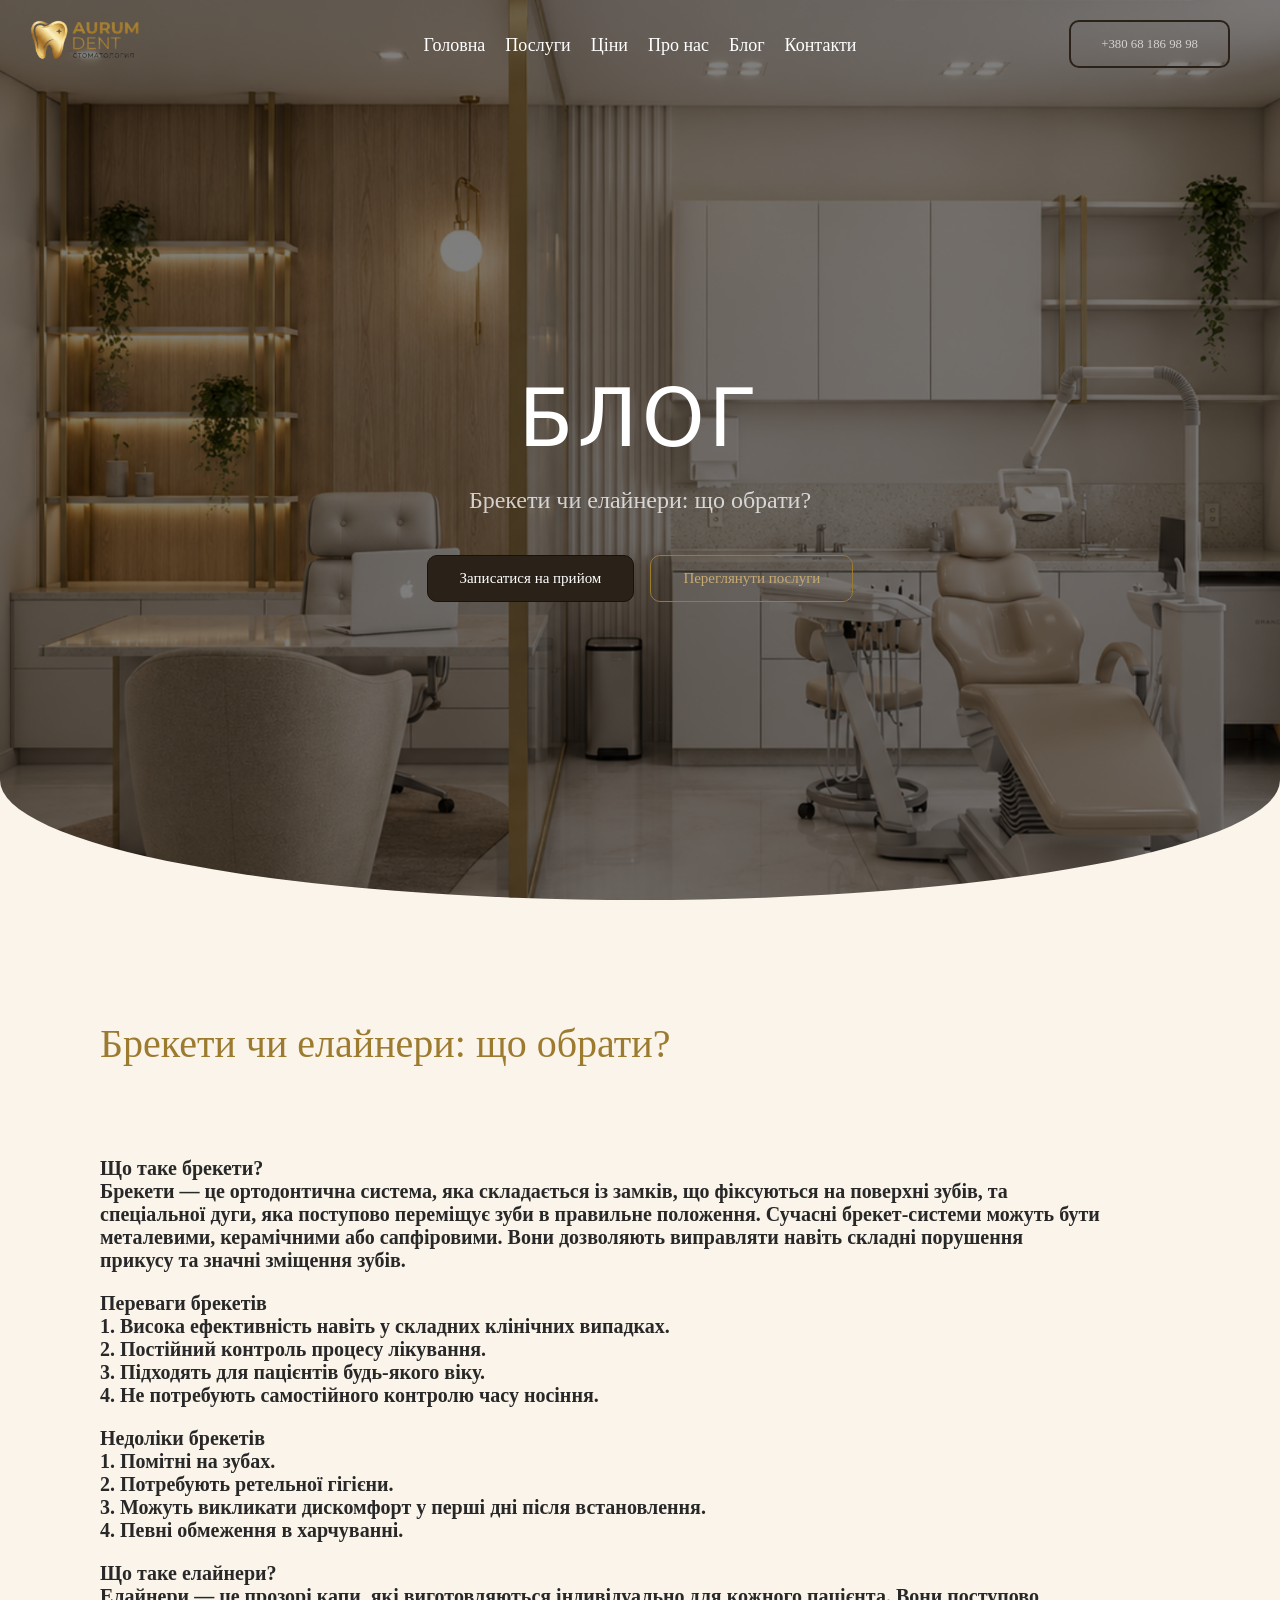
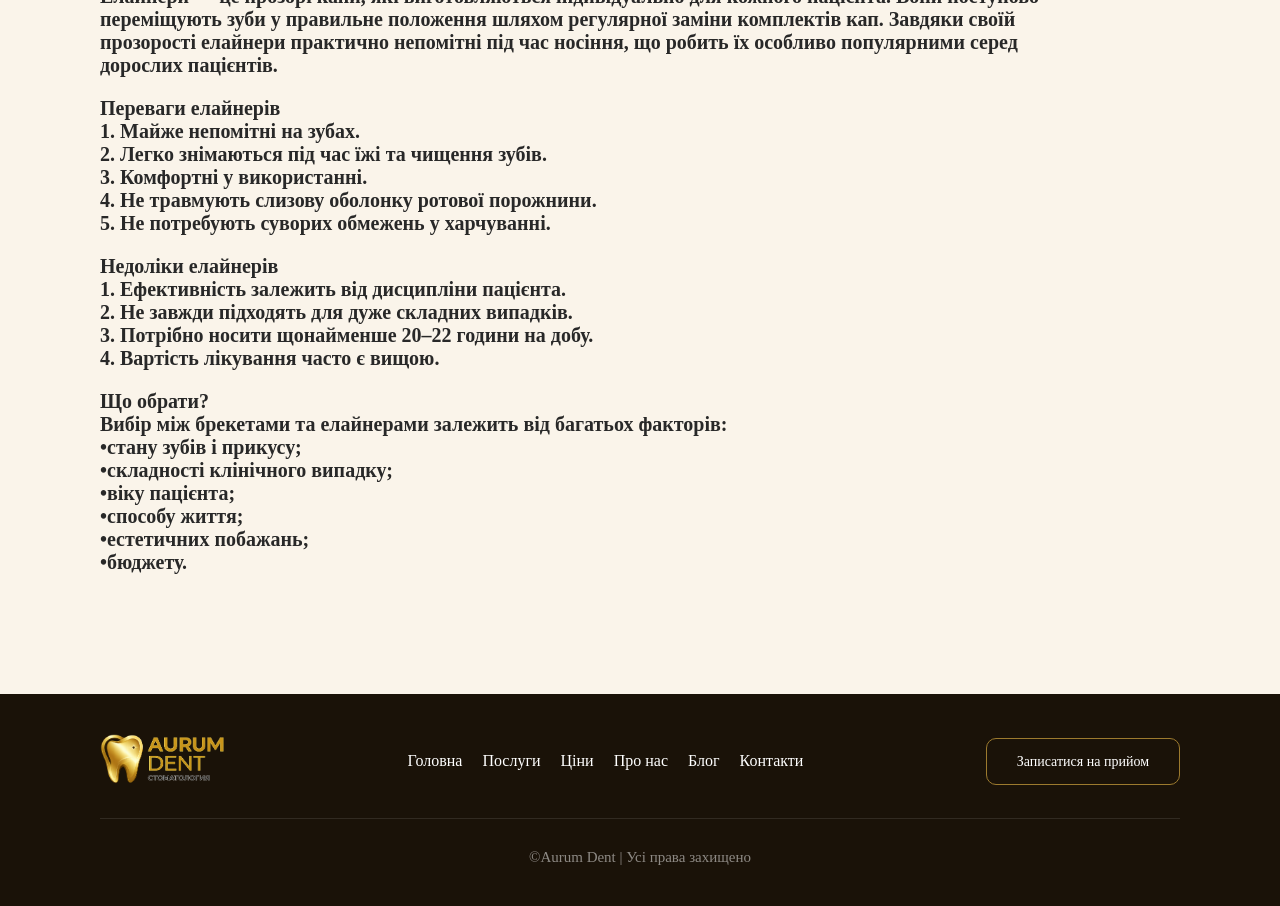
<file: index10.html>
<!DOCTYPE html>
<html lang="en">
<head>
    <meta charset="UTF-8">
    <meta name="viewport" content="width=device-width, initial-scale=1.0">
    <meta name="description" content="">
    <link rel="stylesheet" href="css/main7.css">
    <link rel="icon" href="assets/logo.png" type="image/png">

    <link rel="preconnect" href="https://fonts.googleapis.com">
    <link rel="preconnect" href="https://fonts.gstatic.com" crossorigin>
    <link href="https://fonts.googleapis.com/css2?family=Aboreto&display=swap" rel="stylesheet">

    <title>Aurum Dent | Блог | Брекети чи елайнери: що обрати?</title>
</head>
<body>

    <section class="home" id="home">

        <nav>

            <a href="index.html"><img src="assets/logo2.png"></a>

            <div class="burger">
                <span></span>
                <span></span>
                <span></span>
            </div>

            <ul class="sidebar">
                <li><a href="index.html">Головна</a></li>
                <li><a href="index2.html">Послуги</a></li>
                <li><a href="index3.html">Ціни</a></li>
                <li><a href="index4.html">Про нас</a></li>
                <li><a href="index5.html">Блог</a></li>
                <li><a href="index6.html">Контакти</a></li>
            </ul>

            <ul class="navbar">
                <li class="hideOnMobile"><a href="index.html">Головна</a></li>
                <li class="hideOnMobile"><a href="index2.html">Послуги</a></li>
                <li class="hideOnMobile"><a href="index3.html">Ціни</a></li>
                <li class="hideOnMobile"><a href="index4.html">Про нас</a></li>
                <li class="hideOnMobile"><a href="index5.html">Блог</a></li>
                <li class="hideOnMobile"><a href="index6.html">Контакти</a></li>
            </ul>

            <div class="number">
                <h1>+380 68 186 98 98</h1>
            </div>

        </nav>

        <div class="main">

            <div class="main-text">
                <h1>БЛОГ</h1>
                <h3>Брекети чи елайнери: що обрати?</h3>
            </div>

            <div class="buttons">
                <a href="index6.html">Записатися на прийом</a>
                <a href="index2.html">Переглянути послуги</a>
            </div>

        </div>

    </section>

    <section class="blog">

        <div class="box">

                <div class="main-text">
                    <h3>Брекети чи елайнери: що обрати?</h3>
                </div>

                <div class="text">
                    <h4>Що таке брекети?<br>
                        Брекети — це ортодонтична система, яка складається із замків, що фіксуються на поверхні зубів, та спеціальної дуги, яка поступово переміщує зуби в правильне положення.
                        Сучасні брекет-системи можуть бути металевими, керамічними або сапфіровими. Вони дозволяють виправляти навіть складні порушення прикусу та значні зміщення зубів.</h4>
                    <h4>Переваги брекетів<br>
                        1. Висока ефективність навіть у складних клінічних випадках.<br>
                        2. Постійний контроль процесу лікування.<br>
                        3. Підходять для пацієнтів будь-якого віку.<br>
                        4. Не потребують самостійного контролю часу носіння.</h4>
                    <h4> Недоліки брекетів<br>
                        1. Помітні на зубах.<br>
                        2. Потребують ретельної гігієни.<br>
                        3. Можуть викликати дискомфорт у перші дні після встановлення.<br>
                        4. Певні обмеження в харчуванні.</h4>
                    <h4>Що таке елайнери?<br>
                        Елайнери — це прозорі капи, які виготовляються індивідуально для кожного пацієнта. Вони поступово переміщують зуби у правильне положення шляхом регулярної заміни комплектів кап.
                        Завдяки своїй прозорості елайнери практично непомітні під час носіння, що робить їх особливо популярними серед дорослих пацієнтів.</h4>
                    <h4>Переваги елайнерів<br>
                        1. Майже непомітні на зубах.<br>
                        2. Легко знімаються під час їжі та чищення зубів.<br>
                        3. Комфортні у використанні.<br>
                        4. Не травмують слизову оболонку ротової порожнини.<br>
                        5. Не потребують суворих обмежень у харчуванні.</h4>
                    <h4>Недоліки елайнерів<br>
                        1. Ефективність залежить від дисципліни пацієнта.<br>
                        2. Не завжди підходять для дуже складних випадків.<br>
                        3. Потрібно носити щонайменше 20–22 години на добу.<br>
                        4. Вартість лікування часто є вищою.</h4>
                    <h4>Що обрати?<br>
                        Вибір між брекетами та елайнерами залежить від багатьох факторів:<br>
                        •стану зубів і прикусу;<br>
                        •складності клінічного випадку;<br>
                        •віку пацієнта;<br>
                        •способу життя;<br>
                        •естетичних побажань;<br>
                        •бюджету.</h4>
                </div>
            </div>

    </section>

    <section class="footer">

        <div class="content">
            <div class="image">
                <a href="index.html"><img src="assets/logo1.png"></a>
            </div>

            <ul class="navbar">
                <li><a href="index.html">Головна</a></li>
                <li><a href="index2.html">Послуги</a></li>
                <li><a href="index3.html">Ціни</a></li>
                <li><a href="index4.html">Про нас</a></li>
                <li><a href="index5.html">Блог</a></li>
                <li><a href="index6.html">Контакти</a></li>
            </ul>

            <div class="button">
                <a href="index6.html">Записатися на прийом</a>
            </div>
        </div>

        <div class="last">
            <div class="line"></div>
            <div class="credit">
                <p>©Aurum Dent | Усі права захищено</p>
            </div>
        </div>

    </section>

<script src="js/script.js"></script>
</body>
</html>
</file>
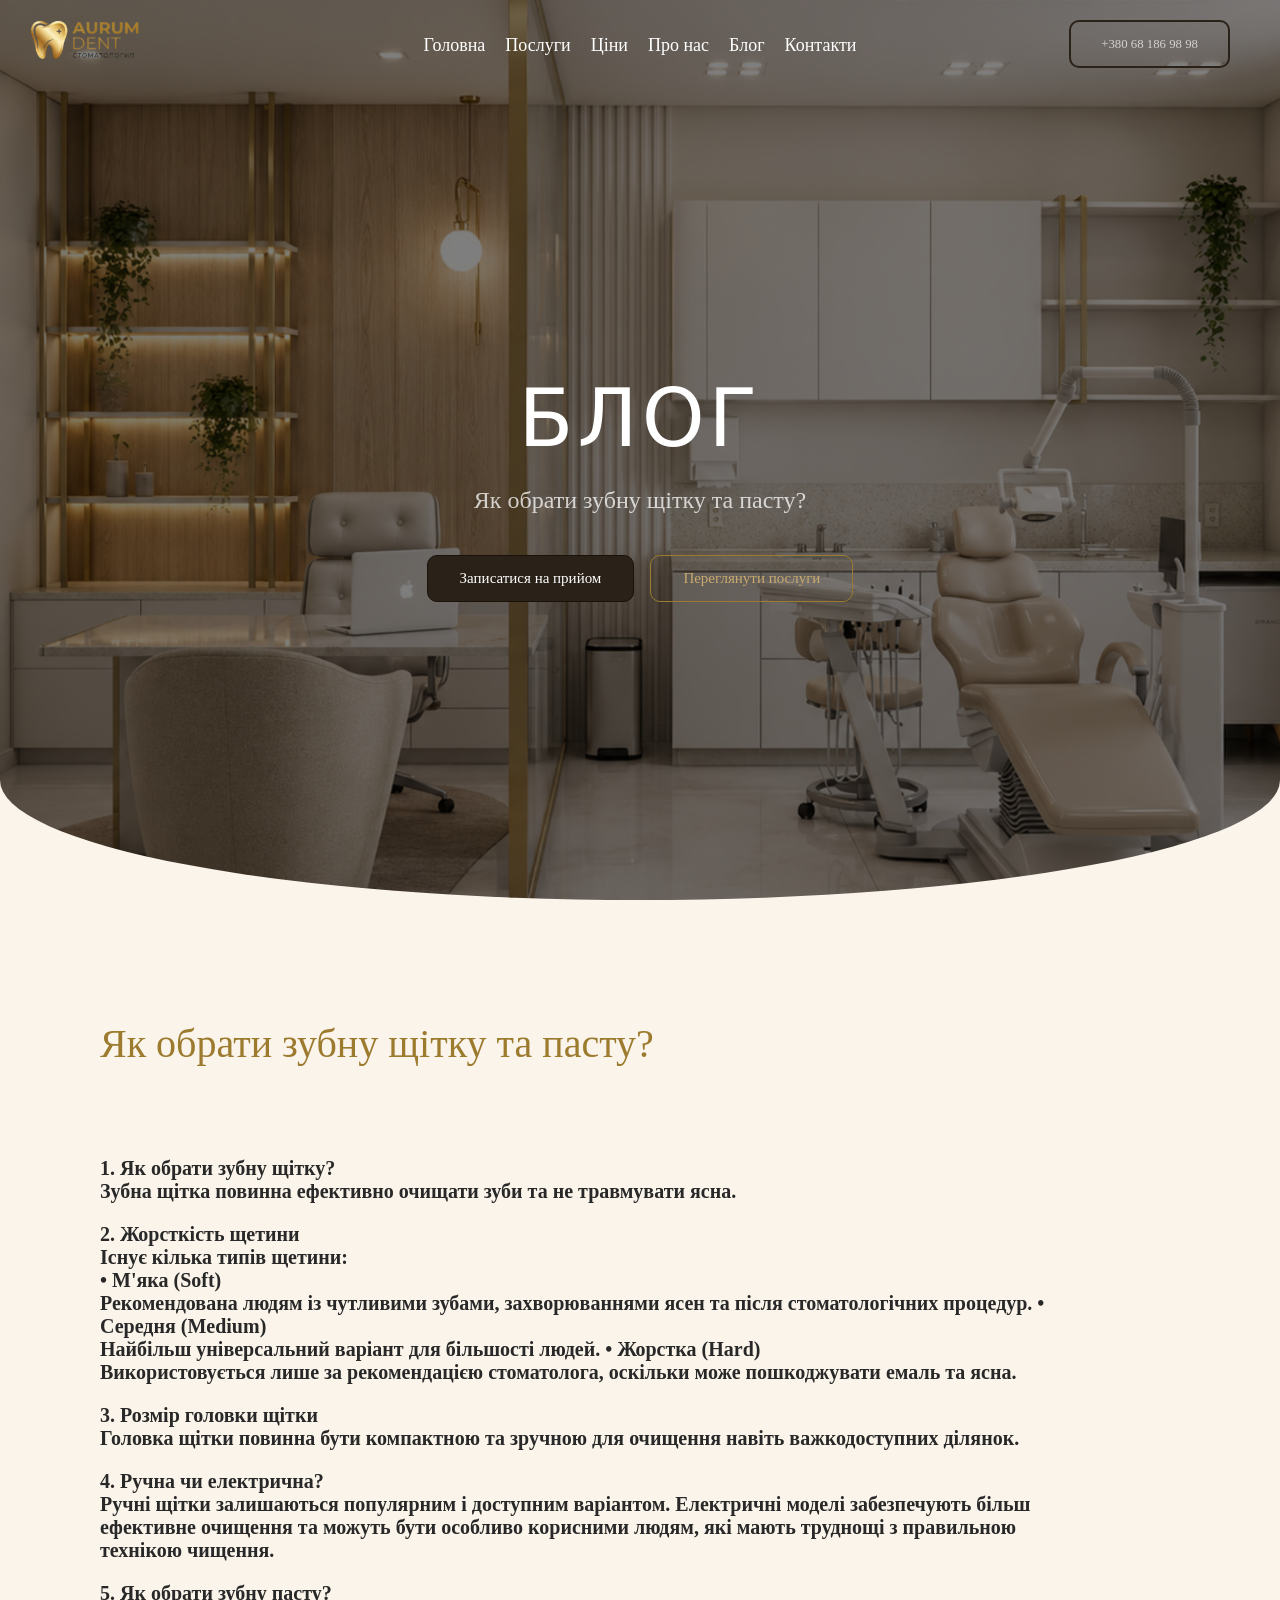
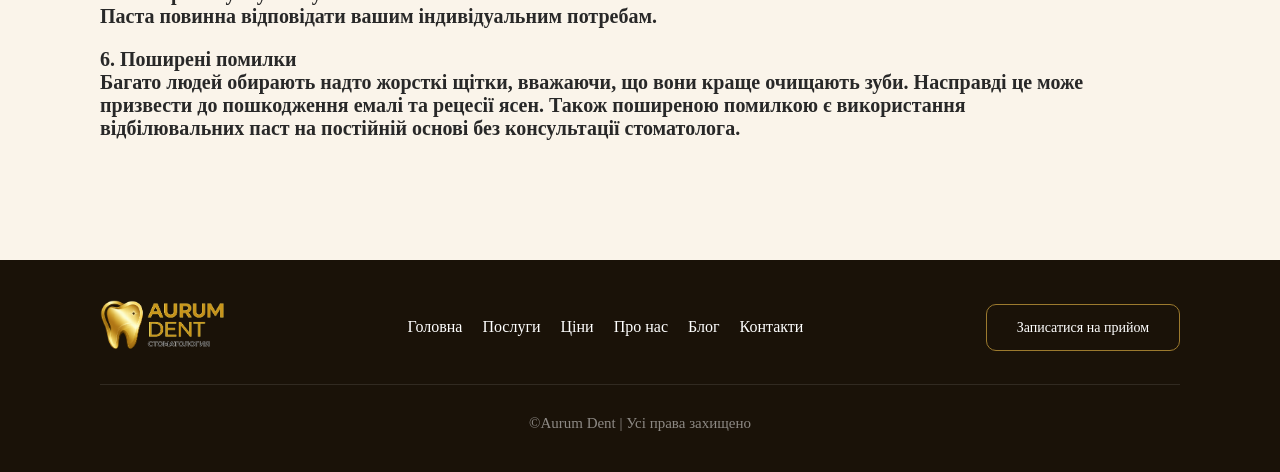
<file: index11.html>
<!DOCTYPE html>
<html lang="en">
<head>
    <meta charset="UTF-8">
    <meta name="viewport" content="width=device-width, initial-scale=1.0">
    <meta name="description" content="">
    <link rel="stylesheet" href="css/main7.css">
    <link rel="icon" href="assets/logo.png" type="image/png">

    <link rel="preconnect" href="https://fonts.googleapis.com">
    <link rel="preconnect" href="https://fonts.gstatic.com" crossorigin>
    <link href="https://fonts.googleapis.com/css2?family=Aboreto&display=swap" rel="stylesheet">

    <title>Aurum Dent | Блог | Як обрати зубну щітку та пасту?</title>
</head>
<body>

    <section class="home" id="home">

        <nav>

            <a href="index.html"><img src="assets/logo2.png"></a>

            <div class="burger">
                <span></span>
                <span></span>
                <span></span>
            </div>

            <ul class="sidebar">
                <li><a href="index.html">Головна</a></li>
                <li><a href="index2.html">Послуги</a></li>
                <li><a href="index3.html">Ціни</a></li>
                <li><a href="index4.html">Про нас</a></li>
                <li><a href="index5.html">Блог</a></li>
                <li><a href="index6.html">Контакти</a></li>
            </ul>

            <ul class="navbar">
                <li class="hideOnMobile"><a href="index.html">Головна</a></li>
                <li class="hideOnMobile"><a href="index2.html">Послуги</a></li>
                <li class="hideOnMobile"><a href="index3.html">Ціни</a></li>
                <li class="hideOnMobile"><a href="index4.html">Про нас</a></li>
                <li class="hideOnMobile"><a href="index5.html">Блог</a></li>
                <li class="hideOnMobile"><a href="index6.html">Контакти</a></li>
            </ul>

            <div class="number">
                <h1>+380 68 186 98 98</h1>
            </div>

        </nav>

        <div class="main">

            <div class="main-text">
                <h1>БЛОГ</h1>
                <h3>Як обрати зубну щітку та пасту?</h3>
            </div>

            <div class="buttons">
                <a href="index6.html">Записатися на прийом</a>
                <a href="index2.html">Переглянути послуги</a>
            </div>

        </div>

    </section>

    <section class="blog">

        <div class="box">

                <div class="main-text">
                    <h3>Як обрати зубну щітку та пасту?</h3>
                </div>

                <div class="text">
                    <h4>1. Як обрати зубну щітку?<br>
                        Зубна щітка повинна ефективно очищати зуби та не травмувати ясна.</h4>
                    <h4>2. Жорсткість щетини<br>
                    Існує кілька типів щетини:<br>
                    • М'яка (Soft)<br>
                    Рекомендована людям із чутливими зубами, захворюваннями ясен та після стоматологічних процедур.
                    • Середня (Medium)<br>
                    Найбільш універсальний варіант для більшості людей.
                    • Жорстка (Hard)<br>
                    Використовується лише за рекомендацією стоматолога, оскільки може пошкоджувати емаль та ясна.</h4>
                    <h4>3. Розмір головки щітки<br>
                        Головка щітки повинна бути компактною та зручною для очищення навіть важкодоступних ділянок.</h4>
                    <h4>4. Ручна чи електрична?<br>
                        Ручні щітки залишаються популярним і доступним варіантом. Електричні моделі забезпечують більш ефективне очищення та можуть бути особливо корисними людям, які мають труднощі з правильною технікою чищення.</h4>
                    <h4>5. Як обрати зубну пасту?<br>
                        Паста повинна відповідати вашим індивідуальним потребам.</h4>
                    <h4>6. Поширені помилки <br>
                        Багато людей обирають надто жорсткі щітки, вважаючи, що вони краще очищають зуби. Насправді це може призвести до пошкодження емалі та рецесії ясен. Також поширеною помилкою є використання відбілювальних паст на постійній основі без консультації стоматолога.</h4>

                </div>
            </div>

    </section>

    <section class="footer">

        <div class="content">
            <div class="image">
                <a href="index.html"><img src="assets/logo1.png"></a>
            </div>

            <ul class="navbar">
                <li><a href="index.html">Головна</a></li>
                <li><a href="index2.html">Послуги</a></li>
                <li><a href="index3.html">Ціни</a></li>
                <li><a href="index4.html">Про нас</a></li>
                <li><a href="index5.html">Блог</a></li>
                <li><a href="index6.html">Контакти</a></li>
            </ul>

            <div class="button">
                <a href="index6.html">Записатися на прийом</a>
            </div>
        </div>

        <div class="last">
            <div class="line"></div>
            <div class="credit">
                <p>©Aurum Dent | Усі права захищено</p>
            </div>
        </div>

    </section>

<script src="js/script.js"></script>
</body>
</html>
</file>
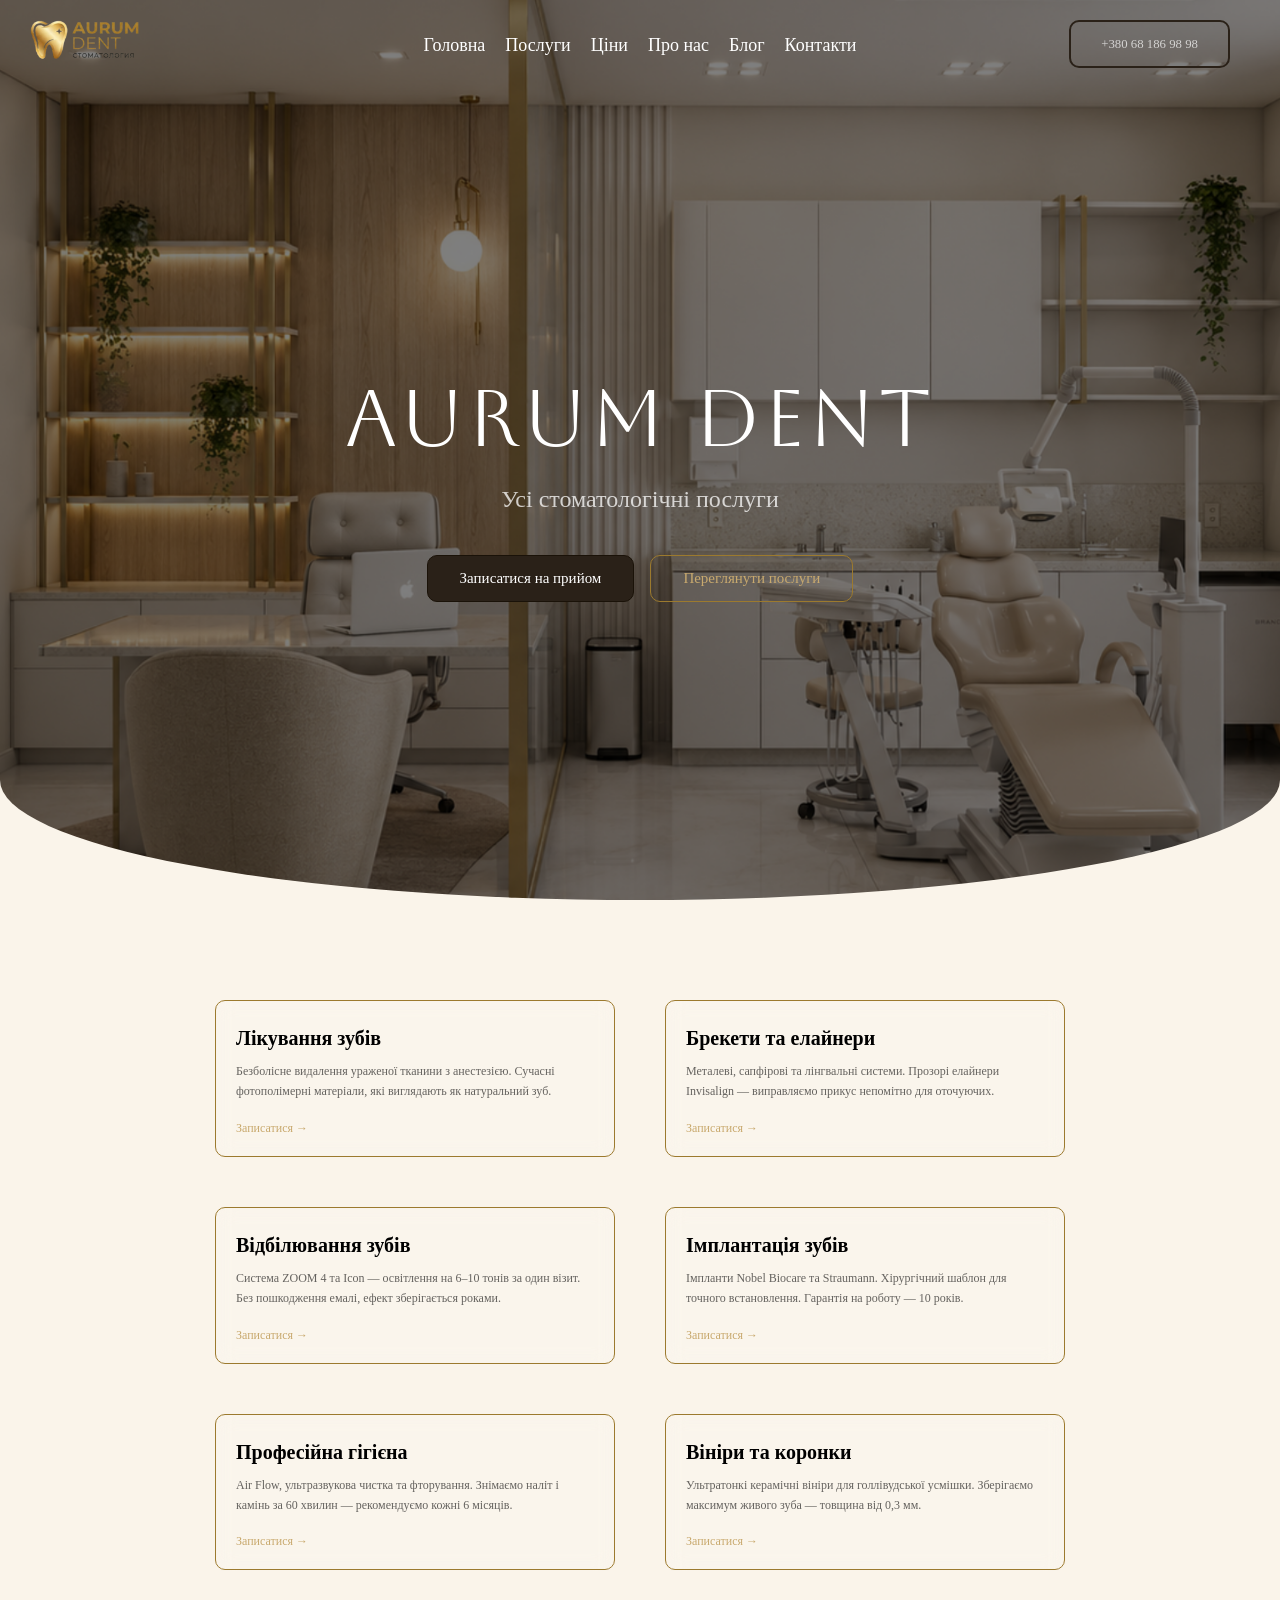
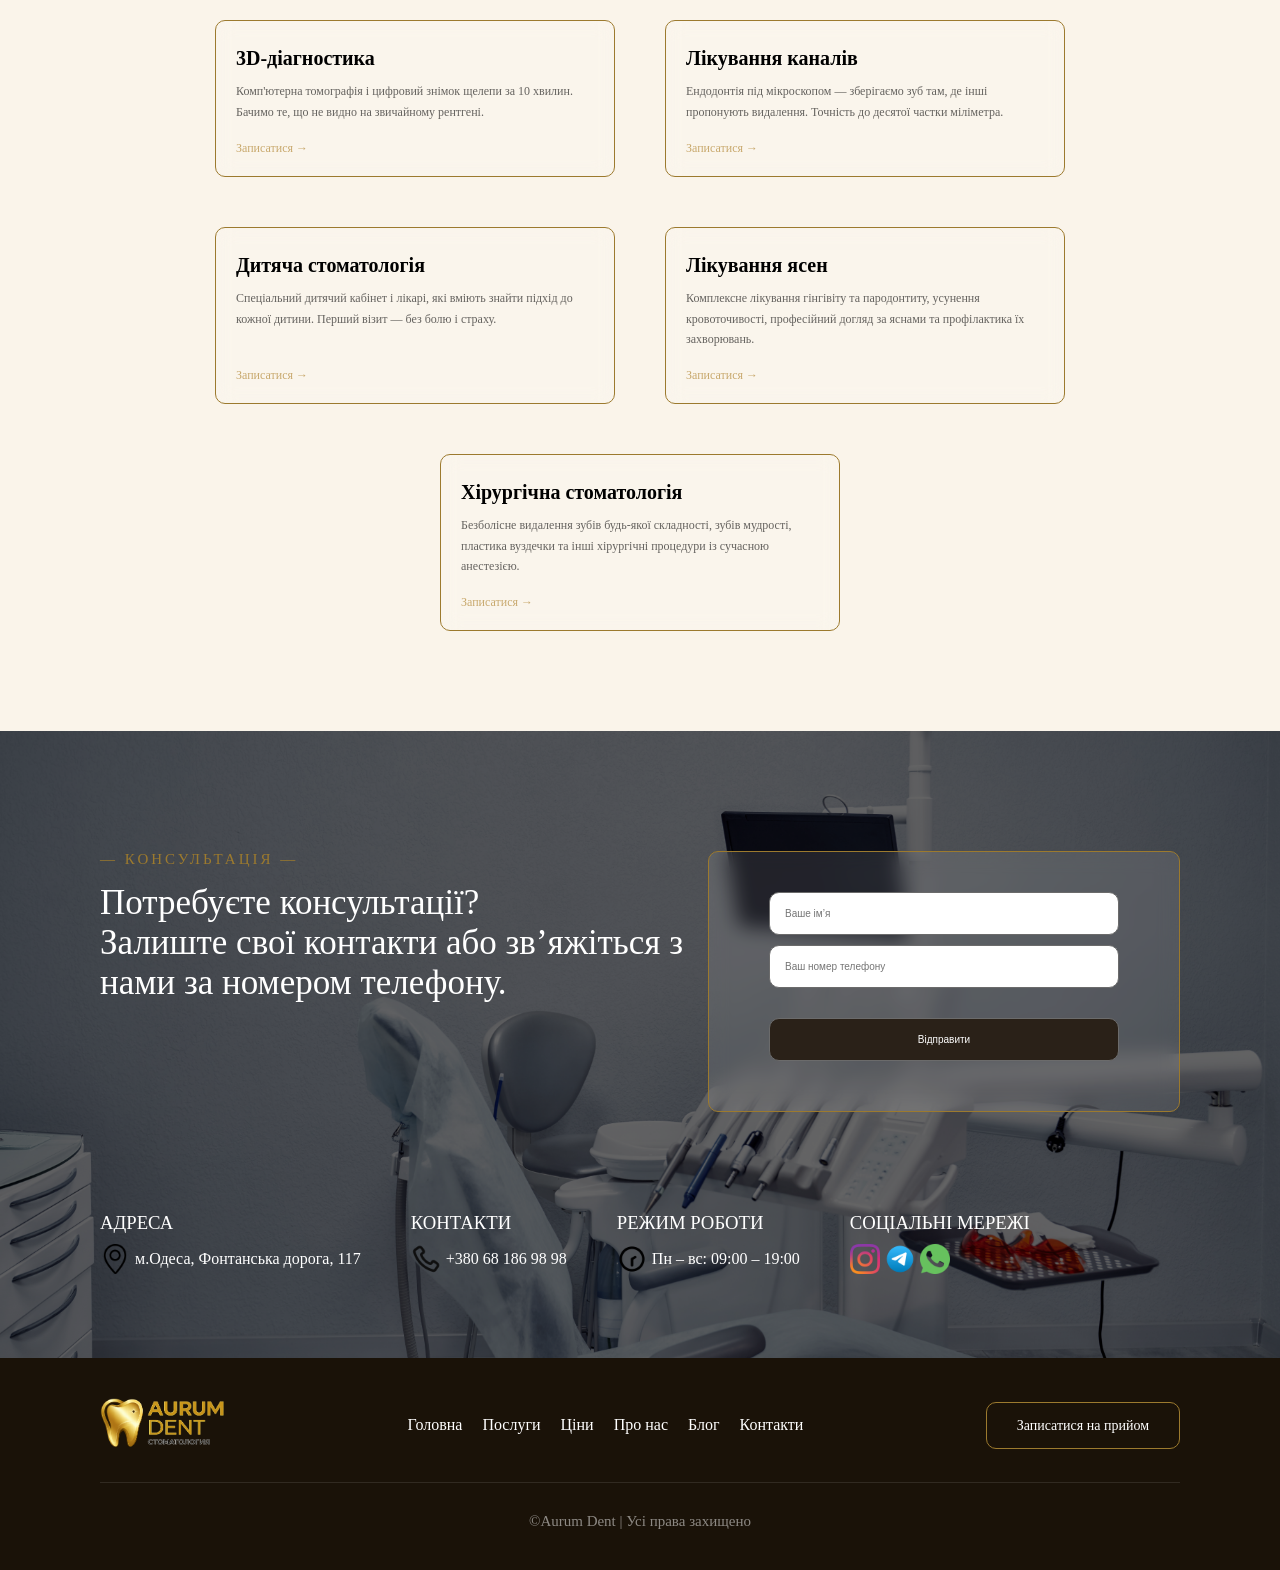
<file: index2.html>
<!DOCTYPE html>
<html lang="en">
<head>
    <meta charset="UTF-8">
    <meta name="viewport" content="width=device-width, initial-scale=1.0">
    <meta name="description" content="">
    <link rel="stylesheet" href="css/main2.css">
    <link rel="icon" href="assets/logo.png" type="image/png">

    <link rel="preconnect" href="https://fonts.googleapis.com">
    <link rel="preconnect" href="https://fonts.gstatic.com" crossorigin>
    <link href="https://fonts.googleapis.com/css2?family=Aboreto&display=swap" rel="stylesheet">

    <title>Aurum Dent | Послуги</title>
</head>
<body>

    <section class="home" id="home">

        <nav>

            <a href="index.html"><img src="assets/logo2.png"></a>

            <div class="burger">
                <span></span>
                <span></span>
                <span></span>
            </div>

            <ul class="sidebar">
                <li><a href="index.html">Головна</a></li>
                <li><a href="index2.html">Послуги</a></li>
                <li><a href="index3.html">Ціни</a></li>
                <li><a href="index4.html">Про нас</a></li>
                <li><a href="index5.html">Блог</a></li>
                <li><a href="index6.html">Контакти</a></li>
            </ul>

            <ul class="navbar">
                <li class="hideOnMobile"><a href="index.html">Головна</a></li>
                <li class="hideOnMobile"><a href="index2.html">Послуги</a></li>
                <li class="hideOnMobile"><a href="index3.html">Ціни</a></li>
                <li class="hideOnMobile"><a href="index4.html">Про нас</a></li>
                <li class="hideOnMobile"><a href="index5.html">Блог</a></li>
                <li class="hideOnMobile"><a href="index6.html">Контакти</a></li>
            </ul>

            <div class="number">
                <h1>+380 68 186 98 98</h1>
            </div>

        </nav>

        <div class="main">

            <div class="main-text">
                <h1>AURUM DENT</h1>
                <h3>Усі стоматологічні послуги</h3>
            </div>

            <div class="buttons">
                <a href="index6.html">Записатися на прийом</a>
                <a href="#services">Переглянути послуги</a>
            </div>

        </div>

    </section>



    <section class="services" id="services">

        <div class="box-container">

                    <div class="box">
                        <div class="text">
                        <h3>Лікування зубів</h3>
                        <p>Безболісне видалення ураженої тканини з анестезією. Сучасні фотополімерні матеріали, які виглядають як натуральний зуб.</p>
                        </div>
                        <div class="button"><a href="index6.html">Записатися →</a></div>
                    </div>

                    <div class="box">
                        <div class="text">
                        <h3>Брекети та елайнери</h3>
                        <p>Металеві, сапфірові та лінгвальні системи. Прозорі елайнери Invisalign — виправляємо прикус непомітно для оточуючих.</p>
                        </div>
                        <div class="button"><a href="index6.html">Записатися →</a></div>
                    </div>

                    <div class="box">
                        <div class="text">
                        <h3>Відбілювання зубів</h3>
                        <p>Система ZOOM 4 та Icon — освітлення на 6–10 тонів за один візит. Без пошкодження емалі, ефект зберігається роками.</p>
                        </div>
                        <div class="button"><a href="index6.html">Записатися →</a></div>
                    </div>

                    <div class="box">
                        <div class="text">
                        <h3>Імплантація зубів</h3>
                        <p>Імпланти Nobel Biocare та Straumann. Хірургічний шаблон для точного встановлення. Гарантія на роботу — 10 років.</p>
                        </div>
                        <div class="button"><a href="index6.html">Записатися →</a></div>
                    </div>

                    <div class="box">
                        <div class="text">
                        <h3>Професійна гігієна</h3>
                        <p>Air Flow, ультразвукова чистка та фторування. Знімаємо наліт і камінь за 60 хвилин — рекомендуємо кожні 6 місяців.</p>
                        </div>
                        <div class="button"><a href="index6.html">Записатися →</a></div>
                    </div>

                    <div class="box">
                        <div class="text">
                        <h3>Вініри та коронки</h3>
                        <p>Ультратонкі керамічні вініри для голлівудської усмішки. Зберігаємо максимум живого зуба — товщина від 0,3 мм.</p>
                        </div>
                        <div class="button"><a href="index6.html">Записатися →</a></div>
                    </div>

                    <div class="box">
                        <div class="text">
                        <h3>3D-діагностика</h3>
                        <p>Комп'ютерна томографія і цифровий знімок щелепи за 10 хвилин. Бачимо те, що не видно на звичайному рентгені.</p>
                        </div>
                        <div class="button"><a href="index6.html">Записатися →</a></div>
                    </div>

                    <div class="box">
                        <div class="text">
                        <h3>Лікування каналів</h3>
                        <p>Ендодонтія під мікроскопом — зберігаємо зуб там, де інші пропонують видалення. Точність до десятої частки міліметра.</p>
                        </div>
                        <div class="button"><a href="index6.html">Записатися →</a></div>
                    </div>

                    <div class="box">
                        <div class="text">
                        <h3>Дитяча стоматологія</h3>
                        <p>Спеціальний дитячий кабінет і лікарі, які вміють знайти підхід до кожної дитини. Перший візит — без болю і страху.</p>
                        </div>
                        <div class="button"><a href="index6.html">Записатися →</a></div>
                    </div>

                    <div class="box">
                        <div class="text">
                            <h3>Лікування ясен</h3>
                            <p>Комплексне лікування гінгівіту та пародонтиту, усунення кровоточивості, професійний догляд за яснами та профілактика їх захворювань.</p>
                        </div>
                        <div class="button">
                            <a href="index6.html">Записатися →</a>
                        </div>
                    </div>
                    <div class="box">
                        <div class="text">
                            <h3>Хірургічна стоматологія</h3>
                            <p>Безболісне видалення зубів будь-якої складності, зубів мудрості, пластика вуздечки та інші хірургічні процедури із сучасною анестезією.</p>
                        </div>
                        <div class="button">
                            <a href="index6.html">Записатися →</a>
                        </div>
                    </div>

        </div>

    </section>

    <section class="contacts">

        <div class="content">

            <div class="main-text">
                <p>— КОНСУЛЬТАЦІЯ — </p>
                <h1>Потребуєте консультації? <br> Залиште свої контакти або зв’яжіться з нами за номером телефону.</h1>
            </div>

            <div class="contact-form">
                <form action="" method="POST">
                    <input type="text" name="name" placeholder="Ваше ім’я" required>
                    <input type="tel" name="number" placeholder="Ваш номер телефону" required>
                    <input type="submit" value="Відправити" class="submit" required>
                </form>
            </div>

        </div>

        <div class="content">

            <div class="box-container">

                <div class="box">
                    <div class="text-1">
                        <h3>АДРЕСА</h3>
                    </div>

                    <div class="text-2">
                        <img src="assets/location-pin-svgrepo-com.png">
                        <h4>м.Одеса, Фонтанська дорога, 117</h4>
                    </div>
                </div>

                <div class="box">
                    <div class="text-1">
                        <h3>КОНТАКТИ</h3>
                    </div>

                    <div class="text-2">
                        <img src="assets/call.png">
                        <h4>+380 68 186 98 98</h4>
                    </div>
                </div>

                <div class="box">
                    <div class="text-1">
                        <h3>РЕЖИМ РОБОТИ</h3>
                    </div>

                    <div class="text-2">
                        <img src="assets/clock.png">
                        <h4>Пн – вс: 09:00 – 19:00</h4>
                    </div>
                </div>

                <div class="box">
                    <div class="text-1">
                        <h3>СОЦІАЛЬНІ МЕРЕЖІ</h3>
                    </div>

                    <div class="text-2">
                        <a href="https://www.instagram.com/webdev.olya?igsh=MW5jdHVjenhtdHpoMA=="><img src="assets/instagram.png"></a>
                        <a href="https://t.me/olyawebdev"><img src="assets/telegram.png"></a>
                        <a href=""><img src="assets/whatsapp.png"></a>
                    </div>
                </div>

            </div>

        </div>

    </section>

    <section class="footer">

        <div class="content">
            <div class="image">
                <a href="index.html"><img src="assets/logo1.png"></a>
            </div>

            <ul class="navbar">
                <li><a href="index.html">Головна</a></li>
                <li><a href="index2.html">Послуги</a></li>
                <li><a href="index3.html">Ціни</a></li>
                <li><a href="index4.html">Про нас</a></li>
                <li><a href="index5.html">Блог</a></li>
                <li><a href="index6.html">Контакти</a></li>
            </ul>

            <div class="button">
                <a href="index6.html">Записатися на прийом</a>
            </div>
        </div>

        <div class="last">
            <div class="line"></div>
            <div class="credit">
                <p>©Aurum Dent | Усі права захищено</p>
            </div>
        </div>

    </section>

<script src="js/script.js"></script>
    
</body>
</html>
</file>
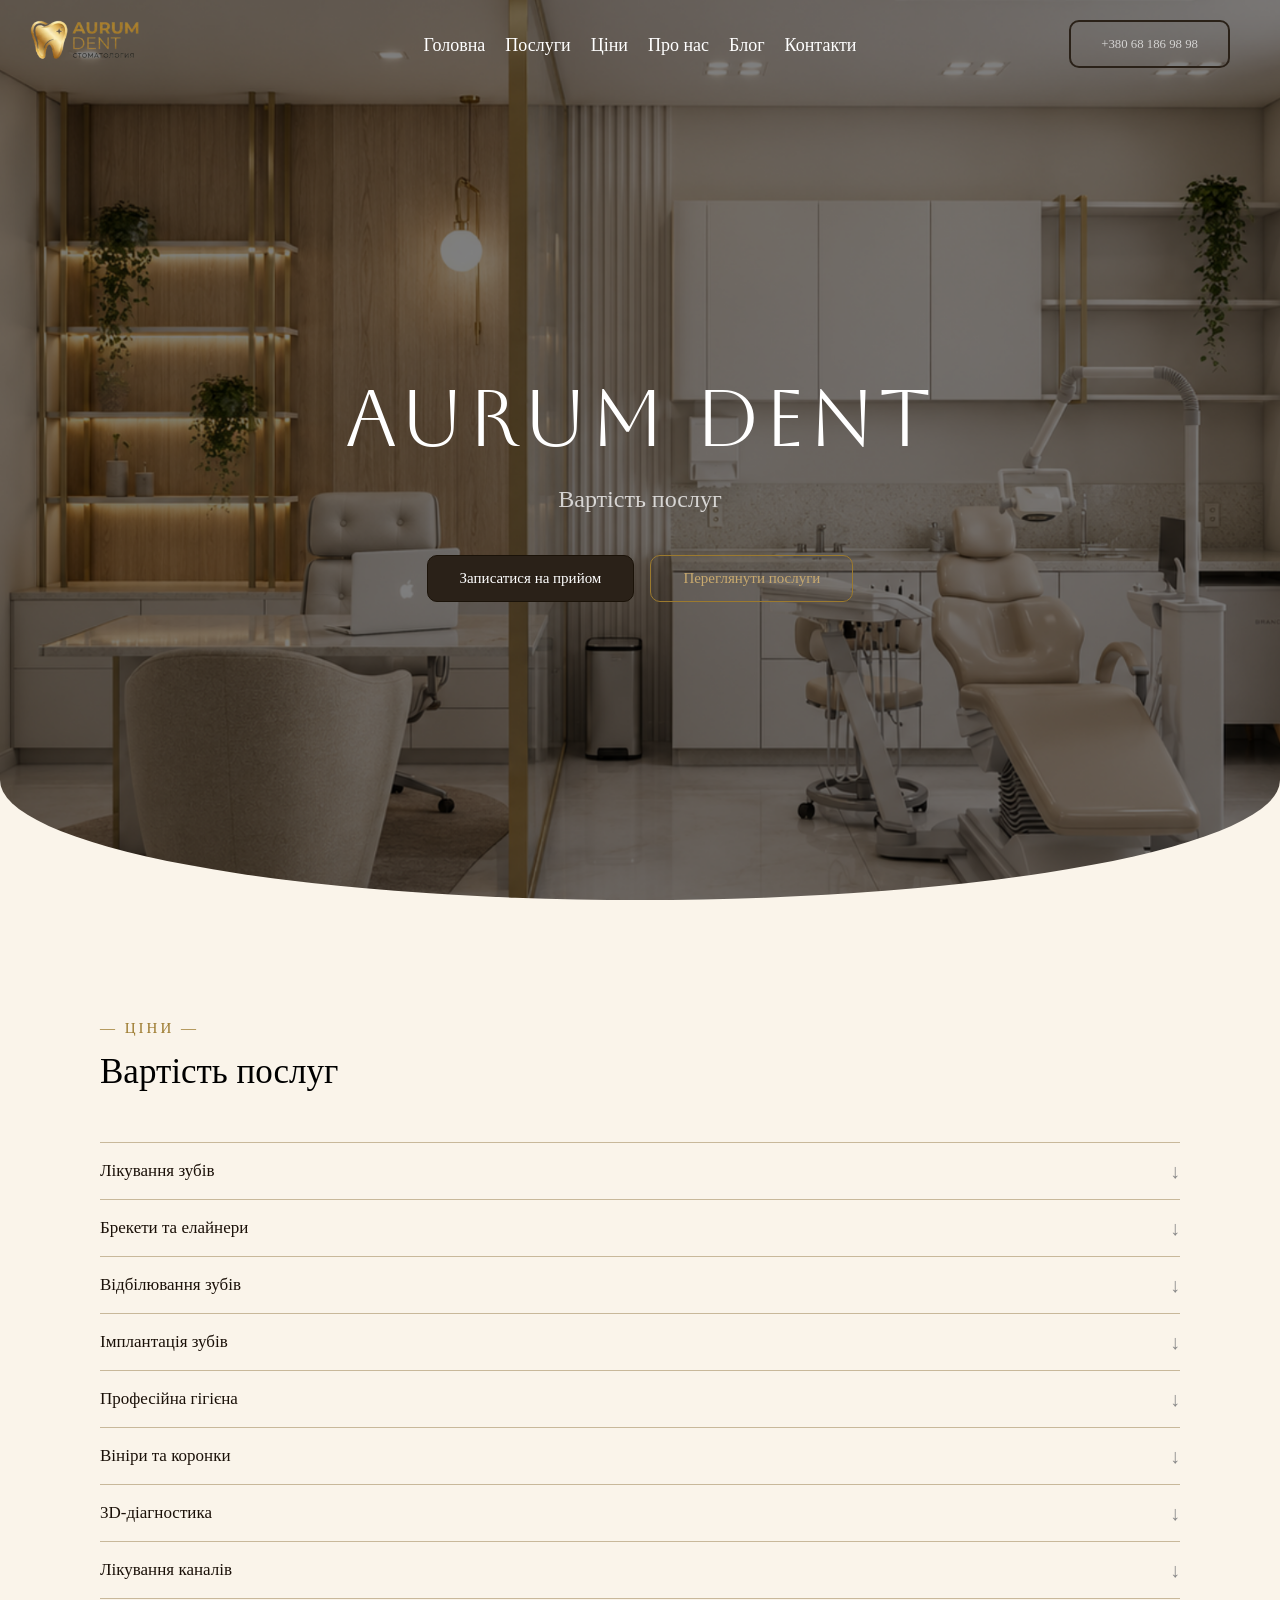
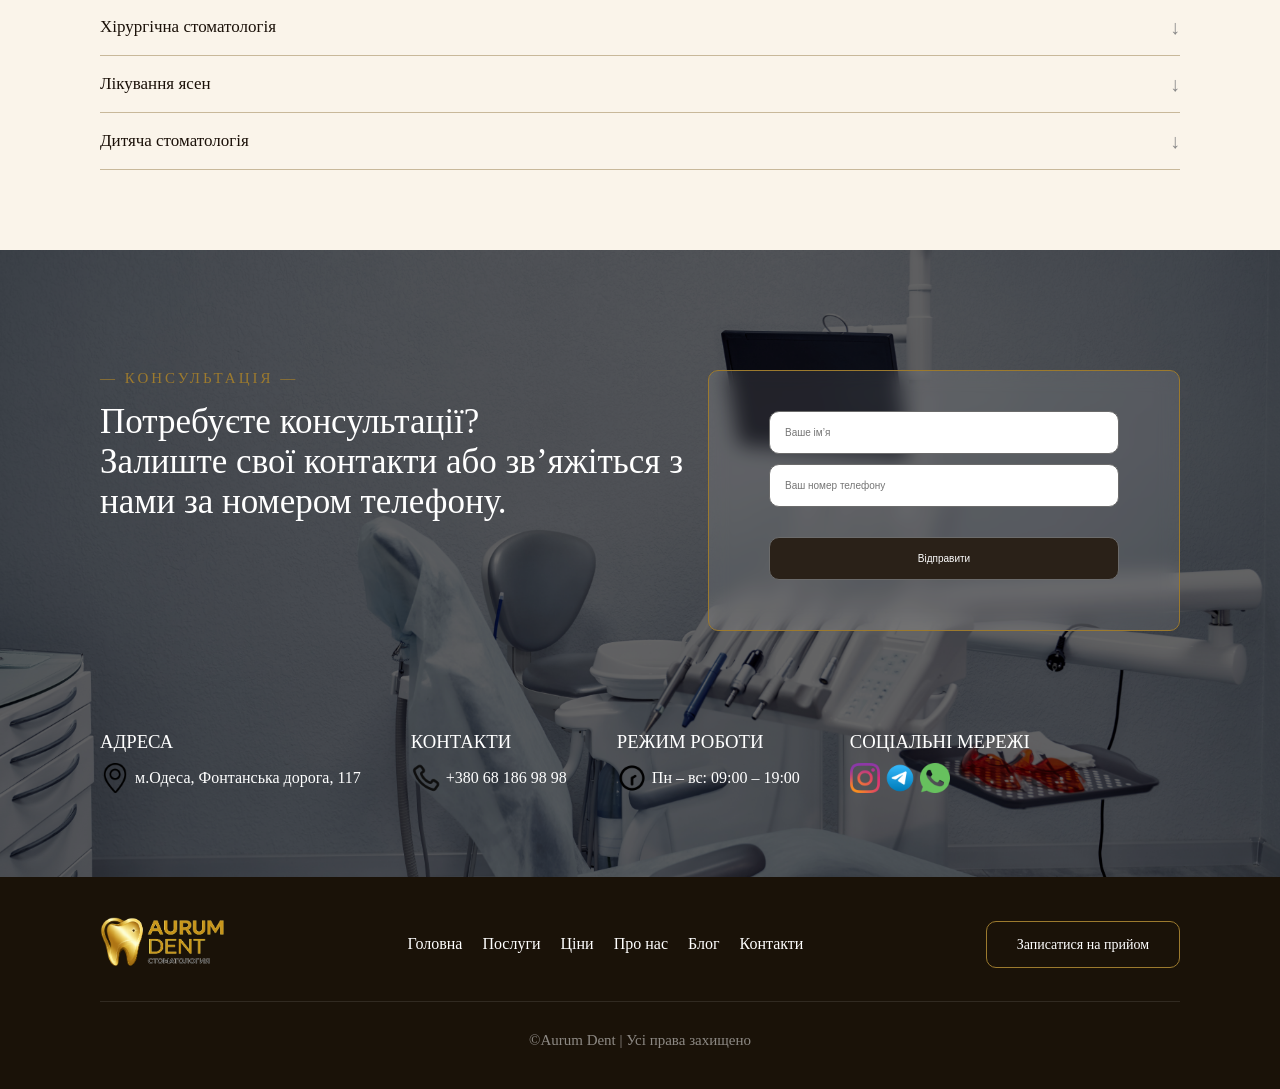
<file: index3.html>
<!DOCTYPE html>
<html lang="en">
<head>
    <meta charset="UTF-8">
    <meta name="viewport" content="width=device-width, initial-scale=1.0">
    <meta name="description" content="">
    <link rel="stylesheet" href="css/main3.css">
    <link rel="icon" href="assets/logo.png" type="image/png">

    <link rel="preconnect" href="https://fonts.googleapis.com">
    <link rel="preconnect" href="https://fonts.gstatic.com" crossorigin>
    <link href="https://fonts.googleapis.com/css2?family=Aboreto&display=swap" rel="stylesheet">

    <title>Aurum Dent | Ціни</title>
</head>
<body>

    <section class="home" id="home">

        <nav>

            <a href="index.html"><img src="assets/logo2.png"></a>

            <div class="burger">
                <span></span>
                <span></span>
                <span></span>
            </div>

            <ul class="sidebar">
                <li><a href="index.html">Головна</a></li>
                <li><a href="index2.html">Послуги</a></li>
                <li><a href="index3.html">Ціни</a></li>
                <li><a href="index4.html">Про нас</a></li>
                <li><a href="index5.html">Блог</a></li>
                <li><a href="index6.html">Контакти</a></li>
            </ul>

            <ul class="navbar">
                <li class="hideOnMobile"><a href="index.html">Головна</a></li>
                <li class="hideOnMobile"><a href="index2.html">Послуги</a></li>
                <li class="hideOnMobile"><a href="index3.html">Ціни</a></li>
                <li class="hideOnMobile"><a href="index4.html">Про нас</a></li>
                <li class="hideOnMobile"><a href="index5.html">Блог</a></li>
                <li class="hideOnMobile"><a href="index6.html">Контакти</a></li>
            </ul>

            <div class="number">
                <h1>+380 68 186 98 98</h1>
            </div>

        </nav>

        <div class="main">

            <div class="main-text">
                <h1>AURUM DENT</h1>
                <h3>Вартість послуг</h3>
            </div>

            <div class="buttons">
                <a href="index6.html">Записатися на прийом</a>
                <a href="index2.html">Переглянути послуги</a>
            </div>

        </div>

    </section>

    <section class="price" id="price">
        
        <div class="main-text">
            <p>— ЦІНИ —</p>
            <h1>Вартість послуг</h1>
        </div>

        <div id="accordion">
 
            <div class="acc-item">
            <div class="acc-header">
                <span class="acc-name">Лікування зубів</span>
                <span class="acc-arrow">↓</span>
            </div>
            <div class="acc-body">
                <div class="acc-body-inner">
                <div class="acc-row"><span class="acc-service">Консультація лікаря</span><span class="acc-price">від 200 грн</span></div>
                <div class="acc-row"><span class="acc-service">Лікування карієсу (1 поверхня)</span><span class="acc-price">від 1 200 грн</span></div>
                <div class="acc-row"><span class="acc-service">Лікування карієсу (2 поверхні)</span><span class="acc-price">від 1 600 грн</span></div>
                <div class="acc-row"><span class="acc-service">Реставрація зуба</span><span class="acc-price">від 2 000 грн</span></div>
                </div>
            </div>
            </div>
        
            <div class="acc-item">
            <div class="acc-header">
                <span class="acc-name">Брекети та елайнери</span>
                <span class="acc-arrow">↓</span>
            </div>
            <div class="acc-body">
                <div class="acc-body-inner">
                <div class="acc-row"><span class="acc-service">Брекети металеві</span><span class="acc-price">від 18 000 грн</span></div>
                <div class="acc-row"><span class="acc-service">Брекети керамічні</span><span class="acc-price">від 26 000 грн</span></div>
                <div class="acc-row"><span class="acc-service">Елайнери (одна щелепа)</span><span class="acc-price">від 22 000 грн</span></div>
                </div>
            </div>
            </div>
        
            <div class="acc-item">
            <div class="acc-header">
                <span class="acc-name">Відбілювання зубів</span>
                <span class="acc-arrow">↓</span>
            </div>
            <div class="acc-body">
                <div class="acc-body-inner">
                <div class="acc-row"><span class="acc-service">Beyond Polus</span><span class="acc-price">від 3 500 грн</span></div>
                <div class="acc-row"><span class="acc-service">ZOOM 4 (Philips)</span><span class="acc-price">від 4 900 грн</span></div>
                <div class="acc-row"><span class="acc-service">Домашнє (капи + гель)</span><span class="acc-price">від 1 200 грн</span></div>
                <div class="acc-row"><span class="acc-service">Мікроабразія (для плям)</span><span class="acc-price">від 900 грн</span></div>
                </div>
            </div>
            </div>
        
            <div class="acc-item">
            <div class="acc-header">
                <span class="acc-name">Імплантація зубів</span>
                <span class="acc-arrow">↓</span>
            </div>
            <div class="acc-body">
                <div class="acc-body-inner">
                <div class="acc-row"><span class="acc-service">Імплант (Nobel Biocare)</span><span class="acc-price">від 18 000 грн</span></div>
                <div class="acc-row"><span class="acc-service">Імплант (Straumann)</span><span class="acc-price">від 20 000 грн</span></div>
                <div class="acc-row"><span class="acc-service">Кісткова пластика</span><span class="acc-price">від 8 000 грн</span></div>
                </div>
            </div>
            </div>
        
            <div class="acc-item">
            <div class="acc-header">
                <span class="acc-name">Професійна гігієна</span>
                <span class="acc-arrow">↓</span>
            </div>
            <div class="acc-body">
                <div class="acc-body-inner">
                <div class="acc-row"><span class="acc-service">Ультразвукове чищення</span><span class="acc-price">від 800 грн</span></div>
                <div class="acc-row"><span class="acc-service">Air Flow</span><span class="acc-price">від 1 100 грн</span></div>
                <div class="acc-row"><span class="acc-service">Комплексна гігієна</span><span class="acc-price">від 1 600 грн</span></div>
                </div>
            </div>
            </div>
        
            <div class="acc-item">
            <div class="acc-header">
                <span class="acc-name">Вініри та коронки</span>
                <span class="acc-arrow">↓</span>
            </div>
            <div class="acc-body">
                <div class="acc-body-inner">
                <div class="acc-row"><span class="acc-service">Порцеляновий вінір</span><span class="acc-price">від 7 000 грн</span></div>
                <div class="acc-row"><span class="acc-service">Циркон-оксидна коронка</span><span class="acc-price">від 6 500 грн</span></div>
                <div class="acc-row"><span class="acc-service">Металокерамічна коронка</span><span class="acc-price">від 3 500 грн</span></div>
                </div>
            </div>
            </div>
        
            <div class="acc-item">
            <div class="acc-header">
                <span class="acc-name">3D-діагностика</span>
                <span class="acc-arrow">↓</span>
            </div>
            <div class="acc-body">
                <div class="acc-body-inner">
                <div class="acc-row"><span class="acc-service">Панорамний знімок</span><span class="acc-price">від 350 грн</span></div>
                <div class="acc-row"><span class="acc-service">КТ (одна щелепа)</span><span class="acc-price">від 800 грн</span></div>
                <div class="acc-row"><span class="acc-service">КТ (обидві щелепи)</span><span class="acc-price">від 1 200 грн</span></div>
                </div>
            </div>
            </div>
        
            <div class="acc-item">
            <div class="acc-header">
                <span class="acc-name">Лікування каналів</span>
                <span class="acc-arrow">↓</span>
            </div>
            <div class="acc-body">
                <div class="acc-body-inner">
                <div class="acc-row"><span class="acc-service">1 канал (машинне)</span><span class="acc-price">від 2 200 грн</span></div>
                <div class="acc-row"><span class="acc-service">2 канали</span><span class="acc-price">від 3 500 грн</span></div>
                <div class="acc-row"><span class="acc-service">3+ канали</span><span class="acc-price">від 4 800 грн</span></div>
                </div>
            </div>
            </div>

            <div class="acc-item">
            <div class="acc-header">
                <span class="acc-name">Хірургічна стоматологія</span>
                <span class="acc-arrow">↓</span>
            </div>
            <div class="acc-body">
                    <div class="acc-body-inner">
                    <div class="acc-row"><span class="acc-service">Видалення простого зуба</span><span class="acc-price">від 1 200 грн</span></div>
                    <div class="acc-row"><span class="acc-service">Видалення зуба мудрості</span><span class="acc-price">від 2 800 грн</span></div>
                    <div class="acc-row"><span class="acc-service">Резекція верхівки кореня</span><span class="acc-price">від 3 500 грн</span></div>
                    <div class="acc-row"><span class="acc-service">Пластика вуздечки</span><span class="acc-price">від 2 000 грн</span></div>
                </div>
            </div>
            </div>

            <div class="acc-item">
            <div class="acc-header">
                <span class="acc-name">Лікування ясен</span>
                <span class="acc-arrow">↓</span>
            </div>
            <div class="acc-body">
                <div class="acc-body-inner">
                    <div class="acc-row"><span class="acc-service">Консультація пародонтолога</span><span class="acc-price">від 300 грн</span></div>
                    <div class="acc-row"><span class="acc-service">Лікування гінгівіту</span><span class="acc-price">від 1 500 грн</span></div>
                    <div class="acc-row"><span class="acc-service">Лікування пародонтиту</span><span class="acc-price">від 2 500 грн</span></div>
                    <div class="acc-row"><span class="acc-service">Кюретаж пародонтальних кишень</span><span class="acc-price">від 2 200 грн</span></div>
                </div>
            </div>
            </div>
        
            <div class="acc-item">
            <div class="acc-header">
                <span class="acc-name">Дитяча стоматологія</span>
                <span class="acc-arrow">↓</span>
            </div>
            <div class="acc-body">
                <div class="acc-body-inner">
                <div class="acc-row"><span class="acc-service">Консультація дитячого лікаря</span><span class="acc-price">від 200 грн</span></div>
                <div class="acc-row"><span class="acc-service">Лікування молочного зуба</span><span class="acc-price">від 900 грн</span></div>
                <div class="acc-row"><span class="acc-service">Герметизація фісур</span><span class="acc-price">від 600 грн</span></div>
                </div>
            </div>
            </div>
        
        </div>

    </section>

    <section class="contacts">

        <div class="content">

            <div class="main-text">
                <p>— КОНСУЛЬТАЦІЯ — </p>
                <h1>Потребуєте консультації? <br> Залиште свої контакти або зв’яжіться з нами за номером телефону.</h1>
            </div>

            <div class="contact-form">
                <form action="" method="POST">
                    <input type="text" name="name" placeholder="Ваше ім’я" required>
                    <input type="tel" name="number" placeholder="Ваш номер телефону" required>
                    <input type="submit" value="Відправити" class="submit" required>
                </form>
            </div>

        </div>

        <div class="content">

            <div class="box-container">

                <div class="box">
                    <div class="text-1">
                        <h3>АДРЕСА</h3>
                    </div>

                    <div class="text-2">
                        <img src="assets/location-pin-svgrepo-com.png">
                        <h4>м.Одеса, Фонтанська дорога, 117</h4>
                    </div>
                </div>

                <div class="box">
                    <div class="text-1">
                        <h3>КОНТАКТИ</h3>
                    </div>

                    <div class="text-2">
                        <img src="assets/call.png">
                        <h4>+380 68 186 98 98</h4>
                    </div>
                </div>

                <div class="box">
                    <div class="text-1">
                        <h3>РЕЖИМ РОБОТИ</h3>
                    </div>

                    <div class="text-2">
                        <img src="assets/clock.png">
                        <h4>Пн – вс: 09:00 – 19:00</h4>
                    </div>
                </div>

                <div class="box">
                    <div class="text-1">
                        <h3>СОЦІАЛЬНІ МЕРЕЖІ</h3>
                    </div>

                    <div class="text-2">
                        <a href="https://www.instagram.com/webdev.olya?igsh=MW5jdHVjenhtdHpoMA=="><img src="assets/instagram.png"></a>
                        <a href="https://t.me/olyawebdev"><img src="assets/telegram.png"></a>
                        <a href=""><img src="assets/whatsapp.png"></a>
                    </div>
                </div>

            </div>

        </div>

    </section>

    <section class="footer">

        <div class="content">
            <div class="image">
                <a href="index.html"><img src="assets/logo1.png"></a>
            </div>

            <ul class="navbar">
                <li><a href="index.html">Головна</a></li>
                <li><a href="index2.html">Послуги</a></li>
                <li><a href="index3.html">Ціни</a></li>
                <li><a href="index4.html">Про нас</a></li>
                <li><a href="index5.html">Блог</a></li>
                <li><a href="index6.html">Контакти</a></li>
            </ul>

            <div class="button">
                <a href="index6.html">Записатися на прийом</a>
            </div>
        </div>

        <div class="last">
            <div class="line"></div>
            <div class="credit">
                <p>©Aurum Dent | Усі права захищено</p>
            </div>
        </div>

    </section>

<script src="js/script.js"></script>
</body>
</html>
</file>
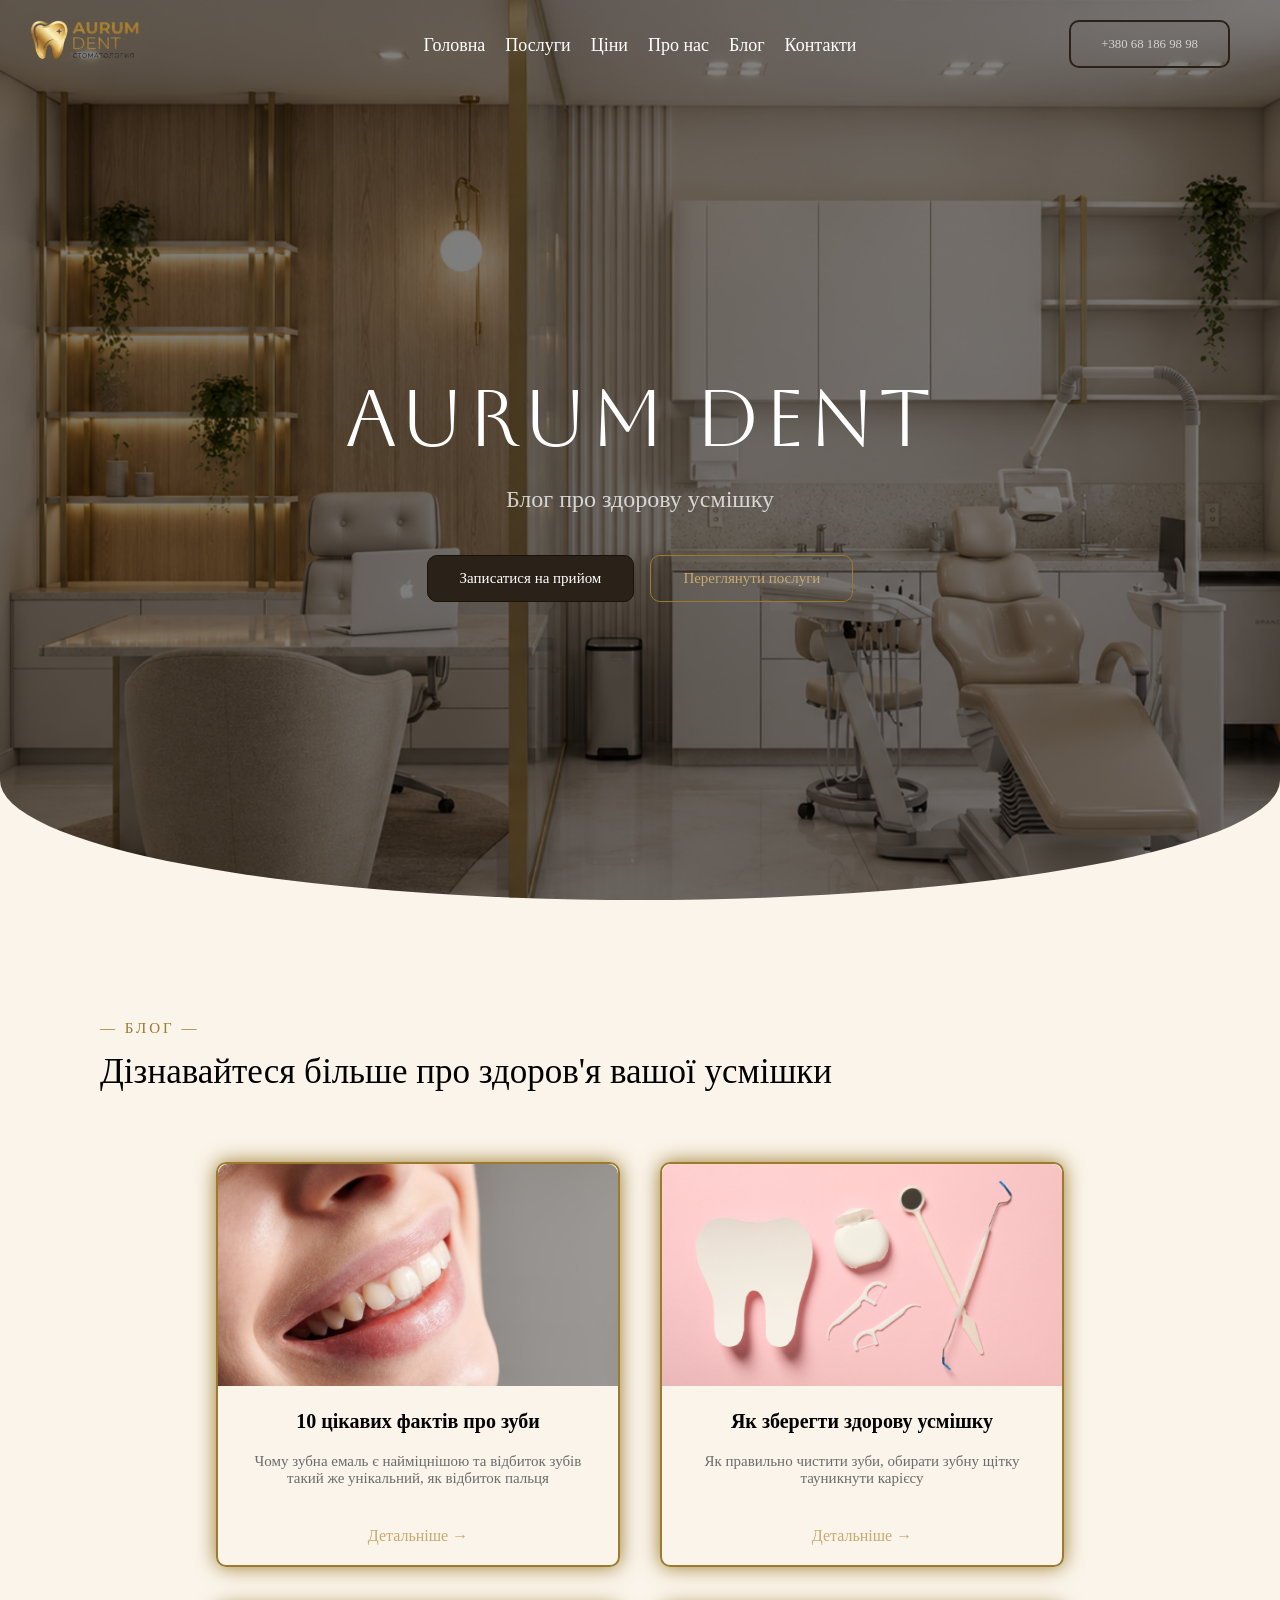
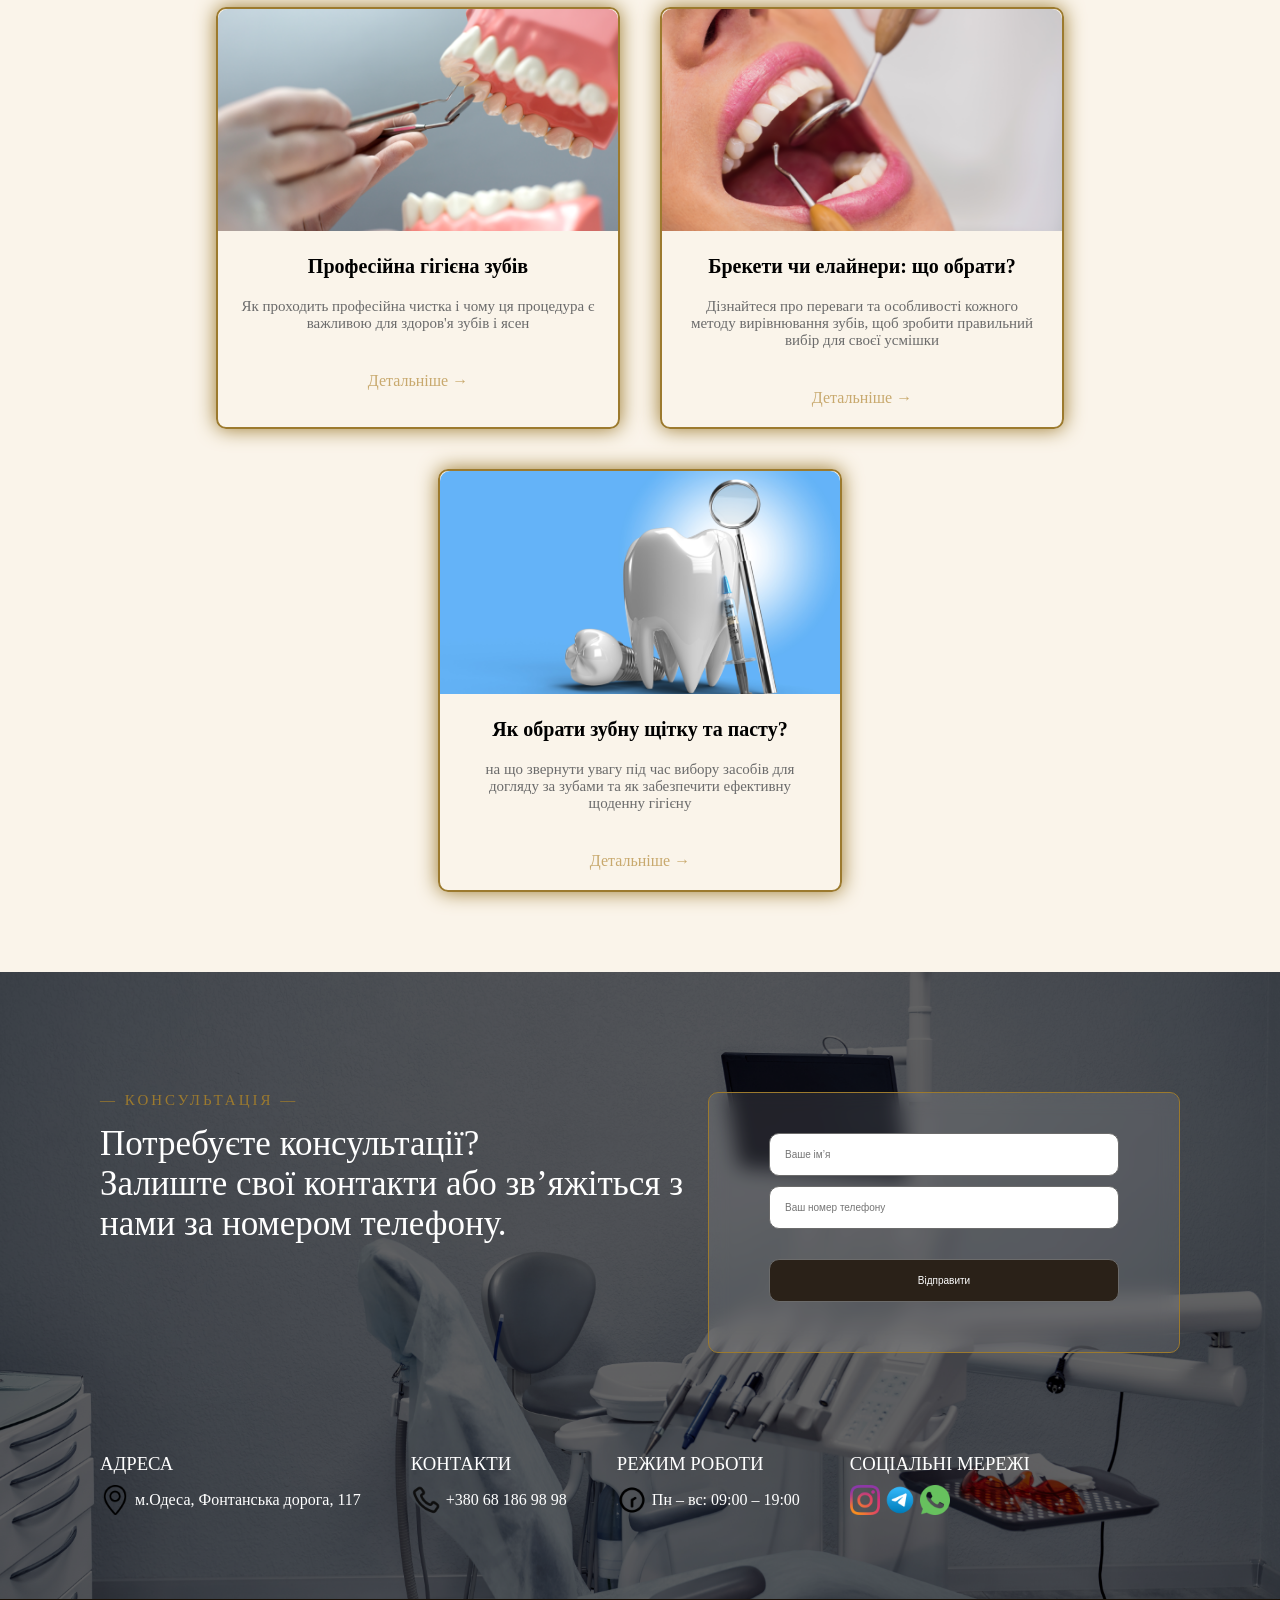
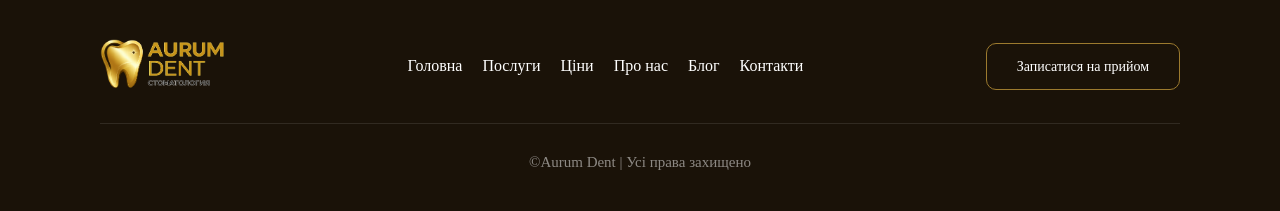
<file: index5.html>
<!DOCTYPE html>
<html lang="en">
<head>
    <meta charset="UTF-8">
    <meta name="viewport" content="width=device-width, initial-scale=1.0">
    <meta name="description" content="">
    <link rel="stylesheet" href="css/main5.css">
    <link rel="icon" href="assets/logo.png" type="image/png">

    <link rel="preconnect" href="https://fonts.googleapis.com">
    <link rel="preconnect" href="https://fonts.gstatic.com" crossorigin>
    <link href="https://fonts.googleapis.com/css2?family=Aboreto&display=swap" rel="stylesheet">

    <title>Aurum Dent | Блог</title>
</head>
<body>

    <section class="home" id="home">

        <nav>

            <a href="index.html"><img src="assets/logo2.png"></a>

            <div class="burger">
                <span></span>
                <span></span>
                <span></span>
            </div>

            <ul class="sidebar">
                <li><a href="index.html">Головна</a></li>
                <li><a href="index2.html">Послуги</a></li>
                <li><a href="index3.html">Ціни</a></li>
                <li><a href="index4.html">Про нас</a></li>
                <li><a href="index5.html">Блог</a></li>
                <li><a href="index6.html">Контакти</a></li>
            </ul>

            <ul class="navbar">
                <li class="hideOnMobile"><a href="index.html">Головна</a></li>
                <li class="hideOnMobile"><a href="index2.html">Послуги</a></li>
                <li class="hideOnMobile"><a href="index3.html">Ціни</a></li>
                <li class="hideOnMobile"><a href="index4.html">Про нас</a></li>
                <li class="hideOnMobile"><a href="index5.html">Блог</a></li>
                <li class="hideOnMobile"><a href="index6.html">Контакти</a></li>
            </ul>

            <div class="number">
                <h1>+380 68 186 98 98</h1>
            </div>

        </nav>

        <div class="main">

            <div class="main-text">
                <h1>AURUM DENT</h1>
                <h3>Блог про здорову усмішку</h3>
            </div>

            <div class="buttons">
                <a href="index6.html">Записатися на прийом</a>
                <a href="index2.html">Переглянути послуги</a>
            </div>

        </div>

    </section>

    <section class="blog" id="blog">

        <div class="main-text">
            <p>— БЛОГ —</p>
            <h1>Дізнавайтеся більше про здоров'я вашої усмішки</h1>
        </div>

        <div class="box-container">

            <div class="box">
                <div class="image">
                    <img src="assets/blog1.png">
                </div>

                <div class="text">
                    <h3>10 цікавих фактів про зуби</h3>
                    <p>Чому зубна емаль є найміцнішою та відбиток зубів такий же унікальний, як відбиток пальця</p>
                </div>

                <div class="button">
                    <a href="index7.html">Детальніше →</a>
                </div>
            </div>

            <div class="box">
                <div class="image">
                    <img src="assets/blog5.png">
                </div>

                <div class="text">
                    <h3>Як зберегти здорову усмішку</h3>
                    <p>Як правильно чистити зуби, обирати зубну щітку тауникнути карієсу</p>
                </div>

                <div class="button">
                    <a href="index8.html">Детальніше →</a>
                </div>
            </div>

            <div class="box">
                <div class="image">
                    <img src="assets/blog2.png">
                </div>

                <div class="text">
                    <h3>Професійна гігієна зубів</h3>
                    <p>Як проходить професійна чистка і чому ця процедура є важливою для здоров'я зубів і ясен</p>
                </div>

                <div class="button">
                    <a href="index9.html">Детальніше →</a>
                </div>
            </div>

            <div class="box">
                <div class="image">
                    <img src="assets/blog4.png">
                </div>

                <div class="text">
                    <h3>Брекети чи елайнери: що обрати?</h3>
                    <p>Дізнайтеся про переваги та особливості кожного методу вирівнювання зубів, щоб зробити правильний вибір для своєї усмішки</p>
                </div>

                <div class="button">
                    <a href="index10.html">Детальніше →</a>
                </div>
            </div>

            <div class="box">
                <div class="image">
                    <img src="assets/blog6.png">
                </div>

                <div class="text">
                    <h3>Як обрати зубну щітку та пасту?</h3>
                    <p>на що звернути увагу під час вибору засобів для догляду за зубами та як забезпечити ефективну щоденну гігієну</p>
                </div>

                <div class="button">
                    <a href="index11.html">Детальніше →</a>
                </div>
            </div>

        </div>

    </section>

    <section class="contacts">

        <div class="content">

            <div class="main-text">
                <p>— КОНСУЛЬТАЦІЯ — </p>
                <h1>Потребуєте консультації? <br> Залиште свої контакти або зв’яжіться з нами за номером телефону.</h1>
            </div>

            <div class="contact-form">
                <form action="" method="POST">
                    <input type="text" name="name" placeholder="Ваше ім’я" required>
                    <input type="tel" name="number" placeholder="Ваш номер телефону" required>
                    <input type="submit" value="Відправити" class="submit" required>
                </form>
            </div>

        </div>

        <div class="content">

            <div class="box-container">

                <div class="box">
                    <div class="text-1">
                        <h3>АДРЕСА</h3>
                    </div>

                    <div class="text-2">
                        <img src="assets/location-pin-svgrepo-com.png">
                        <h4>м.Одеса, Фонтанська дорога, 117</h4>
                    </div>
                </div>

                <div class="box">
                    <div class="text-1">
                        <h3>КОНТАКТИ</h3>
                    </div>

                    <div class="text-2">
                        <img src="assets/call.png">
                        <h4>+380 68 186 98 98</h4>
                    </div>
                </div>

                <div class="box">
                    <div class="text-1">
                        <h3>РЕЖИМ РОБОТИ</h3>
                    </div>

                    <div class="text-2">
                        <img src="assets/clock.png">
                        <h4>Пн – вс: 09:00 – 19:00</h4>
                    </div>
                </div>

                <div class="box">
                    <div class="text-1">
                        <h3>СОЦІАЛЬНІ МЕРЕЖІ</h3>
                    </div>

                    <div class="text-2">
                        <a href="https://www.instagram.com/webdev.olya?igsh=MW5jdHVjenhtdHpoMA=="><img src="assets/instagram.png"></a>
                        <a href="https://t.me/olyawebdev"><img src="assets/telegram.png"></a>
                        <a href=""><img src="assets/whatsapp.png"></a>
                    </div>
                </div>

            </div>

        </div>

    </section>

    <section class="footer">

        <div class="content">
            <div class="image">
                <a href="index.html"><img src="assets/logo1.png"></a>
            </div>

            <ul class="navbar">
                <li><a href="index.html">Головна</a></li>
                <li><a href="index2.html">Послуги</a></li>
                <li><a href="index3.html">Ціни</a></li>
                <li><a href="index4.html">Про нас</a></li>
                <li><a href="index5.html">Блог</a></li>
                <li><a href="index6.html">Контакти</a></li>
            </ul>

            <div class="button">
                <a href="index6.html">Записатися на прийом</a>
            </div>
        </div>

        <div class="last">
            <div class="line"></div>
            <div class="credit">
                <p>©Aurum Dent | Усі права захищено</p>
            </div>
        </div>

    </section>

<script src="js/script.js"></script>
</body>
</html>
</file>
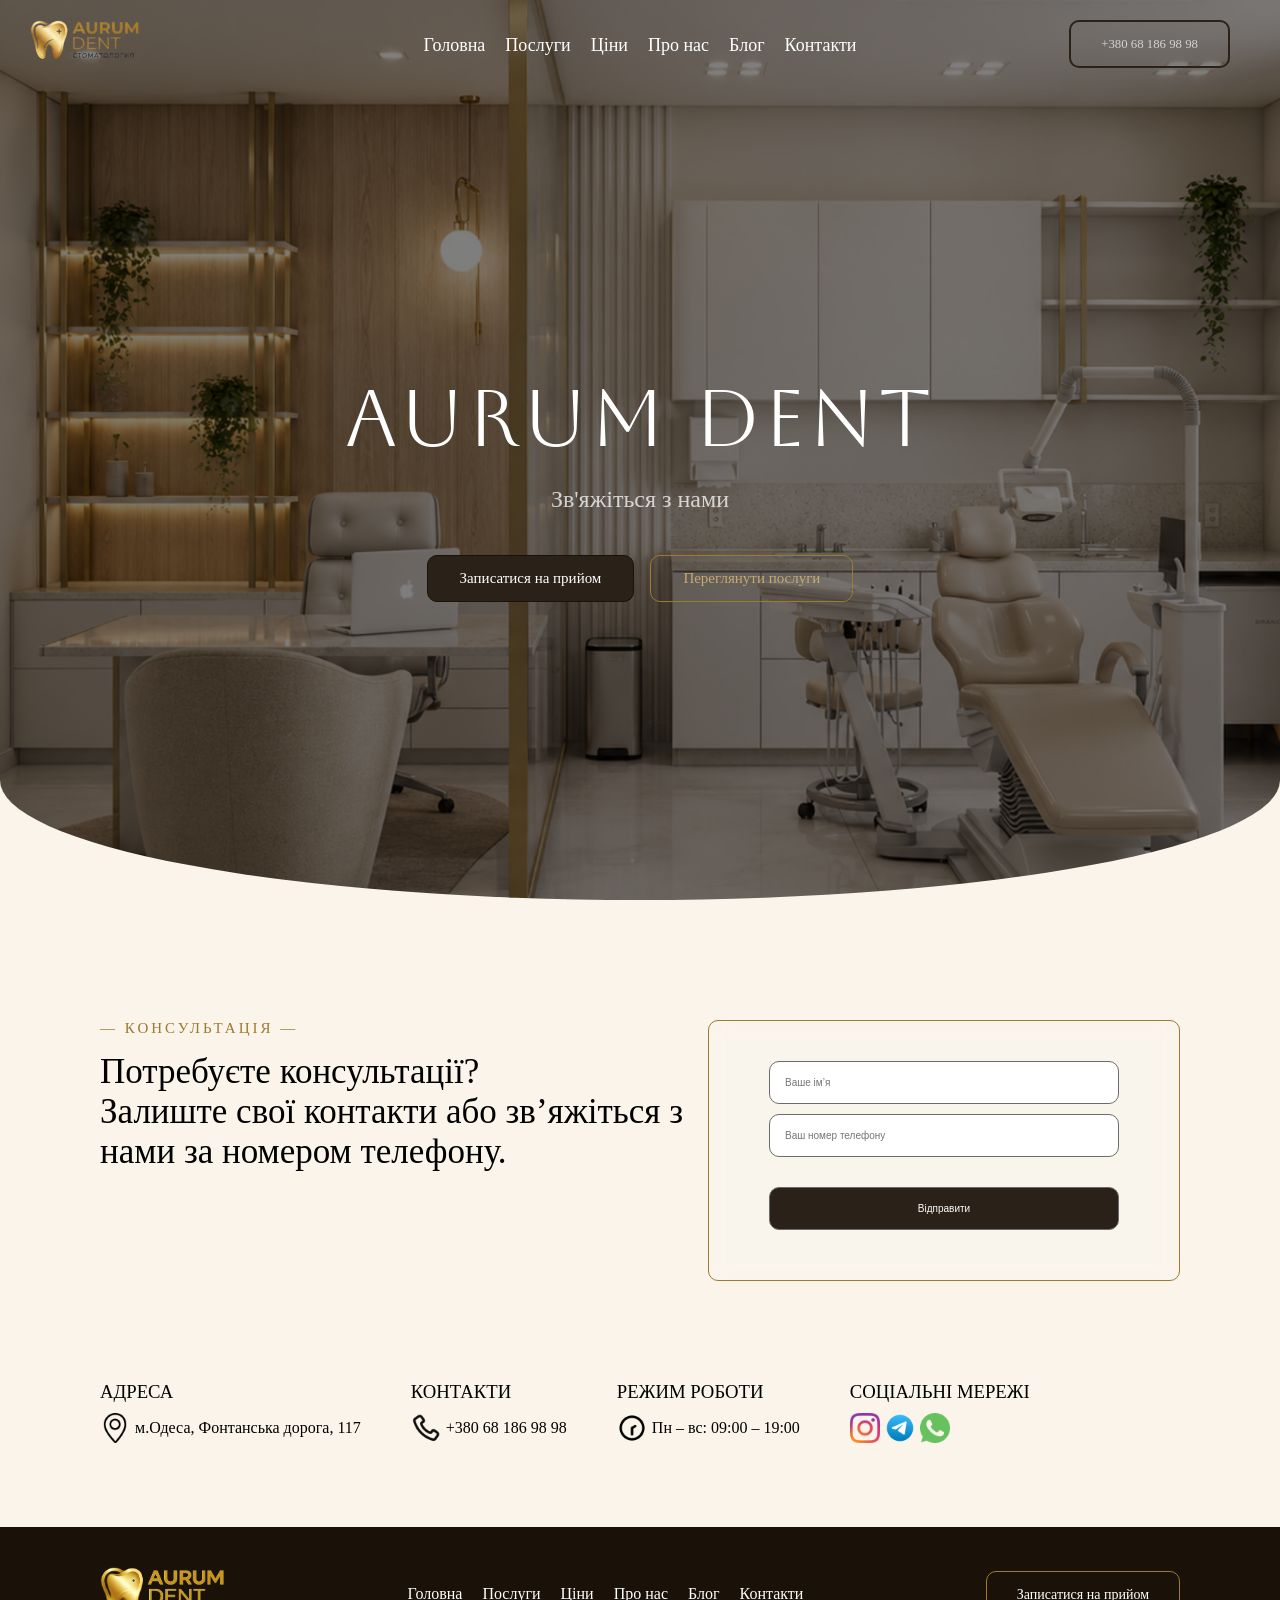
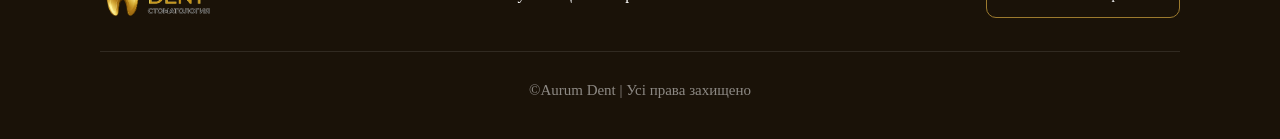
<file: index6.html>
<!DOCTYPE html>
<html lang="en">
<head>
    <meta charset="UTF-8">
    <meta name="viewport" content="width=device-width, initial-scale=1.0">
    <meta name="description" content="">
    <link rel="stylesheet" href="css/main6.css">
    <link rel="icon" href="assets/logo.png" type="image/png">

    <link rel="preconnect" href="https://fonts.googleapis.com">
    <link rel="preconnect" href="https://fonts.gstatic.com" crossorigin>
    <link href="https://fonts.googleapis.com/css2?family=Aboreto&display=swap" rel="stylesheet">

    <title>Aurum Dent | Контакти</title>
</head>
<body>

    <section class="home" id="home">

        <nav>

            <a href="index.html"><img src="assets/logo2.png"></a>

            <div class="burger">
                <span></span>
                <span></span>
                <span></span>
            </div>

            <ul class="sidebar">
                <li><a href="index.html">Головна</a></li>
                <li><a href="index2.html">Послуги</a></li>
                <li><a href="index3.html">Ціни</a></li>
                <li><a href="index4.html">Про нас</a></li>
                <li><a href="index5.html">Блог</a></li>
                <li><a href="index6.html">Контакти</a></li>
            </ul>

            <ul class="navbar">
                <li class="hideOnMobile"><a href="index.html">Головна</a></li>
                <li class="hideOnMobile"><a href="index2.html">Послуги</a></li>
                <li class="hideOnMobile"><a href="index3.html">Ціни</a></li>
                <li class="hideOnMobile"><a href="index4.html">Про нас</a></li>
                <li class="hideOnMobile"><a href="index5.html">Блог</a></li>
                <li class="hideOnMobile"><a href="index6.html">Контакти</a></li>
            </ul>

            <div class="number">
                <h1>+380 68 186 98 98</h1>
            </div>

        </nav>

        <div class="main">

            <div class="main-text">
                <h1>AURUM DENT</h1>
                <h3>Зв'яжіться з нами</h3>
            </div>

            <div class="buttons">
                <a href="index6.html">Записатися на прийом</a>
                <a href="index2.html">Переглянути послуги</a>
            </div>

        </div>

    </section>

    <section class="contacts">

        <div class="content">

            <div class="main-text">
                <p>— КОНСУЛЬТАЦІЯ — </p>
                <h1>Потребуєте консультації? <br> Залиште свої контакти або зв’яжіться з нами за номером телефону.</h1>
            </div>

            <div class="contact-form">
                <form action="" method="POST">
                    <input type="text" name="name" placeholder="Ваше ім’я" required>
                    <input type="tel" name="number" placeholder="Ваш номер телефону" required>
                    <input type="submit" value="Відправити" class="submit" required>
                </form>
            </div>

        </div>

        <div class="content">

            <div class="box-container">

                <div class="box">
                    <div class="text-1">
                        <h3>АДРЕСА</h3>
                    </div>

                    <div class="text-2">
                        <img src="assets/location-pin-svgrepo-com.png">
                        <h4>м.Одеса, Фонтанська дорога, 117</h4>
                    </div>
                </div>

                <div class="box">
                    <div class="text-1">
                        <h3>КОНТАКТИ</h3>
                    </div>

                    <div class="text-2">
                        <img src="assets/call.png">
                        <h4>+380 68 186 98 98</h4>
                    </div>
                </div>

                <div class="box">
                    <div class="text-1">
                        <h3>РЕЖИМ РОБОТИ</h3>
                    </div>

                    <div class="text-2">
                        <img src="assets/clock.png">
                        <h4>Пн – вс: 09:00 – 19:00</h4>
                    </div>
                </div>

                <div class="box">
                    <div class="text-1">
                        <h3>СОЦІАЛЬНІ МЕРЕЖІ</h3>
                    </div>

                    <div class="text-2">
                        <a href="https://www.instagram.com/webdev.olya?igsh=MW5jdHVjenhtdHpoMA=="><img src="assets/instagram.png"></a>
                        <a href="https://t.me/olyawebdev"><img src="assets/telegram.png"></a>
                        <a href=""><img src="assets/whatsapp.png"></a>
                    </div>
                </div>

            </div>

        </div>

    </section>

    <section class="footer">

        <div class="content">
            <div class="image">
                <a href="index.html"><img src="assets/logo1.png"></a>
            </div>

            <ul class="navbar">
                <li><a href="index.html">Головна</a></li>
                <li><a href="index2.html">Послуги</a></li>
                <li><a href="index3.html">Ціни</a></li>
                <li><a href="index4.html">Про нас</a></li>
                <li><a href="index5.html">Блог</a></li>
                <li><a href="index6.html">Контакти</a></li>
            </ul>

            <div class="button">
                <a href="index6.html">Записатися на прийом</a>
            </div>
        </div>

        <div class="last">
            <div class="line"></div>
            <div class="credit">
                <p>©Aurum Dent | Усі права захищено</p>
            </div>
        </div>

    </section>

<script src="js/script.js"></script>
</body>
</html>
</file>
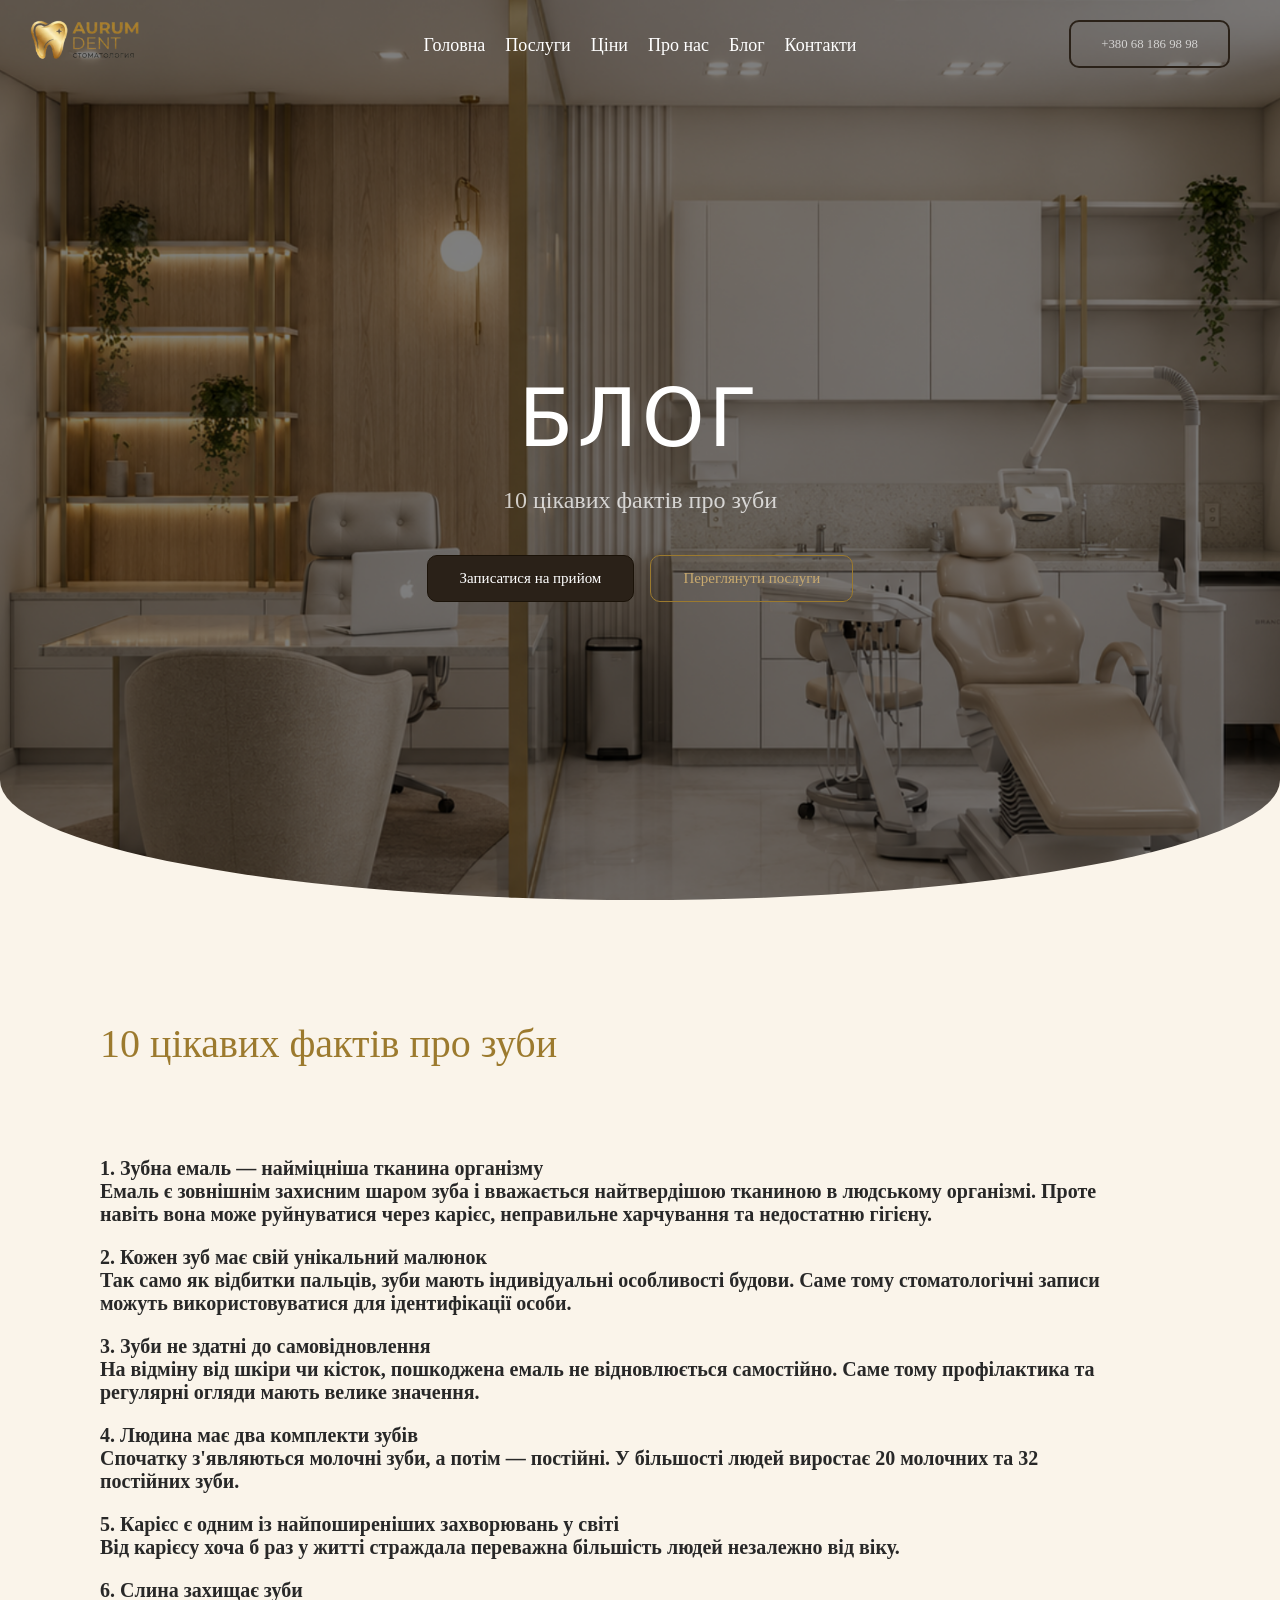
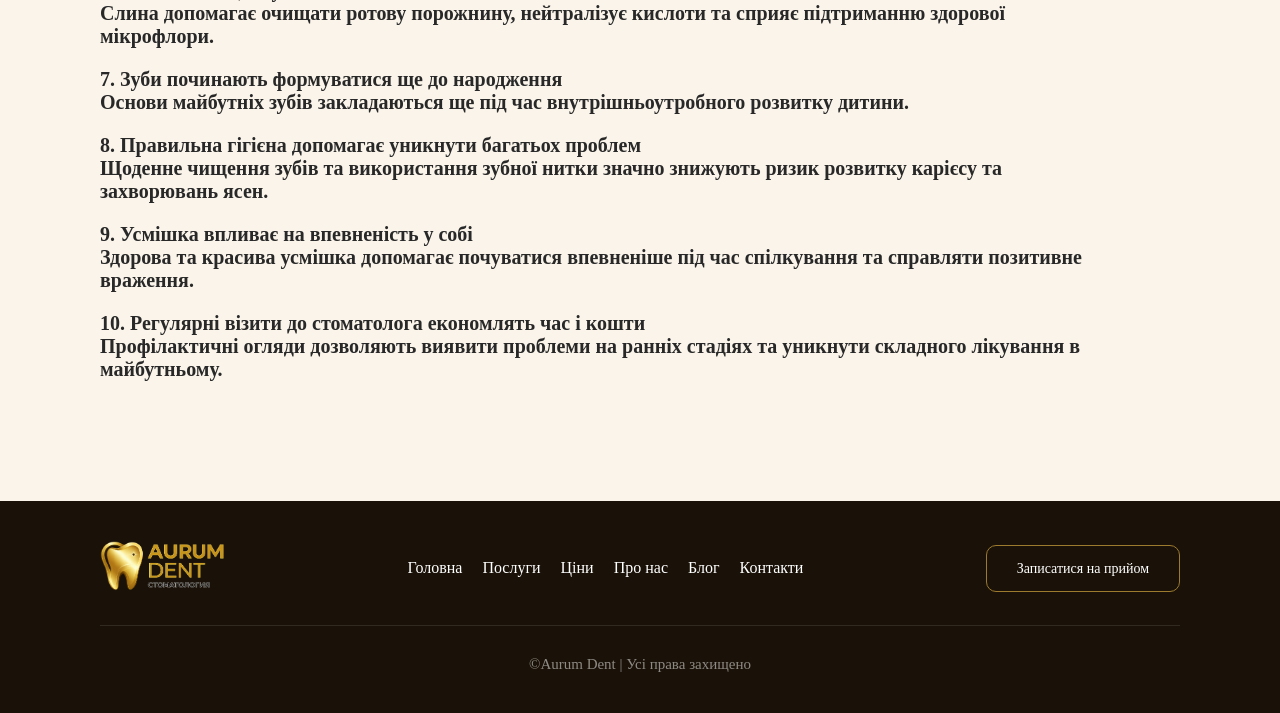
<file: index7.html>
<!DOCTYPE html>
<html lang="en">
<head>
    <meta charset="UTF-8">
    <meta name="viewport" content="width=device-width, initial-scale=1.0">
    <meta name="description" content="">
    <link rel="stylesheet" href="css/main7.css">
    <link rel="icon" href="assets/logo.png" type="image/png">

    <link rel="preconnect" href="https://fonts.googleapis.com">
    <link rel="preconnect" href="https://fonts.gstatic.com" crossorigin>
    <link href="https://fonts.googleapis.com/css2?family=Aboreto&display=swap" rel="stylesheet">

    <title>Aurum Dent | Блог | 10 цікавих фактів про зуби</title>
</head>
<body>

    <section class="home" id="home">

        <nav>

            <a href="index.html"><img src="assets/logo2.png"></a>

            <div class="burger">
                <span></span>
                <span></span>
                <span></span>
            </div>

            <ul class="sidebar">
                <li><a href="index.html">Головна</a></li>
                <li><a href="index2.html">Послуги</a></li>
                <li><a href="index3.html">Ціни</a></li>
                <li><a href="index4.html">Про нас</a></li>
                <li><a href="index5.html">Блог</a></li>
                <li><a href="index6.html">Контакти</a></li>
            </ul>

            <ul class="navbar">
                <li class="hideOnMobile"><a href="index.html">Головна</a></li>
                <li class="hideOnMobile"><a href="index2.html">Послуги</a></li>
                <li class="hideOnMobile"><a href="index3.html">Ціни</a></li>
                <li class="hideOnMobile"><a href="index4.html">Про нас</a></li>
                <li class="hideOnMobile"><a href="index5.html">Блог</a></li>
                <li class="hideOnMobile"><a href="index6.html">Контакти</a></li>
            </ul>

            <div class="number">
                <h1>+380 68 186 98 98</h1>
            </div>

        </nav>

        <div class="main">

            <div class="main-text">
                <h1>БЛОГ</h1>
                <h3>10 цікавих фактів про зуби</h3>
            </div>

            <div class="buttons">
                <a href="index6.html">Записатися на прийом</a>
                <a href="index2.html">Переглянути послуги</a>
            </div>

        </div>

    </section>

    <section class="blog">

        <div class="box">

                <div class="main-text">
                    <h3>10 цікавих фактів про зуби</h3>
                </div>

                <div class="text">
                    <h4>1. Зубна емаль — найміцніша тканина організму<br>
                    Емаль є зовнішнім захисним шаром зуба і вважається найтвердішою тканиною в людському організмі. Проте навіть вона може руйнуватися через карієс, неправильне харчування та недостатню гігієну.</h4>
                    <h4>2. Кожен зуб має свій унікальний малюнок<br>
                    Так само як відбитки пальців, зуби мають індивідуальні особливості будови. Саме тому стоматологічні записи можуть використовуватися для ідентифікації особи.</h4>
                    <h4>3. Зуби не здатні до самовідновлення<br>
                    На відміну від шкіри чи кісток, пошкоджена емаль не відновлюється самостійно. Саме тому профілактика та регулярні огляди мають велике значення.</h4>
                    <h4>4. Людина має два комплекти зубів<br>
                    Спочатку з'являються молочні зуби, а потім — постійні. У більшості людей виростає 20 молочних та 32 постійних зуби.</h4>
                    <h4>5. Карієс є одним із найпоширеніших захворювань у світі<br>
                    Від карієсу хоча б раз у житті страждала переважна більшість людей незалежно від віку.</h4>
                    <h4>6. Слина захищає зуби<br>
                    Слина допомагає очищати ротову порожнину, нейтралізує кислоти та сприяє підтриманню здорової мікрофлори.</h4>
                    <h4>7. Зуби починають формуватися ще до народження<br>
                    Основи майбутніх зубів закладаються ще під час внутрішньоутробного розвитку дитини.</h4>
                    <h4>8. Правильна гігієна допомагає уникнути багатьох проблем<br>
                    Щоденне чищення зубів та використання зубної нитки значно знижують ризик розвитку карієсу та захворювань ясен.</h4>
                    <h4>9. Усмішка впливає на впевненість у собі<br>
                    Здорова та красива усмішка допомагає почуватися впевненіше під час спілкування та справляти позитивне враження.</h4>
                    <h4>10. Регулярні візити до стоматолога економлять час і кошти<br>
                    Профілактичні огляди дозволяють виявити проблеми на ранніх стадіях та уникнути складного лікування в майбутньому.</h4>
                </div>
            </div>

    </section>

    <section class="footer">

        <div class="content">
            <div class="image">
                <a href="index.html"><img src="assets/logo1.png"></a>
            </div>

            <ul class="navbar">
                <li><a href="index.html">Головна</a></li>
                <li><a href="index2.html">Послуги</a></li>
                <li><a href="index3.html">Ціни</a></li>
                <li><a href="index4.html">Про нас</a></li>
                <li><a href="index5.html">Блог</a></li>
                <li><a href="index6.html">Контакти</a></li>
            </ul>

            <div class="button">
                <a href="index6.html">Записатися на прийом</a>
            </div>
        </div>

        <div class="last">
            <div class="line"></div>
            <div class="credit">
                <p>©Aurum Dent | Усі права захищено</p>
            </div>
        </div>

    </section>
<script src="js/script.js"></script>
</body>
</html>
</file>
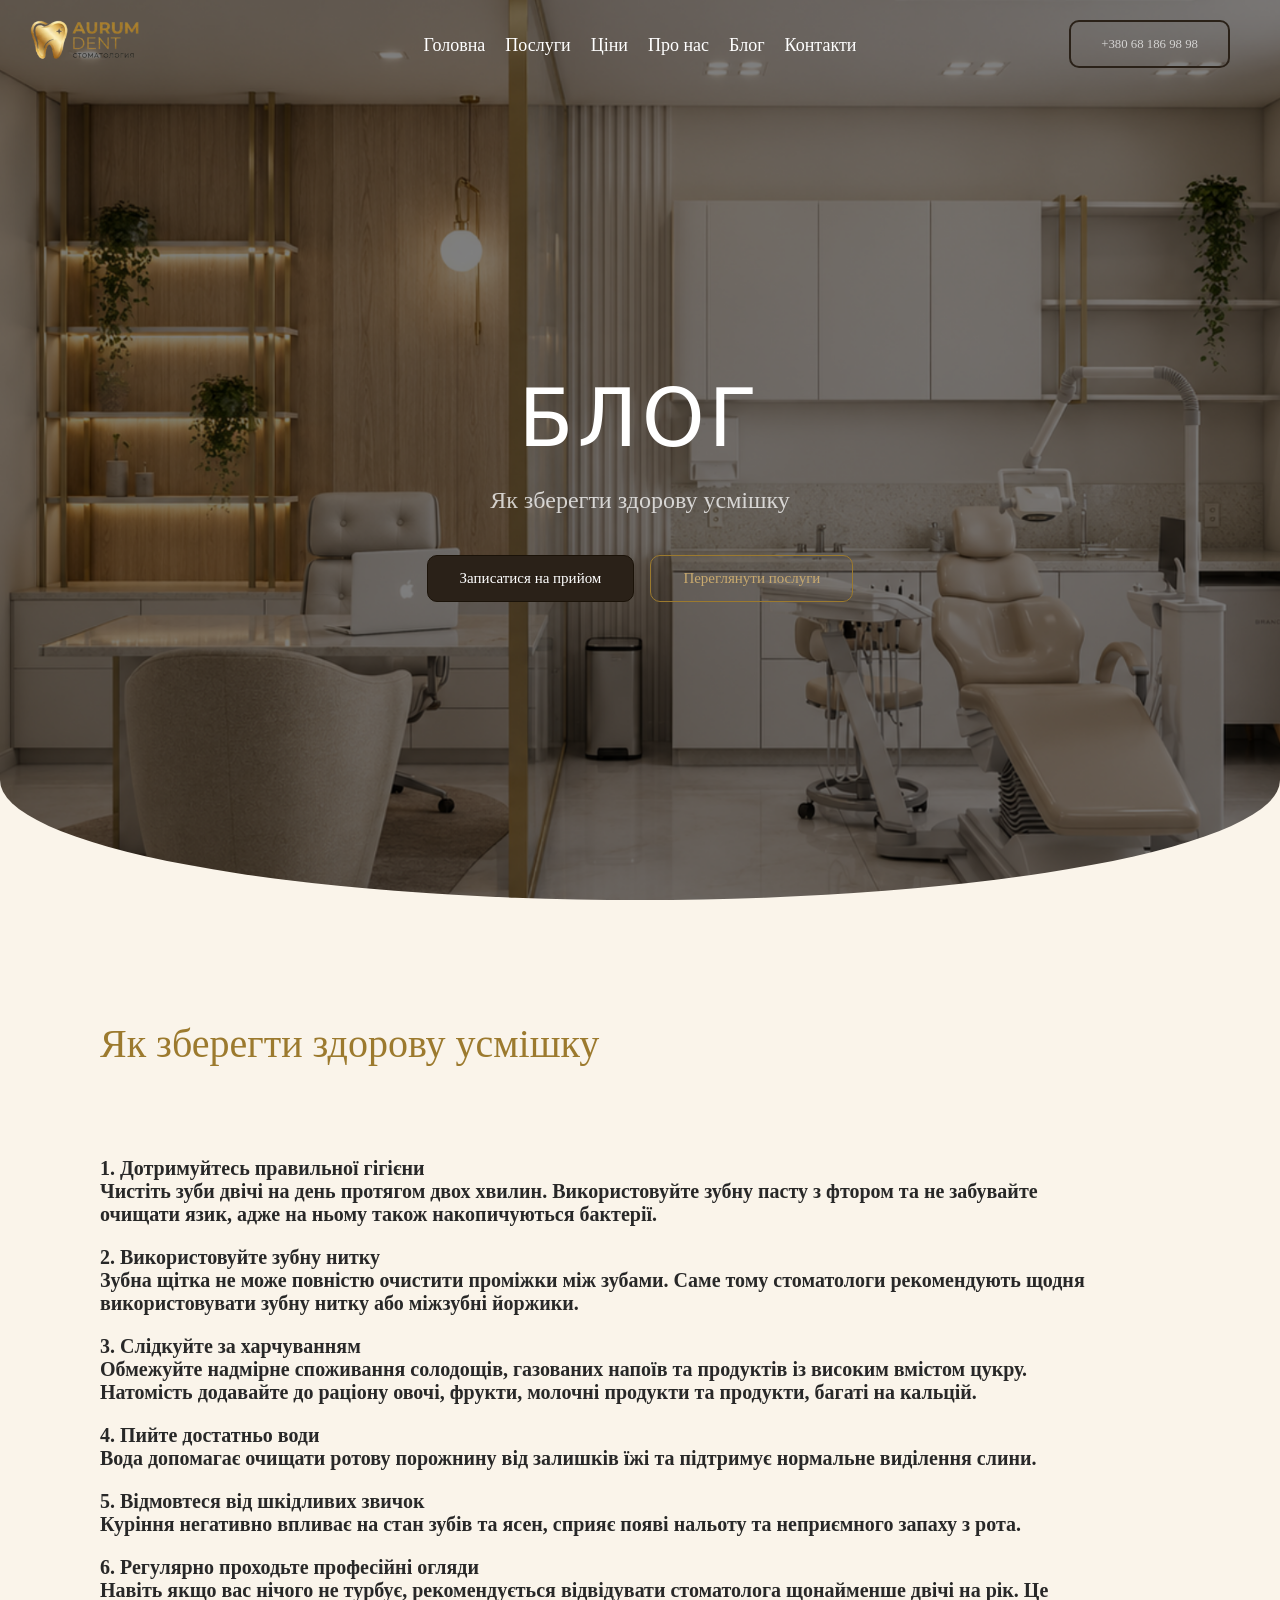
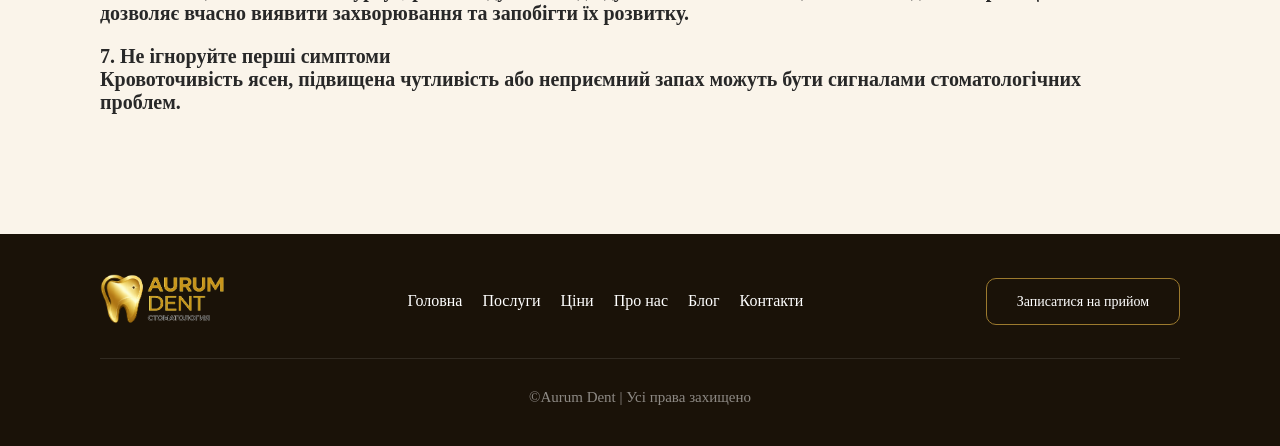
<file: index8.html>
<!DOCTYPE html>
<html lang="en">
<head>
    <meta charset="UTF-8">
    <meta name="viewport" content="width=device-width, initial-scale=1.0">
    <meta name="description" content="">
    <link rel="stylesheet" href="css/main7.css">
    <link rel="icon" href="assets/logo.png" type="image/png">

    <link rel="preconnect" href="https://fonts.googleapis.com">
    <link rel="preconnect" href="https://fonts.gstatic.com" crossorigin>
    <link href="https://fonts.googleapis.com/css2?family=Aboreto&display=swap" rel="stylesheet">

    <title>Aurum Dent | Блог | Як зберегти здорову усмішку</title>
</head>
<body>

    <section class="home" id="home">

        <nav>

            <a href="index.html"><img src="assets/logo2.png"></a>

            <div class="burger">
                <span></span>
                <span></span>
                <span></span>
            </div>

            <ul class="sidebar">
                <li><a href="index.html">Головна</a></li>
                <li><a href="index2.html">Послуги</a></li>
                <li><a href="index3.html">Ціни</a></li>
                <li><a href="index4.html">Про нас</a></li>
                <li><a href="index5.html">Блог</a></li>
                <li><a href="index6.html">Контакти</a></li>
            </ul>

            <ul class="navbar">
                <li class="hideOnMobile"><a href="index.html">Головна</a></li>
                <li class="hideOnMobile"><a href="index2.html">Послуги</a></li>
                <li class="hideOnMobile"><a href="index3.html">Ціни</a></li>
                <li class="hideOnMobile"><a href="index4.html">Про нас</a></li>
                <li class="hideOnMobile"><a href="index5.html">Блог</a></li>
                <li class="hideOnMobile"><a href="index6.html">Контакти</a></li>
            </ul>

            <div class="number">
                <h1>+380 68 186 98 98</h1>
            </div>

        </nav>

        <div class="main">

            <div class="main-text">
                <h1>БЛОГ</h1>
                <h3>Як зберегти здорову усмішку</h3>
            </div>

            <div class="buttons">
                <a href="index6.html">Записатися на прийом</a>
                <a href="index2.html">Переглянути послуги</a>
            </div>

        </div>

    </section>

    <section class="blog">

        <div class="box">

                <div class="main-text">
                    <h3>Як зберегти здорову усмішку</h3>
                </div>

                <div class="text">
                    <h4>1. Дотримуйтесь правильної гігієни<br>
                    Чистіть зуби двічі на день протягом двох хвилин. Використовуйте зубну пасту з фтором та не забувайте очищати язик, адже на ньому також накопичуються бактерії.</h4>
                    <h4>2. Використовуйте зубну нитку<br>
                    Зубна щітка не може повністю очистити проміжки між зубами. Саме тому стоматологи рекомендують щодня використовувати зубну нитку або міжзубні йоржики.</h4>
                    <h4>3. Слідкуйте за харчуванням<br>
                    Обмежуйте надмірне споживання солодощів, газованих напоїв та продуктів із високим вмістом цукру. Натомість додавайте до раціону овочі, фрукти, молочні продукти та продукти, багаті на кальцій.</h4>
                    <h4>4. Пийте достатньо води<br>
                    Вода допомагає очищати ротову порожнину від залишків їжі та підтримує нормальне виділення слини.</h4>
                    <h4>5. Відмовтеся від шкідливих звичок<br>
                    Куріння негативно впливає на стан зубів та ясен, сприяє появі нальоту та неприємного запаху з рота.</h4>
                    <h4>6. Регулярно проходьте професійні огляди<br>
                    Навіть якщо вас нічого не турбує, рекомендується відвідувати стоматолога щонайменше двічі на рік. Це дозволяє вчасно виявити захворювання та запобігти їх розвитку.</h4>
                    <h4>7. Не ігноруйте перші симптоми<br>
                    Кровоточивість ясен, підвищена чутливість або неприємний запах можуть бути сигналами стоматологічних проблем.</h4>
                </div>
            </div>

    </section>

    <section class="footer">

        <div class="content">
            <div class="image">
                <a href="index.html"><img src="assets/logo1.png"></a>
            </div>

            <ul class="navbar">
                <li><a href="index.html">Головна</a></li>
                <li><a href="index2.html">Послуги</a></li>
                <li><a href="index3.html">Ціни</a></li>
                <li><a href="index4.html">Про нас</a></li>
                <li><a href="index5.html">Блог</a></li>
                <li><a href="index6.html">Контакти</a></li>
            </ul>

            <div class="button">
                <a href="index6.html">Записатися на прийом</a>
            </div>
        </div>

        <div class="last">
            <div class="line"></div>
            <div class="credit">
                <p>©Aurum Dent | Усі права захищено</p>
            </div>
        </div>

    </section>

<script src="js/script.js"></script>
</body>
</html>
</file>
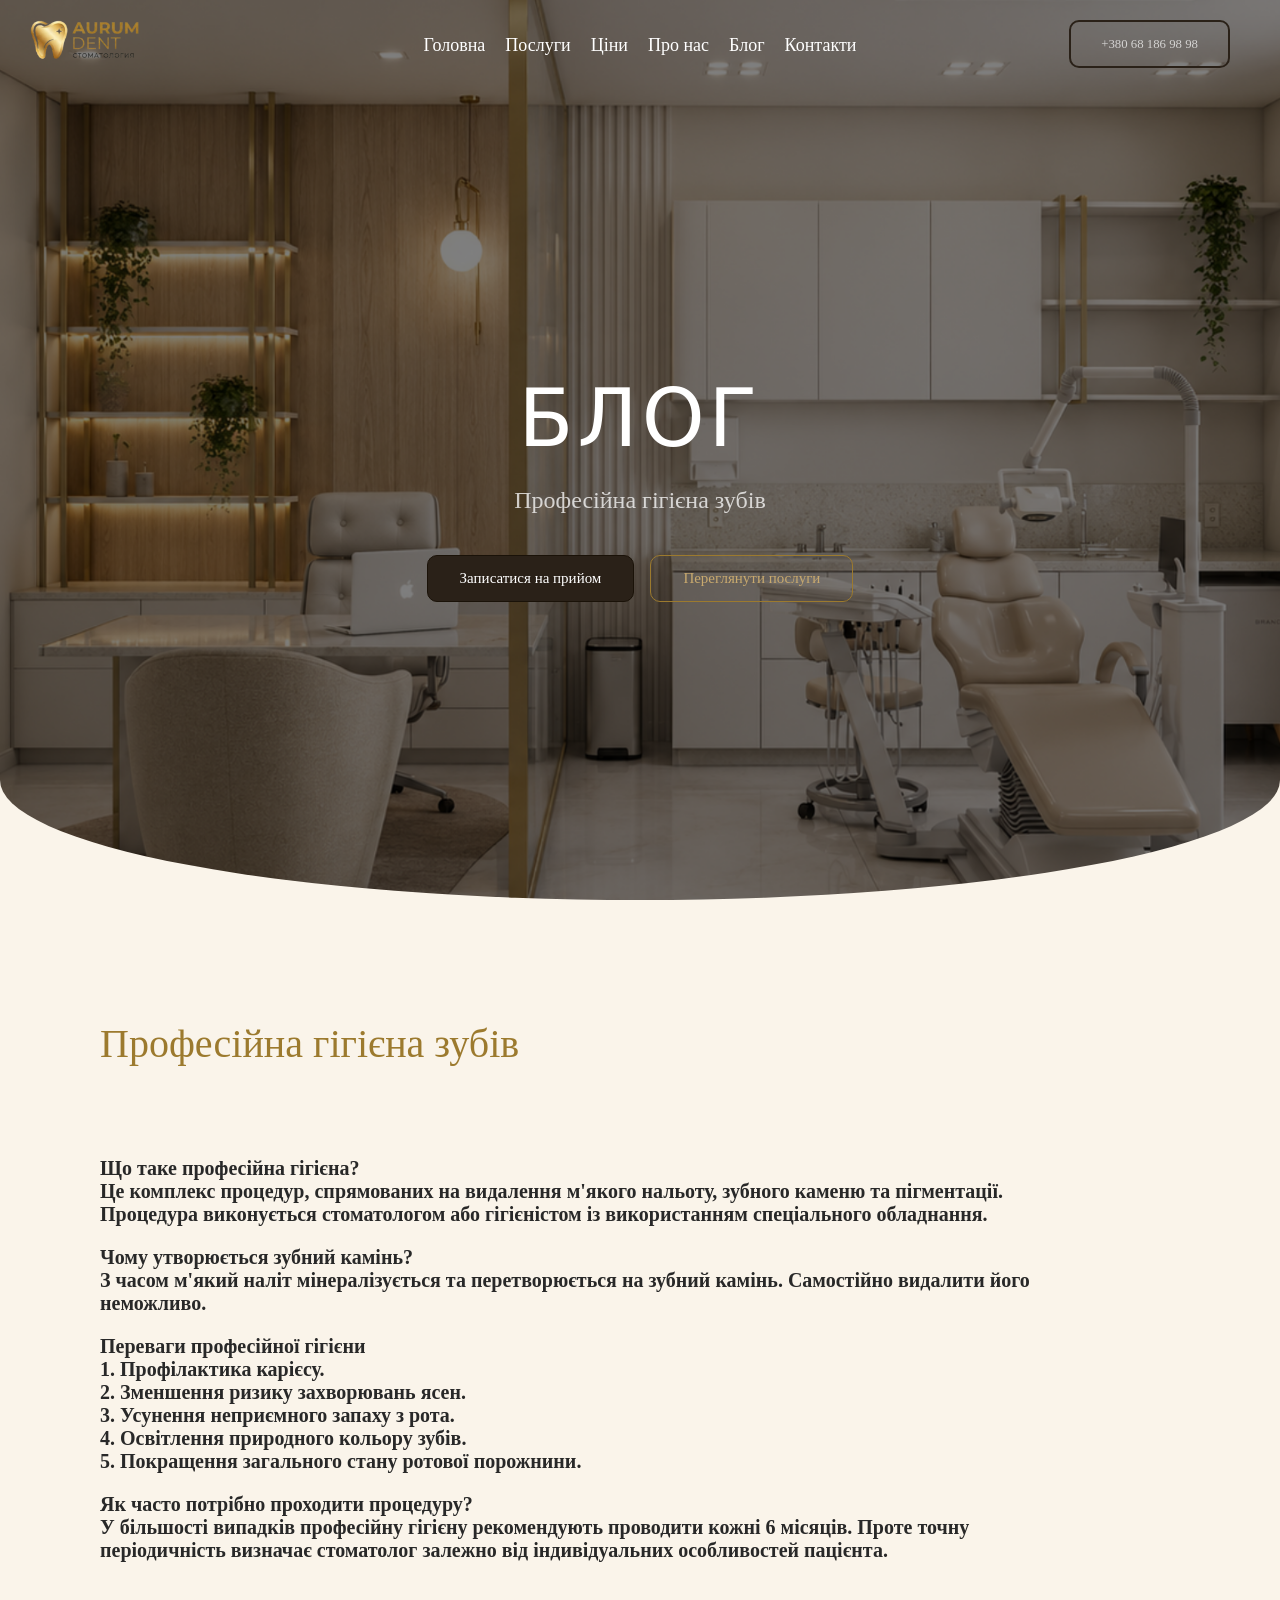
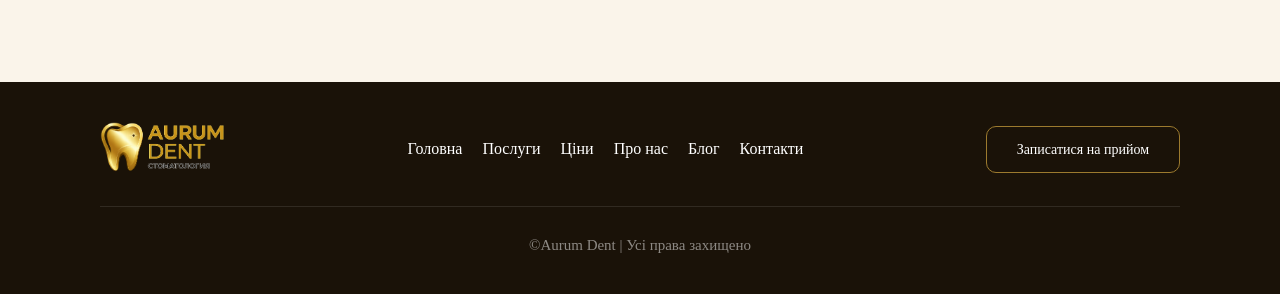
<file: index9.html>
<!DOCTYPE html>
<html lang="en">
<head>
    <meta charset="UTF-8">
    <meta name="viewport" content="width=device-width, initial-scale=1.0">
    <meta name="description" content="">
    <link rel="stylesheet" href="css/main7.css">
    <link rel="icon" href="assets/logo.png" type="image/png">

    <link rel="preconnect" href="https://fonts.googleapis.com">
    <link rel="preconnect" href="https://fonts.gstatic.com" crossorigin>
    <link href="https://fonts.googleapis.com/css2?family=Aboreto&display=swap" rel="stylesheet">

    <title>Aurum Dent | Блог | Професійна гігієна зубів</title>
</head>
<body>

    <section class="home" id="home">

        <nav>

            <a href="index.html"><img src="assets/logo2.png"></a>

            <div class="burger">
                <span></span>
                <span></span>
                <span></span>
            </div>

            <ul class="sidebar">
                <li><a href="index.html">Головна</a></li>
                <li><a href="index2.html">Послуги</a></li>
                <li><a href="index3.html">Ціни</a></li>
                <li><a href="index4.html">Про нас</a></li>
                <li><a href="index5.html">Блог</a></li>
                <li><a href="index6.html">Контакти</a></li>
            </ul>

            <ul class="navbar">
                <li class="hideOnMobile"><a href="index.html">Головна</a></li>
                <li class="hideOnMobile"><a href="index2.html">Послуги</a></li>
                <li class="hideOnMobile"><a href="index3.html">Ціни</a></li>
                <li class="hideOnMobile"><a href="index4.html">Про нас</a></li>
                <li class="hideOnMobile"><a href="index5.html">Блог</a></li>
                <li class="hideOnMobile"><a href="index6.html">Контакти</a></li>
            </ul>

            <div class="number">
                <h1>+380 68 186 98 98</h1>
            </div>

        </nav>

        <div class="main">

            <div class="main-text">
                <h1>БЛОГ</h1>
                <h3>Професійна гігієна зубів</h3>
            </div>

            <div class="buttons">
                <a href="index6.html">Записатися на прийом</a>
                <a href="index2.html">Переглянути послуги</a>
            </div>

        </div>

    </section>

    <section class="blog">

        <div class="box">

                <div class="main-text">
                    <h3>Професійна гігієна зубів</h3>
                </div>

                <div class="text">
                    <h4>Що таке професійна гігієна?<br>
                    Це комплекс процедур, спрямованих на видалення м'якого нальоту, зубного каменю та пігментації. Процедура виконується стоматологом або гігієністом із використанням спеціального обладнання.</h4>
                    <h4>Чому утворюється зубний камінь?<br>
                    З часом м'який наліт мінералізується та перетворюється на зубний камінь. Самостійно видалити його неможливо.</h4>
                    <h4> Переваги професійної гігієни<br>
                    1. Профілактика карієсу.<br>
                    2. Зменшення ризику захворювань ясен.<br>
                    3. Усунення неприємного запаху з рота.<br>
                    4. Освітлення природного кольору зубів.<br>
                    5. Покращення загального стану ротової порожнини.</h4>
                    <h4>Як часто потрібно проходити процедуру?<br>
                    У більшості випадків професійну гігієну рекомендують проводити кожні 6 місяців. Проте точну періодичність визначає стоматолог залежно від індивідуальних особливостей пацієнта.</h4>
                </div>
            </div>

    </section>

    <section class="footer">

        <div class="content">
            <div class="image">
                <a href="index.html"><img src="assets/logo1.png"></a>
            </div>

            <ul class="navbar">
                <li><a href="index.html">Головна</a></li>
                <li><a href="index2.html">Послуги</a></li>
                <li><a href="index3.html">Ціни</a></li>
                <li><a href="index4.html">Про нас</a></li>
                <li><a href="index5.html">Блог</a></li>
                <li><a href="index6.html">Контакти</a></li>
            </ul>

            <div class="button">
                <a href="index6.html">Записатися на прийом</a>
            </div>
        </div>

        <div class="last">
            <div class="line"></div>
            <div class="credit">
                <p>©Aurum Dent | Усі права захищено</p>
            </div>
        </div>

    </section>

<script src="js/script.js"></script>
</body>
</html>
</file>
<file: css/main7.css>
* {
    margin: 0;
    padding: 0;
    box-sizing: border-box;
    scroll-behavior: smooth;
}

body {
    background-color: #FAF4EA;
}

/* nav */


nav {
    display: flex;
    align-items: center;
    top: 0;
    left: 0;
    right: 0;
    z-index: 999;
    padding: 10px 30px;
    background-color: transparent;
    opacity: 0;
    transition: opacity 0.8s ease;
}

nav.visible {
    opacity: 1;
}

nav img {
    height: 40px;
    margin-top: 10px;
}

nav ul {
    display: flex;
    align-items: center;
    list-style: none;
    gap: 20px;
    margin: 0;
    padding: 0;
    font-size: 16px;
}

nav .navbar {
	top: 35px;
    position: absolute;
    left: 50%;
    transform: translateX(-50%);
}

nav ul li a {
    color: #fff;
    text-decoration: none;
    font-size: 18px;
    transition: all 0.3s ease;
    font-family: "Alegreya", serif;
}

nav ul li a:hover {
    color: #9C7A2E;
}

nav .number h1 {
    position: absolute;
    color: rgb(255, 255, 255, 0.7);
    font-weight: 100;
    right: 0;
    top: 0;
    padding: 22px 30px;
    background-color: transparent;
    border: 2px solid #2A2118;
    height: 30px;
    font-size: 0.8rem;
    display: flex;
    justify-content: center;
    align-items: center;
    white-space: nowrap;
    margin: 20px 50px 20px 0;
    border-radius: 10px;
    cursor: pointer;
    transition: all 0.3s ease-in-out;
}

nav .number h1:hover {
    background-color: #2A2118;
    color: #fff;
}

.sidebar {
    position: fixed;
    top: 0;
    right: -100%;
    width: 100%;
    height: 100vh;
    background: rgb(0, 0, 0, 0.7);
    display: flex;
    flex-direction: column;
    align-items: center;
    justify-content: center;
    gap: 30px;
    transition: right 0.4s ease;
    z-index: 1000;
}

.sidebar.active {
    right: 0;
}


.sidebar li {
    width: 100%;
    padding: 10px;
    border-radius: 10px;
}

.sidebar li:hover {
    color: #9C7A2E;
}

.sidebar li a {
    color: #ffffff;
}

.burger {
    display: none;
    flex-direction: column;
    justify-content: space-between;
    width: 30px;
    height: 22px;
    cursor: pointer;
    z-index: 1001;
}

.burger span {
    display: block;
    width: 100%;
    height: 3px;
    background: #000;
    border-radius: 2px;
    transition: transform 0.3s ease, opacity 0.3s ease;
}

.burger.active span:nth-child(1) {
    transform: translateY(9.5px) rotate(45deg);
}

.burger.active span:nth-child(2) {
    opacity: 0;
}

.burger.active span:nth-child(3) {
    transform: translateY(-9.5px) rotate(-45deg);
}

@media (min-width: 769px) {
    .burger { 
        display: none !important; 
    }
    .sidebar { 
        display: none !important; 
    }
}

@media (max-width: 768px) {
    .burger {
        display: flex; 
    }
    .navbar { 
        display: none; 
    }
}

/* nav */

/* home */

.home {
    min-height: 100vh;
    width: 100%;
    background: url('../assets/bg-yes3.png');
    background-position: center;
    background-repeat: no-repeat;
    background-size: cover;
    display: flex;
    flex-direction: column;
    border-bottom-left-radius: 50% 120px;
    border-bottom-right-radius: 50% 120px;
    overflow: hidden;
    background-attachment: fixed;
}

.home .main {
    flex: 1;
    display: flex;
    flex-direction: column;
    align-items: center;
    justify-content: center;
    text-align: center;
    padding: 0 40px;
}

.home .main .main-text {
    display: flex;
    flex-direction: column;
    align-items: center;
}

.home .main-text h1 {
    font-family: "Aboreto", system-ui;
    font-weight: 400;
    font-style: normal;
    color: #fff;
    font-size: 5rem;
    letter-spacing: 4px;
    margin-bottom: 16px;
    opacity: 0;
    transform: scale(0.8);
    transition: opacity 0.8s ease, transform 0.8s ease;
}

.home .main-text h1.visible {
    opacity: 1;
    transform: scale(1);
}

.home .main-text h3 {
    font-size: 1.5rem;
    color: rgba(255, 255, 255, 0.75);
    font-weight: 400;
    line-height: 1.6;
    opacity: 0;
    transform: scale(0.8);
    transition: opacity 0.8s ease 0.4s, transform 0.8s ease 0.4s;
}

.home .main-text h3.visible {
    opacity: 1;
    transform: scale(1);
}

.home .buttons {
    display: flex;
    gap: 16px;
    margin-top: 36px;
    flex-wrap: wrap;
    justify-content: center;
}

.home .buttons a {
    text-decoration: none;
    padding: 14px 32px;
    border-radius: 10px;
    font-size: 15px;
    transition: all 0.3s ease;
    opacity: 0;
    transform: scale(0.8);
    transition: opacity 0.8s ease 0.7s, transform 0.8s ease 0.7s, background 0.3s ease, border 0.3s ease, color 0.3s ease;
}

.home .buttons a.visible {
    opacity: 1;
    transform: scale(1);
}

.home .buttons a:first-child {
    background: #2A2118;
    color: #fff;
    border: 1.5px solid #1a1208;
}

.home .buttons a:first-child:hover {
    background: transparent;
    color: #c8a96e;
    border: 1.5px solid #9C7A2E;
}

.home .buttons a:last-child {
    background: transparent;
    color: #c8a96e;
    border: 1.5px solid #9C7A2E;
}

.home .buttons a:last-child:hover {
    border-color: #c0b196;
    color: #ffffff;
}

.blog {
    padding: 120px 100px 80px 100px;
}

.blog .main-text h3 {
    font-size:40px;
    color: #9C7A2E;
    font-weight: 400;
    margin-bottom: 70px;
    opacity: 0;
    transform:translateX(10px);
    transition: opacity 0.8s ease 0.5s, transform 0.8s ease 0.5s;
}

.blog .main-text h3.visible {
    opacity: 1;
    transform: translateX(0);
}

.blog .box .text {
    max-width: 1000px;
    padding: 20px 0;
}

.blog .text h4 {
    font-size: 20px;
    color: #282828;
    padding-bottom: 20px;
    opacity: 0;
    transform:translateX(10px);
    transition: opacity 0.8s ease 0.5s, transform 0.8s ease 0.5s;
}

.blog .text h4.visible {
    opacity: 1;
    transform: translateX(0);
}

.footer {
    padding: 40px 100px;
    background-color: #1a1208;
    opacity: 0;
    transform: translateY(50px);
    transition: opacity 0.8s ease 0.5s, transform 0.8s ease 0.5s;
}

.footer.visible {
    opacity: 1;
    transform: translateY(0);
}

.footer .content {
    display: flex;
    justify-content: space-between;
    align-items: center;
}

.footer .content ul {
    display: flex;
    list-style: none;
    gap: 20px;
}

.footer .content ul li a {
    color: #fff;
    text-decoration: none;
    transition: 0.3s ease;
}

.footer .content ul li a:hover {
    color: #9C7A2E;
}

.footer .content .image a img {
    height: 50px;
}

.footer .content .button a {
    background-color: transparent;
    border: 1px solid #9C7A2E;
    font-size: 14px;
    padding: 15px 30px;
    border-radius: 10px;
    text-decoration: none;
    color: #fff;
    transition: 0.3s ease;
}

.footer .content .button a:hover {
    background-color: #9C7A2E;
    color: #ffffff;
}

.footer .last .line {
    height: 1px;
    width: 100%;
    max-width: 1800px;
    background-color: rgba(255, 255, 255, 0.1);
    margin: 30px auto;
}

.footer .last .credit {
    display: flex;
    justify-content: center;
}

.footer .last .credit p {
    color: rgb(255, 255, 255, 0.5);
    font-size: 15px;
}

.footer .last .credit p span a{
    color: #9C7A2E;
    text-decoration: none;
}


@media (max-width: 610px) {

    nav {
        height: 60px;
        padding: 0 20px;
        border-radius: 0;
        width: 100%;
        top: 0;
        left: 0;
        right: 0;
        transform: none;
        max-width: none;
        border-left: none;
        border-right: none;
        border-top: none;
        justify-content: space-between;
    }

    .navbar li img {
        display: block;
        width: 50px;
        height: 50px;
        margin-top: 25px;
    }

    nav img {
        height: 40px;
    }

    .sidebar li img {
        width: 40px;
        height: 40px;
        margin: 10px 0 0 0;
    }

    .hideOnMobile {
        display: none;
    }

    nav .sidebar a {
        font-size: 20px;
    }

    nav .sidebar {
        flex-direction: column;
        gap: 5px;
        text-align: center;
    }

    nav .number {
        display: none;
    }

    .home {
        background-image: url(../assets/bg-mobile1.png);
        background-attachment: scroll;
        background-size: cover;
        background-position: center top;
    }

    .home .main .main-text h1 {
        font-size: 60px;
    }

    .home .main .main-text h3 {
        font-size: 18px;
    }

    .home .main .buttons a {
        font-size: 12px;
        font-weight: 100;
    }

    .blog {
        padding: 100px 30px 30px 30px;
    }

    .blog .box .main-text h3 {
        font-size: 30px;
    }

    .blog .text h4 {
        font-size: 15px;
    }

    .contacts {
        padding: 100px 30px 80px 30px;
    }

    .contacts .content {
        display: flex;
        flex-direction: column;
        gap: 60px;
    }

    .contacts .content .main-text h1 {
        font-size: 25px;
    }

    .contacts .content .main-text p {
        font-size: 12px;
    }

    .contacts .content .contact-form form {
        padding: 30px 40px;
        align-items: center;
    }

    .contacts .content .contact-form form input {
        padding: 15px;
        width: 200px;
    }

    .contacts .content .box-container {
        flex-direction: column;
        gap: 40px;
    }

    .contacts .content .box-container .box .text-1 h3 {
        font-size: 18px;
    }

    .contacts .content .box-container .box .text-2 h4 {
        font-size: 14px;
    }

    .footer {
        padding: 30px;
    }

    .footer .content {
        flex-direction: column;
        gap: 40px;
        align-items: center;
    }

    .footer .content .navbar {
        flex-direction: column;
        gap: 20px;
        align-items: center;
    }

    .footer .content .button {
        display: none;
    }

    .footer .content .image a img {
        height: 40px;
    }

    .footer .last .credit {
        text-align: center;
        flex-direction: column;
        gap: 10px;
    }

    .footer .last .credit p {
        font-size: 14px;
    }

}
</file>
<file: css/main2.css>
* {
    margin: 0;
    padding: 0;
    box-sizing: border-box;
    scroll-behavior: smooth;
}

body {
    background-color: #FAF4EA;
}

/* nav */


nav {
    display: flex;
    align-items: center;
    top: 0;
    left: 0;
    right: 0;
    z-index: 999;
    padding: 10px 30px;
    background-color: transparent;
    opacity: 0;
    transition: opacity 0.8s ease;
}

nav.visible {
    opacity: 1;
}

nav img {
    height: 40px;
    margin-top: 10px;
}

nav ul {
    display: flex;
    align-items: center;
    list-style: none;
    gap: 20px;
    margin: 0;
    padding: 0;
    font-size: 16px;
}

nav .navbar {
	top: 35px;
    position: absolute;
    left: 50%;
    transform: translateX(-50%);
}

nav ul li a {
    color: #fff;
    text-decoration: none;
    font-size: 18px;
    transition: all 0.3s ease;
    font-family: "Alegreya", serif;
}

nav ul li a:hover {
    color: #9C7A2E;
}

nav .number h1 {
    position: absolute;
    color: rgb(255, 255, 255, 0.7);
    font-weight: 100;
    right: 0;
    top: 0;
    padding: 22px 30px;
    background-color: transparent;
    border: 2px solid #2A2118;
    height: 30px;
    font-size: 0.8rem;
    display: flex;
    justify-content: center;
    align-items: center;
    white-space: nowrap;
    margin: 20px 50px 20px 0;
    border-radius: 10px;
    cursor: pointer;
    transition: all 0.3s ease-in-out;
}

nav .number h1:hover {
    background-color: #2A2118;
    color: #fff;
}

.sidebar {
    position: fixed;
    top: 0;
    right: -100%;
    width: 100%;
    height: 100vh;
    background: rgb(0, 0, 0, 0.7);
    display: flex;
    flex-direction: column;
    align-items: center;
    justify-content: center;
    gap: 30px;
    transition: right 0.4s ease;
    z-index: 1000;
}

.sidebar.active {
    right: 0;
}


.sidebar li {
    width: 100%;
    padding: 10px;
    border-radius: 10px;
}

.sidebar li:hover {
    color: #9C7A2E;
}

.sidebar li a {
    color: #ffffff;
}

.burger {
    display: none;
    flex-direction: column;
    justify-content: space-between;
    width: 30px;
    height: 22px;
    cursor: pointer;
    z-index: 1001;
}

.burger span {
    display: block;
    width: 100%;
    height: 3px;
    background: #000;
    border-radius: 2px;
    transition: transform 0.3s ease, opacity 0.3s ease;
}

.burger.active span:nth-child(1) {
    transform: translateY(9.5px) rotate(45deg);
}

.burger.active span:nth-child(2) {
    opacity: 0;
}

.burger.active span:nth-child(3) {
    transform: translateY(-9.5px) rotate(-45deg);
}

@media (min-width: 769px) {
    .burger { 
        display: none !important; 
    }
    .sidebar { 
        display: none !important; 
    }
}

@media (max-width: 768px) {
    .burger {
        display: flex; 
    }
    .navbar { 
        display: none; 
    }
}

/* nav */

/* home */

.home {
    min-height: 100vh;
    width: 100%;
    background: url('../assets/bg-yes3.png');
    background-position: center;
    background-repeat: no-repeat;
    background-size: cover;
    display: flex;
    flex-direction: column;
    border-bottom-left-radius: 50% 120px;
    border-bottom-right-radius: 50% 120px;
    overflow: hidden;
    background-attachment: fixed;
}

.home .main {
    flex: 1;
    display: flex;
    flex-direction: column;
    align-items: center;
    justify-content: center;
    text-align: center;
    padding: 0 40px;
}

.home .main .main-text {
    display: flex;
    flex-direction: column;
    align-items: center;
}

.home .main-text h1 {
    font-family: "Aboreto", system-ui;
    font-weight: 400;
    font-style: normal;
    color: #fff;
    font-size: 5rem;
    letter-spacing: 4px;
    margin-bottom: 16px;
    opacity: 0;
    transform: scale(0.8);
    transition: opacity 0.8s ease, transform 0.8s ease;
}

.home .main-text h1.visible {
    opacity: 1;
    transform: scale(1);
}

.home .main-text h3 {
    font-size: 1.5rem;
    color: rgba(255, 255, 255, 0.75);
    font-weight: 400;
    line-height: 1.6;
    opacity: 0;
    transform: scale(0.8);
    transition: opacity 0.8s ease 0.4s, transform 0.8s ease 0.4s;
}

.home .main-text h3.visible {
    opacity: 1;
    transform: scale(1);
}

.home .buttons {
    display: flex;
    gap: 16px;
    margin-top: 36px;
    flex-wrap: wrap;
    justify-content: center;
}

.home .buttons a {
    text-decoration: none;
    padding: 14px 32px;
    border-radius: 10px;
    font-size: 15px;
    transition: all 0.3s ease;
    opacity: 0;
    transform: scale(0.8);
    transition: opacity 0.8s ease 0.7s, transform 0.8s ease 0.7s, background 0.3s ease, border 0.3s ease, color 0.3s ease;
}

.home .buttons a.visible {
    opacity: 1;
    transform: scale(1);
}

.home .buttons a:first-child {
    background: #2A2118;
    color: #fff;
    border: 1.5px solid #1a1208;
}

.home .buttons a:first-child:hover {
    background: transparent;
    color: #c8a96e;
    border: 1.5px solid #9C7A2E;
}

.home .buttons a:last-child {
    background: transparent;
    color: #c8a96e;
    border: 1.5px solid #9C7A2E;
}

.home .buttons a:last-child:hover {
    border-color: #c0b196;
    color: #ffffff;
}


.services {
    padding: 100px 100px;
}

.services .box-container {
    display: flex;
    flex-wrap: wrap;
    justify-content: center;
    gap: 50px;
}

.services .box-container .box {
    width: 100%;
    max-width: 400px;
    background: rgba(255, 255, 255, 0.1);
    backdrop-filter: blur(10px);
    border: 1px solid #9C7A2E;
    border-radius: 10px;
    padding: 24px 20px 20px;
    display: flex;
    flex-direction: column;
    justify-content: space-between;
    gap: 16px;
    opacity: 0;
    transform: scale(0.8);
    transition: opacity 0.8s ease 0.5s, transform 0.8s ease, background 0.3s, border-color 0.3s;
}

.services .box-container .box.visible {
    opacity: 1;
    transform: scale(1);
}

.services .box-container .box:hover {
    background: rgba(88, 88, 88, 0.1);
}

.services .box-container .box .text h3 {
    font-size: 20px;
    font-weight: 700;
    color: #000000;
    margin-bottom: 10px;
    line-height: 1.3;
}

.services .box-container .box .text p {
    font-size: 12px;
    color: rgba(0, 0, 0, 0.6);
    line-height: 1.7;
}

.services .box-container .box .button a {
    font-size: 12px;
    color: #c8a96e;
    text-decoration: none;
    transition: color 0.2s;
}

.services .box-container .box .button a:hover {
    color: #a77a18;
}

.contacts {
    padding: 120px 100px 80px 100px;
    background: url(../assets/pic2.png);
    background-position: center;
    background-repeat: no-repeat;
    background-size: cover;
}

.contacts .content {
    display: flex;
    justify-content: space-between;
}

.contacts .content .main-text {
    max-width: 600px;
}

.contacts .content .main-text p {
    font-size: 15px;
    color: #9C7A2E;
    letter-spacing: 3px;
    margin-bottom: 15px;
    opacity: 0;
    transform:translateX(10px);
    transition: opacity 0.8s ease 0.5s, transform 0.8s ease 0.5s;
}

.contacts .content .main-text p.visible {
    opacity: 1;
    transform: translateX(0);
}

.contacts .content .main-text h1 {
    font-size: 35px;
    color: #fff;
    font-weight: 400;
    opacity: 0;
    transform:translateX(10px);
    transition: opacity 0.8s ease 0.5s, transform 0.8s ease 0.5s;
}

.contacts .content .main-text h1.visible {
    opacity: 1;
    transform: translateX(0);
}

.contacts .content .box-container {
    display: flex;
    margin-top: 100px;
    gap: 50px;
}

.contacts .content .box-container .box {
    opacity: 0;
    transform:translateY(-40px);
    transition: opacity 0.8s ease 0.5s, transform 0.8s ease 0.5s;
}

.contacts .content .box-container .box.visible {
    opacity: 1;
    transform: translateY(0);
}

.contacts .content .box-container .box .text-1 {
    color: #fff;
}

.contacts .content .box-container .box .text-1 h3 {
    font-weight: 400;
}

.contacts .content .box-container .box .text-2 {
    display: flex;
    align-items: center;
    margin-top: 10px;
    color: #fff;
}

.contacts .content .box-container .box .text-2 h4 {
    font-weight: 400;
}

.contacts .content .box-container .box .text-2 img {
    height: 30px;
}

.contacts .content .contact-form form {
    display: flex;
    flex-direction: column;
    background-color: rgb(255, 255, 255, 0.1);
    backdrop-filter: blur(10px);
    padding: 40px 60px;
    border-radius: 10px;
    border: 1px solid #9C7A2E;
    opacity: 0;
    transform:translateX(-10px);
    transition: opacity 0.8s ease 0.5s, transform 0.8s ease 0.5s;
}

.contacts .content .contact-form form.visible {
    opacity: 1;
    transform: translateX(0);
}

.contacts .content .contact-form form input {
    padding: 15px;
    font-size: 10px;
    margin-bottom: 10px;
    border: 1px solid #6B6B6B;
    border-radius: 10px;
    width: 350px;
}

.contacts .content .contact-form form .submit {
    background-color: #2A2118;
    color: #fff;
    margin-top: 20px;
    cursor: pointer;
    text-align: center;
    transition: 0.3s ease;
}

.contacts .content .contact-form form .submit:hover {
    background-color: transparent;
    border: 1px solid #9C7A2E;
    color: #c8a96e;
}

.contacts .content .box-container .box .text-2 {
    display: flex;
    gap: 5px;
}

.contacts .content .box-container .box .text-2 a {
    transition: 0.3s ease;
}

.contacts .content .box-container .box .text-2 a:hover {
    transform: scale(1.1);
}

/* contacts */

/* footer */

.footer {
    padding: 40px 100px;
    background-color: #1a1208;
    opacity: 0;
    transform: translateY(50px);
    transition: opacity 0.8s ease 0.5s, transform 0.8s ease 0.5s;
}

.footer.visible {
    opacity: 1;
    transform: translateY(0);
}

.footer .content {
    display: flex;
    justify-content: space-between;
    align-items: center;
}

.footer .content ul {
    display: flex;
    list-style: none;
    gap: 20px;
}

.footer .content ul li a {
    color: #fff;
    text-decoration: none;
    transition: 0.3s ease;
}

.footer .content ul li a:hover {
    color: #9C7A2E;
}

.footer .content .image a img {
    height: 50px;
}

.footer .content .button a {
    background-color: transparent;
    border: 1px solid #9C7A2E;
    font-size: 14px;
    padding: 15px 30px;
    border-radius: 10px;
    text-decoration: none;
    color: #fff;
    transition: 0.3s ease;
}

.footer .content .button a:hover {
    background-color: #9C7A2E;
    color: #ffffff;
}

.footer .last .line {
    height: 1px;
    width: 100%;
    max-width: 1800px;
    background-color: rgba(255, 255, 255, 0.1);
    margin: 30px auto;
}

.footer .last .credit {
    display: flex;
    justify-content: center;
}

.footer .last .credit p {
    color: rgb(255, 255, 255, 0.5);
    font-size: 15px;
}

.footer .last .credit p span a{
    color: #9C7A2E;
    text-decoration: none;
}



@media (max-width: 610px) {

    nav {
        height: 60px;
        padding: 0 20px;
        border-radius: 0;
        width: 100%;
        top: 0;
        left: 0;
        right: 0;
        transform: none;
        max-width: none;
        border-left: none;
        border-right: none;
        border-top: none;
        justify-content: space-between;
    }

    .navbar li img {
        display: block;
        width: 50px;
        height: 50px;
        margin-top: 25px;
    }

    nav img {
        height: 40px;
    }

    .sidebar li img {
        width: 40px;
        height: 40px;
        margin: 10px 0 0 0;
    }

    .hideOnMobile {
        display: none;
    }

    nav .sidebar a {
        font-size: 20px;
    }

    nav .sidebar {
        flex-direction: column;
        gap: 5px;
        text-align: center;
    }

    nav .number {
        display: none;
    }

    .home {
        background-image: url(../assets/bg-mobile1.png);
        background-attachment: scroll;
        background-size: cover;
        background-position: center top;
    }

    .home .main .main-text h1 {
        font-size: 60px;
    }

    .home .main .main-text h3 {
        font-size: 18px;
    }

    .home .main .buttons a {
        font-size: 12px;
        font-weight: 100;
    }

    .services {
        padding: 100px 30px 30px 30px;
    }

    .services .main-text h1 {
        font-size: 25px;
    }

    .services-grid {
        grid-template-columns: repeat(1, 1fr);
        gap: 10px;
        padding: 16px;
    }

    .services-grid.expanded .box {
        display: flex !important;
    }
 
    .services-grid .box .text h3 {
        font-size: 13px;
    }
 
    .services-grid .box .text p {
        font-size: 11px;
        line-height: 1.5;
    }
 
    .services-grid .box .button a {
        font-size: 11px;
    }

    .services .main-text p {
        font-size: 12px;
    }

    .blog .box-container .box .image img {
        height: 150px;
        width: 100%;
        object-fit: cover;
    }

    .contacts {
        padding: 100px 30px 80px 30px;
    }

    .contacts .content {
        display: flex;
        flex-direction: column;
        gap: 60px;
    }

    .contacts .content .main-text h1 {
        font-size: 25px;
    }

    .contacts .content .main-text p {
        font-size: 12px;
    }

    .contacts .content .contact-form form {
        padding: 30px 40px;
        align-items: center;
    }

    .contacts .content .contact-form form input {
        padding: 15px;
        width: 200px;
    }

    .contacts .content .box-container {
        flex-direction: column;
        gap: 40px;
    }

    .contacts .content .box-container .box .text-1 h3 {
        font-size: 18px;
    }

    .contacts .content .box-container .box .text-2 h4 {
        font-size: 14px;
    }

    .footer {
        padding: 30px;
    }

    .footer .content {
        flex-direction: column;
        gap: 40px;
        align-items: center;
    }

    .footer .content .navbar {
        flex-direction: column;
        gap: 20px;
        align-items: center;
    }

    .footer .content .button {
        display: none;
    }

    .footer .content .image a img {
        height: 40px;
    }

    .footer .last .credit {
        text-align: center;
        flex-direction: column;
        gap: 10px;
    }

    .footer .last .credit p {
        font-size: 14px;
    }

}
</file>
<file: css/main3.css>
* {
    margin: 0;
    padding: 0;
    box-sizing: border-box;
    scroll-behavior: smooth;
}

body {
    background-color: #FAF4EA;
}

/* nav */


nav {
    display: flex;
    align-items: center;
    top: 0;
    left: 0;
    right: 0;
    z-index: 999;
    padding: 10px 30px;
    background-color: transparent;
    opacity: 0;
    transition: opacity 0.8s ease;
}

nav.visible {
    opacity: 1;
}

nav img {
    height: 40px;
    margin-top: 10px;
}

nav ul {
    display: flex;
    align-items: center;
    list-style: none;
    gap: 20px;
    margin: 0;
    padding: 0;
    font-size: 16px;
}

nav .navbar {
	top: 35px;
    position: absolute;
    left: 50%;
    transform: translateX(-50%);
}

nav ul li a {
    color: #fff;
    text-decoration: none;
    font-size: 18px;
    transition: all 0.3s ease;
    font-family: "Alegreya", serif;
}

nav ul li a:hover {
    color: #9C7A2E;
}

nav .number h1 {
    position: absolute;
    color: rgb(255, 255, 255, 0.7);
    font-weight: 100;
    right: 0;
    top: 0;
    padding: 22px 30px;
    background-color: transparent;
    border: 2px solid #2A2118;
    height: 30px;
    font-size: 0.8rem;
    display: flex;
    justify-content: center;
    align-items: center;
    white-space: nowrap;
    margin: 20px 50px 20px 0;
    border-radius: 10px;
    cursor: pointer;
    transition: all 0.3s ease-in-out;
}

nav .number h1:hover {
    background-color: #2A2118;
    color: #fff;
}

.sidebar {
    position: fixed;
    top: 0;
    right: -100%;
    width: 100%;
    height: 100vh;
    background: rgb(0, 0, 0, 0.7);
    display: flex;
    flex-direction: column;
    align-items: center;
    justify-content: center;
    gap: 30px;
    transition: right 0.4s ease;
    z-index: 1000;
}

.sidebar.active {
    right: 0;
}


.sidebar li {
    width: 100%;
    padding: 10px;
    border-radius: 10px;
}

.sidebar li:hover {
    color: #9C7A2E;
}

.sidebar li a {
    color: #ffffff;
}

.burger {
    display: none;
    flex-direction: column;
    justify-content: space-between;
    width: 30px;
    height: 22px;
    cursor: pointer;
    z-index: 1001;
}

.burger span {
    display: block;
    width: 100%;
    height: 3px;
    background: #000;
    border-radius: 2px;
    transition: transform 0.3s ease, opacity 0.3s ease;
}

.burger.active span:nth-child(1) {
    transform: translateY(9.5px) rotate(45deg);
}

.burger.active span:nth-child(2) {
    opacity: 0;
}

.burger.active span:nth-child(3) {
    transform: translateY(-9.5px) rotate(-45deg);
}

@media (min-width: 769px) {
    .burger { 
        display: none !important; 
    }
    .sidebar { 
        display: none !important; 
    }
}

@media (max-width: 768px) {
    .burger {
        display: flex; 
    }
    .navbar { 
        display: none; 
    }
}

/* nav */

/* home */

.home {
    min-height: 100vh;
    width: 100%;
    background: url('../assets/bg-yes3.png');
    background-position: center;
    background-repeat: no-repeat;
    background-size: cover;
    display: flex;
    flex-direction: column;
    border-bottom-left-radius: 50% 120px;
    border-bottom-right-radius: 50% 120px;
    overflow: hidden;
    background-attachment: fixed;
}

.home .main {
    flex: 1;
    display: flex;
    flex-direction: column;
    align-items: center;
    justify-content: center;
    text-align: center;
    padding: 0 40px;
}

.home .main .main-text {
    display: flex;
    flex-direction: column;
    align-items: center;
}

.home .main-text h1 {
    font-family: "Aboreto", system-ui;
    font-weight: 400;
    font-style: normal;
    color: #fff;
    font-size: 5rem;
    letter-spacing: 4px;
    margin-bottom: 16px;
    opacity: 0;
    transform: scale(0.8);
    transition: opacity 0.8s ease, transform 0.8s ease;
}

.home .main-text h1.visible {
    opacity: 1;
    transform: scale(1);
}

.home .main-text h3 {
    font-size: 1.5rem;
    color: rgba(255, 255, 255, 0.75);
    font-weight: 400;
    line-height: 1.6;
    opacity: 0;
    transform: scale(0.8);
    transition: opacity 0.8s ease 0.4s, transform 0.8s ease 0.4s;
}

.home .main-text h3.visible {
    opacity: 1;
    transform: scale(1);
}

.home .buttons {
    display: flex;
    gap: 16px;
    margin-top: 36px;
    flex-wrap: wrap;
    justify-content: center;
}

.home .buttons a {
    text-decoration: none;
    padding: 14px 32px;
    border-radius: 10px;
    font-size: 15px;
    transition: all 0.3s ease;
    opacity: 0;
    transform: scale(0.8);
    transition: opacity 0.8s ease 0.7s, transform 0.8s ease 0.7s, background 0.3s ease, border 0.3s ease, color 0.3s ease;
}

.home .buttons a.visible {
    opacity: 1;
    transform: scale(1);
}

.home .buttons a:first-child {
    background: #2A2118;
    color: #fff;
    border: 1.5px solid #1a1208;
}

.home .buttons a:first-child:hover {
    background: transparent;
    color: #c8a96e;
    border: 1.5px solid #9C7A2E;
}

.home .buttons a:last-child {
    background: transparent;
    color: #c8a96e;
    border: 1.5px solid #9C7A2E;
}

.home .buttons a:last-child:hover {
    border-color: #c0b196;
    color: #ffffff;
}

.price {
    padding: 120px 100px 80px 100px;
}

.price .main-text {
    margin-bottom: 50px;
}

.price .main-text p {
    font-size: 15px;
    letter-spacing: 3px;
    color: #9C7A2E;
    margin-bottom: 15px;
    opacity: 0;
    transform:translateX(10px);
    transition: opacity 0.8s ease 0.5s, transform 0.8s ease 0.5s;
}

.price .main-text p.visible {
    opacity: 1;
    transform: translateX(0);
}

.price .main-text h1 {
    font-size: 35px;
    font-weight: 400;
    color: #000;
    opacity: 0;
    transform:translateX(10px);
    transition: opacity 0.8s ease 0.5s, transform 0.8s ease 0.5s;
}

.price .main-text h1.visible {
    opacity: 1;
    transform: translateX(0);
}
 
.acc-item {
    border-top: 0.5px solid #c8b89a;
    opacity: 0;
    transform: scale(0.8);
    transition: opacity 0.8s ease 0.5s, tranform 0.8s ease 0.5s;
}

.acc-item.visible {
    opacity: 1;
    transform: scale(1);
}
 
.acc-item:last-child {
    border-bottom: 0.5px solid #c8b89a;
}
 
.acc-header {
    display: flex;
    justify-content: space-between;
    align-items: center;
    padding: 18px 0;
    cursor: pointer;
    user-select: none;
}
 
.acc-header:hover .acc-name {
    color: #b8872a;
}
 
.acc-name {
    font-size: 17px;
    font-weight: 400;
    color: #1a1008;
    transition: color 0.2s;
}
 
.acc-arrow {
    font-size: 20px;
    color: #888;
    transition: transform 0.3s;
    line-height: 1;
}
 
.acc-item.open .acc-arrow {
    transform: rotate(180deg);
}
 
.acc-body {
    max-height: 0;
    overflow: hidden;
    transition: max-height 0.35s ease;
}
 
.acc-body-inner {
    padding: 4px 0 20px;
}
 
.acc-row {
    display: flex;
    justify-content: space-between;
    align-items: baseline;
    padding: 8px 0;
    border-bottom: 0.5px solid #e8dfd0;
}
 
.acc-row:last-child {
    border-bottom: none;
}
 
.acc-service {
    font-size: 15px;
    color: #1a1008;
}
 
.acc-price {
    font-size: 15px;
    color: #b8872a;
    white-space: nowrap;
    margin-left: 16px;
}

.contacts {
    padding: 120px 100px 80px 100px;
    background: url(../assets/pic2.png);
    background-position: center;
    background-repeat: no-repeat;
    background-size: cover;
}

.contacts .content {
    display: flex;
    justify-content: space-between;
}

.contacts .content .main-text {
    max-width: 600px;
}

.contacts .content .main-text p {
    font-size: 15px;
    color: #9C7A2E;
    letter-spacing: 3px;
    margin-bottom: 15px;
    opacity: 0;
    transform:translateX(10px);
    transition: opacity 0.8s ease 0.5s, transform 0.8s ease 0.5s;
}

.contacts .content .main-text p.visible {
    opacity: 1;
    transform: translateX(0);
}

.contacts .content .main-text h1 {
    font-size: 35px;
    color: #fff;
    font-weight: 400;
    opacity: 0;
    transform:translateX(10px);
    transition: opacity 0.8s ease 0.5s, transform 0.8s ease 0.5s;
}

.contacts .content .main-text h1.visible {
    opacity: 1;
    transform: translateX(0);
}

.contacts .content .box-container {
    display: flex;
    margin-top: 100px;
    gap: 50px;
}

.contacts .content .box-container .box {
    opacity: 0;
    transform:translateY(-10px);
    transition: opacity 0.8s ease 0.5s, transform 0.8s ease 0.5s;
}

.contacts .content .box-container .box.visible {
    opacity: 1;
    transform: translateY(0);
}

.contacts .content .box-container .box .text-1 {
    color: #fff;
}

.contacts .content .box-container .box .text-1 h3 {
    font-weight: 400;
}

.contacts .content .box-container .box .text-2 {
    display: flex;
    align-items: center;
    margin-top: 10px;
    color: #fff;
}

.contacts .content .box-container .box .text-2 h4 {
    font-weight: 400;
}

.contacts .content .box-container .box .text-2 img {
    height: 30px;
}

.contacts .content .contact-form form {
    display: flex;
    flex-direction: column;
    background-color: rgb(255, 255, 255, 0.1);
    backdrop-filter: blur(10px);
    padding: 40px 60px;
    border-radius: 10px;
    border: 1px solid #9C7A2E;
    opacity: 0;
    transform:translateX(-10px);
    transition: opacity 0.8s ease 0.5s, transform 0.8s ease 0.5s;
}

.contacts .content .contact-form form.visible {
    opacity: 1;
    transform: translateX(0);
}

.contacts .content .contact-form form input {
    padding: 15px;
    font-size: 10px;
    margin-bottom: 10px;
    border: 1px solid #6B6B6B;
    border-radius: 10px;
    width: 350px;
}

.contacts .content .contact-form form .submit {
    background-color: #2A2118;
    color: #fff;
    margin-top: 20px;
    cursor: pointer;
    text-align: center;
    transition: 0.3s ease;
}

.contacts .content .contact-form form .submit:hover {
    background-color: transparent;
    border: 1px solid #9C7A2E;
    color: #c8a96e;
}

.contacts .content .box-container .box .text-2 {
    display: flex;
    gap: 5px;
}

.contacts .content .box-container .box .text-2 a {
    transition: 0.3s ease;
}

.contacts .content .box-container .box .text-2 a:hover {
    transform: scale(1.1);
}

/* contacts */

/* footer */

.footer {
    padding: 40px 100px;
    background-color: #1a1208;
    opacity: 0;
    transform: translateY(50px);
    transition: opacity 0.8s ease 0.5s, transform 0.8s ease 0.5s;
}

.footer.visible {
    opacity: 1;
    transform: translateY(0);
}

.footer .content {
    display: flex;
    justify-content: space-between;
    align-items: center;
}

.footer .content ul {
    display: flex;
    list-style: none;
    gap: 20px;
}

.footer .content ul li a {
    color: #fff;
    text-decoration: none;
    transition: 0.3s ease;
}

.footer .content ul li a:hover {
    color: #9C7A2E;
}

.footer .content .image a img {
    height: 50px;
}

.footer .content .button a {
    background-color: transparent;
    border: 1px solid #9C7A2E;
    font-size: 14px;
    padding: 15px 30px;
    border-radius: 10px;
    text-decoration: none;
    color: #fff;
    transition: 0.3s ease;
}

.footer .content .button a:hover {
    background-color: #9C7A2E;
    color: #ffffff;
}

.footer .last .line {
    height: 1px;
    width: 100%;
    max-width: 1800px;
    background-color: rgba(255, 255, 255, 0.1);
    margin: 30px auto;
}

.footer .last .credit {
    display: flex;
    justify-content: center;
}

.footer .last .credit p {
    color: rgb(255, 255, 255, 0.5);
    font-size: 15px;
}

.footer .last .credit p span a{
    color: #9C7A2E;
    text-decoration: none;
}


@media (max-width: 610px) {

    nav {
        height: 60px;
        padding: 0 20px;
        border-radius: 0;
        width: 100%;
        top: 0;
        left: 0;
        right: 0;
        transform: none;
        max-width: none;
        border-left: none;
        border-right: none;
        border-top: none;
        justify-content: space-between;
    }

    .navbar li img {
        display: block;
        width: 50px;
        height: 50px;
        margin-top: 25px;
    }

    nav img {
        height: 40px;
    }

    .sidebar li img {
        width: 40px;
        height: 40px;
        margin: 10px 0 0 0;
    }

    .hideOnMobile {
        display: none;
    }

    nav .sidebar a {
        font-size: 20px;
    }

    nav .sidebar {
        flex-direction: column;
        gap: 5px;
        text-align: center;
    }

    nav .number {
        display: none;
    }

    .home {
        background-image: url(../assets/bg-mobile1.png);
        background-attachment: scroll;
        background-size: cover;
        background-position: center top;
    }

    .home .main .main-text h1 {
        font-size: 60px;
    }

    .home .main .main-text h3 {
        font-size: 18px;
    }

    .home .main .buttons a {
        font-size: 12px;
        font-weight: 100;
    }

    .price {
        padding: 100px 30px 30px 30px;
    }

    .price .main-text h1 {
        font-size: 25px;
    }

    .price .main-text p {
        font-size: 12px;
    }

    .contacts {
        padding: 100px 30px 80px 30px;
    }

    .contacts .content {
        display: flex;
        flex-direction: column;
        gap: 60px;
    }

    .contacts .content .main-text h1 {
        font-size: 25px;
    }

    .contacts .content .main-text p {
        font-size: 12px;
    }

    .contacts .content .contact-form form {
        padding: 30px 40px;
        align-items: center;
    }

    .contacts .content .contact-form form input {
        padding: 15px;
        width: 200px;
    }

    .contacts .content .box-container {
        flex-direction: column;
        gap: 40px;
    }

    .contacts .content .box-container .box .text-1 h3 {
        font-size: 18px;
    }

    .contacts .content .box-container .box .text-2 h4 {
        font-size: 14px;
    }

    .footer {
        padding: 30px;
    }

    .footer .content {
        flex-direction: column;
        gap: 40px;
        align-items: center;
    }

    .footer .content .navbar {
        flex-direction: column;
        gap: 20px;
        align-items: center;
    }

    .footer .content .button {
        display: none;
    }

    .footer .content .image a img {
        height: 40px;
    }

    .footer .last .credit {
        text-align: center;
        flex-direction: column;
        gap: 10px;
    }

    .footer .last .credit p {
        font-size: 14px;
    }

}
</file>
<file: css/main5.css>
* {
    margin: 0;
    padding: 0;
    box-sizing: border-box;
    scroll-behavior: smooth;
}

body {
    background-color: #FAF4EA;
}

/* nav */


nav {
    display: flex;
    align-items: center;
    top: 0;
    left: 0;
    right: 0;
    z-index: 999;
    padding: 10px 30px;
    background-color: transparent;
    opacity: 0;
    transition: opacity 0.8s ease;
}

nav.visible {
    opacity: 1;
}

nav img {
    height: 40px;
    margin-top: 10px;
}

nav ul {
    display: flex;
    align-items: center;
    list-style: none;
    gap: 20px;
    margin: 0;
    padding: 0;
    font-size: 16px;
}

nav .navbar {
	top: 35px;
    position: absolute;
    left: 50%;
    transform: translateX(-50%);
}

nav ul li a {
    color: #fff;
    text-decoration: none;
    font-size: 18px;
    transition: all 0.3s ease;
    font-family: "Alegreya", serif;
}

nav ul li a:hover {
    color: #9C7A2E;
}

nav .number h1 {
    position: absolute;
    color: rgb(255, 255, 255, 0.7);
    font-weight: 100;
    right: 0;
    top: 0;
    padding: 22px 30px;
    background-color: transparent;
    border: 2px solid #2A2118;
    height: 30px;
    font-size: 0.8rem;
    display: flex;
    justify-content: center;
    align-items: center;
    white-space: nowrap;
    margin: 20px 50px 20px 0;
    border-radius: 10px;
    cursor: pointer;
    transition: all 0.3s ease-in-out;
}

nav .number h1:hover {
    background-color: #2A2118;
    color: #fff;
}

.sidebar {
    position: fixed;
    top: 0;
    right: -100%;
    width: 100%;
    height: 100vh;
    background: rgb(0, 0, 0, 0.7);
    display: flex;
    flex-direction: column;
    align-items: center;
    justify-content: center;
    gap: 30px;
    transition: right 0.4s ease;
    z-index: 1000;
}

.sidebar.active {
    right: 0;
}


.sidebar li {
    width: 100%;
    padding: 10px;
    border-radius: 10px;
}

.sidebar li:hover {
    color: #9C7A2E;
}

.sidebar li a {
    color: #ffffff;
}

.burger {
    display: none;
    flex-direction: column;
    justify-content: space-between;
    width: 30px;
    height: 22px;
    cursor: pointer;
    z-index: 1001;
}

.burger span {
    display: block;
    width: 100%;
    height: 3px;
    background: #000;
    border-radius: 2px;
    transition: transform 0.3s ease, opacity 0.3s ease;
}

.burger.active span:nth-child(1) {
    transform: translateY(9.5px) rotate(45deg);
}

.burger.active span:nth-child(2) {
    opacity: 0;
}

.burger.active span:nth-child(3) {
    transform: translateY(-9.5px) rotate(-45deg);
}

@media (min-width: 769px) {
    .burger { 
        display: none !important; 
    }
    .sidebar { 
        display: none !important; 
    }
}

@media (max-width: 768px) {
    .burger {
        display: flex; 
    }
    .navbar { 
        display: none; 
    }
}

/* nav */

/* home */

.home {
    min-height: 100vh;
    width: 100%;
    background: url('../assets/bg-yes3.png');
    background-position: center;
    background-repeat: no-repeat;
    background-size: cover;
    display: flex;
    flex-direction: column;
    border-bottom-left-radius: 50% 120px;
    border-bottom-right-radius: 50% 120px;
    overflow: hidden;
    background-attachment: fixed;
}

.home .main {
    flex: 1;
    display: flex;
    flex-direction: column;
    align-items: center;
    justify-content: center;
    text-align: center;
    padding: 0 40px;
}

.home .main .main-text {
    display: flex;
    flex-direction: column;
    align-items: center;
}

.home .main-text h1 {
    font-family: "Aboreto", system-ui;
    font-weight: 400;
    font-style: normal;
    color: #fff;
    font-size: 5rem;
    letter-spacing: 4px;
    margin-bottom: 16px;
    opacity: 0;
    transform: scale(0.8);
    transition: opacity 0.8s ease, transform 0.8s ease;
}

.home .main-text h1.visible {
    opacity: 1;
    transform: scale(1);
}

.home .main-text h3 {
    font-size: 1.5rem;
    color: rgba(255, 255, 255, 0.75);
    font-weight: 400;
    line-height: 1.6;
    opacity: 0;
    transform: scale(0.8);
    transition: opacity 0.8s ease 0.4s, transform 0.8s ease 0.4s;
}

.home .main-text h3.visible {
    opacity: 1;
    transform: scale(1);
}

.home .buttons {
    display: flex;
    gap: 16px;
    margin-top: 36px;
    flex-wrap: wrap;
    justify-content: center;
}

.home .buttons a {
    text-decoration: none;
    padding: 14px 32px;
    border-radius: 10px;
    font-size: 15px;
    transition: all 0.3s ease;
    opacity: 0;
    transform: scale(0.8);
    transition: opacity 0.8s ease 0.7s, transform 0.8s ease 0.7s, background 0.3s ease, border 0.3s ease, color 0.3s ease;
}

.home .buttons a.visible {
    opacity: 1;
    transform: scale(1);
}

.home .buttons a:first-child {
    background: #2A2118;
    color: #fff;
    border: 1.5px solid #1a1208;
}

.home .buttons a:first-child:hover {
    background: transparent;
    color: #c8a96e;
    border: 1.5px solid #9C7A2E;
}

.home .buttons a:last-child {
    background: transparent;
    color: #c8a96e;
    border: 1.5px solid #9C7A2E;
}

.home .buttons a:last-child:hover {
    border-color: #c0b196;
    color: #ffffff;
}

.blog {
    padding: 120px 100px 80px 100px;
}

.blog .main-text p {
    font-size: 15px;
    color: #9C7A2E;
    margin-bottom: 15px;
    letter-spacing: 3px;
    opacity: 0;
    transform:translateX(10px);
    transition: opacity 0.8s ease 0.5s, transform 0.8s ease 0.5s;
}

.blog .main-text p.visible {
    opacity: 1;
    transform: translateX(0);
}

.blog .main-text h1 {
    font-size: 35px;
    color: #000;
    font-weight: 400;
    margin-bottom: 70px;
    opacity: 0;
    transform:translateX(10px);
    transition: opacity 0.8s ease 0.5s, transform 0.8s ease 0.5s;
}

.blog .main-text h1.visible {
    opacity: 1;
    transform: translateX(0);
}

.blog .box-container {
    display: flex;
    flex-wrap: wrap;
    gap: 40px;
    justify-content: center;
}

.blog .box-container .box {
    display: flex;
    flex-direction: column;
    text-align: center;
    background-color: transparent;
    border: 2px solid #9C7A2E;
    border-radius: 10px;
    box-shadow: 0 0 20px#9C7A2E;
    opacity: 0;
    transform: scale(0.8);
    transition: opacity 0.8s ease 0.5s, transform 0.3s ease;
}

.blog .box-container .box.visible {
    opacity: 1;
    transform: scale(1);
}

.blog .box-container .box:hover {
    transform: rotate(5deg);
}

.blog .box-container .box .image img {
    width: 400px;
    border-top-left-radius: 10px;
    border-top-right-radius: 10px;
}

.blog .box-container .box .text {
    max-width: 400px;
    padding: 20px;
}

.blog .box-container .box .text h3 {
    font-size: 20px;
    color: #000;
    padding-bottom: 20px;
}

.blog .box-container .box .text p{
    font-size: 15px;
    color: #6B6B6B;
}

.blog .box-container .box .button {
    padding: 20px;
}

.blog .box-container .box .button a {
    color: #c8a96e;
    text-decoration: none;
}

.blog .box-container .box .button a:hover {
    color: #9C7A2E;
}

.blog .buttons {
    display: flex;
    justify-content: center;
    margin-top: 40px;
}

.blog .buttons a {
    background-color: transparent;
    border: 2px solid #9C7A2E;
    color: #c8a96e;
    text-decoration: none;
    padding: 15px 40px;
    font-size: 14px;
    border-radius: 10px;
    transition: 0.3s ease;
}

.blog .buttons a:hover {
    background-color: #9C7A2E;
    color: #fff;
}

 /* blog */

/* contacts */

.contacts {
    padding: 120px 100px 80px 100px;
    background: url(../assets/pic2.png);
    background-position: center;
    background-repeat: no-repeat;
    background-size: cover;
}

.contacts .content {
    display: flex;
    justify-content: space-between;
}

.contacts .content .main-text {
    max-width: 600px;
}

.contacts .content .main-text p {
    font-size: 15px;
    color: #9C7A2E;
    letter-spacing: 3px;
    margin-bottom: 15px;
    opacity: 0;
    transform:translateX(10px);
    transition: opacity 0.8s ease 0.5s, transform 0.8s ease 0.5s;
}

.contacts .content .main-text p.visible {
    opacity: 1;
    transform: translateX(0);
}

.contacts .content .main-text h1 {
    font-size: 35px;
    color: #fff;
    font-weight: 400;
    opacity: 0;
    transform:translateX(10px);
    transition: opacity 0.8s ease 0.5s, transform 0.8s ease 0.5s;
}

.contacts .content .main-text h1.visible {
    opacity: 1;
    transform: translateX(0);
}

.contacts .content .box-container {
    display: flex;
    margin-top: 100px;
    gap: 50px;
}

.contacts .content .box-container .box {
    opacity: 0;
    transform:translateY(-10px);
    transition: opacity 0.8s ease 0.5s, transform 0.8s ease 0.5s;
}

.contacts .content .box-container .box.visible {
    opacity: 1;
    transform: translateY(0);
}

.contacts .content .box-container .box .text-1 {
    color: #fff;
}

.contacts .content .box-container .box .text-1 h3 {
    font-weight: 400;
}

.contacts .content .box-container .box .text-2 {
    display: flex;
    align-items: center;
    margin-top: 10px;
    color: #fff;
}

.contacts .content .box-container .box .text-2 h4 {
    font-weight: 400;
}

.contacts .content .box-container .box .text-2 img {
    height: 30px;
}

.contacts .content .contact-form form {
    display: flex;
    flex-direction: column;
    background-color: rgb(255, 255, 255, 0.1);
    backdrop-filter: blur(10px);
    padding: 40px 60px;
    border-radius: 10px;
    border: 1px solid #9C7A2E;
    opacity: 0;
    transform:translateX(-10px);
    transition: opacity 0.8s ease 0.5s, transform 0.8s ease 0.5s;
}

.contacts .content .contact-form form.visible {
    opacity: 1;
    transform: translateX(0);
}

.contacts .content .contact-form form input {
    padding: 15px;
    font-size: 10px;
    margin-bottom: 10px;
    border: 1px solid #6B6B6B;
    border-radius: 10px;
    width: 350px;
}

.contacts .content .contact-form form .submit {
    background-color: #2A2118;
    color: #fff;
    margin-top: 20px;
    cursor: pointer;
    text-align: center;
    transition: 0.3s ease;
}

.contacts .content .contact-form form .submit:hover {
    background-color: transparent;
    border: 1px solid #9C7A2E;
    color: #c8a96e;
}

.contacts .content .box-container .box .text-2 {
    display: flex;
    gap: 5px;
}

.contacts .content .box-container .box .text-2 a {
    transition: 0.3s ease;
}

.contacts .content .box-container .box .text-2 a:hover {
    transform: scale(1.1);
}

/* contacts */

/* footer */

.footer {
    padding: 40px 100px;
    background-color: #1a1208;
    opacity: 0;
    transform: translateY(50px);
    transition: opacity 0.8s ease 0.5s, transform 0.8s ease 0.5s;
}

.footer.visible {
    opacity: 1;
    transform: translateY(0);
}

.footer .content {
    display: flex;
    justify-content: space-between;
    align-items: center;
}

.footer .content ul {
    display: flex;
    list-style: none;
    gap: 20px;
}

.footer .content ul li a {
    color: #fff;
    text-decoration: none;
    transition: 0.3s ease;
}

.footer .content ul li a:hover {
    color: #9C7A2E;
}

.footer .content .image a img {
    height: 50px;
}

.footer .content .button a {
    background-color: transparent;
    border: 1px solid #9C7A2E;
    font-size: 14px;
    padding: 15px 30px;
    border-radius: 10px;
    text-decoration: none;
    color: #fff;
    transition: 0.3s ease;
}

.footer .content .button a:hover {
    background-color: #9C7A2E;
    color: #ffffff;
}

.footer .last .line {
    height: 1px;
    width: 100%;
    max-width: 1800px;
    background-color: rgba(255, 255, 255, 0.1);
    margin: 30px auto;
}

.footer .last .credit {
    display: flex;
    justify-content: center;
}

.footer .last .credit p {
    color: rgb(255, 255, 255, 0.5);
    font-size: 15px;
}

.footer .last .credit p span a{
    color: #9C7A2E;
    text-decoration: none;
}


@media (max-width: 610px) {

    nav {
        height: 60px;
        padding: 0 20px;
        border-radius: 0;
        width: 100%;
        top: 0;
        left: 0;
        right: 0;
        transform: none;
        max-width: none;
        border-left: none;
        border-right: none;
        border-top: none;
        justify-content: space-between;
    }

    .navbar li img {
        display: block;
        width: 50px;
        height: 50px;
        margin-top: 25px;
    }

    nav img {
        height: 40px;
    }

    .sidebar li img {
        width: 40px;
        height: 40px;
        margin: 10px 0 0 0;
    }

    .hideOnMobile {
        display: none;
    }

    nav .sidebar a {
        font-size: 20px;
    }

    nav .sidebar {
        flex-direction: column;
        gap: 5px;
        text-align: center;
    }

    nav .number {
        display: none;
    }

    .home {
        background-image: url(../assets/bg-mobile1.png);
        background-attachment: scroll;
        background-size: cover;
        background-position: center top;
    }

    .home .main .main-text h1 {
        font-size: 60px;
    }

    .home .main .main-text h3 {
        font-size: 18px;
    }

    .home .main .buttons a {
        font-size: 12px;
        font-weight: 100;
    }

    .blog {
        padding: 100px 30px 30px 30px;
    }

    .blog .main-text h1 {
        font-size: 25px;
    }

    .blog .main-text p {
        font-size: 12px;
    }

    .blog .box-container {
        flex-direction: column;
        gap: 50px;
    }

    .blog .box-container .box .image img {
        height: 150px;
        width: 100%;
        object-fit: cover;
    }

    .contacts {
        padding: 100px 30px 80px 30px;
    }

    .contacts .content {
        display: flex;
        flex-direction: column;
        gap: 60px;
    }

    .contacts .content .main-text h1 {
        font-size: 25px;
    }

    .contacts .content .main-text p {
        font-size: 12px;
    }

    .contacts .content .contact-form form {
        padding: 30px 40px;
        align-items: center;
    }

    .contacts .content .contact-form form input {
        padding: 15px;
        width: 200px;
    }

    .contacts .content .box-container {
        flex-direction: column;
        gap: 40px;
    }

    .contacts .content .box-container .box .text-1 h3 {
        font-size: 18px;
    }

    .contacts .content .box-container .box .text-2 h4 {
        font-size: 14px;
    }

    .footer {
        padding: 30px;
    }

    .footer .content {
        flex-direction: column;
        gap: 40px;
        align-items: center;
    }

    .footer .content .navbar {
        flex-direction: column;
        gap: 20px;
        align-items: center;
    }

    .footer .content .button {
        display: none;
    }

    .footer .content .image a img {
        height: 40px;
    }

    .footer .last .credit {
        text-align: center;
        flex-direction: column;
        gap: 10px;
    }

    .footer .last .credit p {
        font-size: 14px;
    }

}
</file>
<file: css/main6.css>
* {
    margin: 0;
    padding: 0;
    box-sizing: border-box;
    scroll-behavior: smooth;
}

body {
    background-color: #FAF4EA;
}

/* nav */


nav {
    display: flex;
    align-items: center;
    top: 0;
    left: 0;
    right: 0;
    z-index: 999;
    padding: 10px 30px;
    background-color: transparent;
    opacity: 0;
    transition: opacity 0.8s ease;
}

nav.visible {
    opacity: 1;
}

nav img {
    height: 40px;
    margin-top: 10px;
}

nav ul {
    display: flex;
    align-items: center;
    list-style: none;
    gap: 20px;
    margin: 0;
    padding: 0;
    font-size: 16px;
}

nav .navbar {
	top: 35px;
    position: absolute;
    left: 50%;
    transform: translateX(-50%);
}

nav ul li a {
    color: #fff;
    text-decoration: none;
    font-size: 18px;
    transition: all 0.3s ease;
    font-family: "Alegreya", serif;
}

nav ul li a:hover {
    color: #9C7A2E;
}

nav .number h1 {
    position: absolute;
    color: rgb(255, 255, 255, 0.7);
    font-weight: 100;
    right: 0;
    top: 0;
    padding: 22px 30px;
    background-color: transparent;
    border: 2px solid #2A2118;
    height: 30px;
    font-size: 0.8rem;
    display: flex;
    justify-content: center;
    align-items: center;
    white-space: nowrap;
    margin: 20px 50px 20px 0;
    border-radius: 10px;
    cursor: pointer;
    transition: all 0.3s ease-in-out;
}

nav .number h1:hover {
    background-color: #2A2118;
    color: #fff;
}

.sidebar {
    position: fixed;
    top: 0;
    right: -100%;
    width: 100%;
    height: 100vh;
    background: rgb(0, 0, 0, 0.7);
    display: flex;
    flex-direction: column;
    align-items: center;
    justify-content: center;
    gap: 30px;
    transition: right 0.4s ease;
    z-index: 1000;
}

.sidebar.active {
    right: 0;
}


.sidebar li {
    width: 100%;
    padding: 10px;
    border-radius: 10px;
}

.sidebar li:hover {
    color: #9C7A2E;
}

.sidebar li a {
    color: #ffffff;
}

.burger {
    display: none;
    flex-direction: column;
    justify-content: space-between;
    width: 30px;
    height: 22px;
    cursor: pointer;
    z-index: 1001;
}

.burger span {
    display: block;
    width: 100%;
    height: 3px;
    background: #000;
    border-radius: 2px;
    transition: transform 0.3s ease, opacity 0.3s ease;
}

.burger.active span:nth-child(1) {
    transform: translateY(9.5px) rotate(45deg);
}

.burger.active span:nth-child(2) {
    opacity: 0;
}

.burger.active span:nth-child(3) {
    transform: translateY(-9.5px) rotate(-45deg);
}

@media (min-width: 769px) {
    .burger { 
        display: none !important; 
    }
    .sidebar { 
        display: none !important; 
    }
}

@media (max-width: 768px) {
    .burger {
        display: flex; 
    }
    .navbar { 
        display: none; 
    }
}

/* nav */

/* home */

.home {
    min-height: 100vh;
    width: 100%;
    background: url('../assets/bg-yes3.png');
    background-position: center;
    background-repeat: no-repeat;
    background-size: cover;
    display: flex;
    flex-direction: column;
    border-bottom-left-radius: 50% 120px;
    border-bottom-right-radius: 50% 120px;
    overflow: hidden;
    background-attachment: fixed;
}

.home .main {
    flex: 1;
    display: flex;
    flex-direction: column;
    align-items: center;
    justify-content: center;
    text-align: center;
    padding: 0 40px;
}

.home .main .main-text {
    display: flex;
    flex-direction: column;
    align-items: center;
}

.home .main-text h1 {
    font-family: "Aboreto", system-ui;
    font-weight: 400;
    font-style: normal;
    color: #fff;
    font-size: 5rem;
    letter-spacing: 4px;
    margin-bottom: 16px;
    opacity: 0;
    transform: scale(0.8);
    transition: opacity 0.8s ease, transform 0.8s ease;
}

.home .main-text h1.visible {
    opacity: 1;
    transform: scale(1);
}

.home .main-text h3 {
    font-size: 1.5rem;
    color: rgba(255, 255, 255, 0.75);
    font-weight: 400;
    line-height: 1.6;
    opacity: 0;
    transform: scale(0.8);
    transition: opacity 0.8s ease 0.4s, transform 0.8s ease 0.4s;
}

.home .main-text h3.visible {
    opacity: 1;
    transform: scale(1);
}

.home .buttons {
    display: flex;
    gap: 16px;
    margin-top: 36px;
    flex-wrap: wrap;
    justify-content: center;
}

.home .buttons a {
    text-decoration: none;
    padding: 14px 32px;
    border-radius: 10px;
    font-size: 15px;
    transition: all 0.3s ease;
    opacity: 0;
    transform: scale(0.8);
    transition: opacity 0.8s ease 0.7s, transform 0.8s ease 0.7s, background 0.3s ease, border 0.3s ease, color 0.3s ease;
}

.home .buttons a.visible {
    opacity: 1;
    transform: scale(1);
}

.home .buttons a:first-child {
    background: #2A2118;
    color: #fff;
    border: 1.5px solid #1a1208;
}

.home .buttons a:first-child:hover {
    background: transparent;
    color: #c8a96e;
    border: 1.5px solid #9C7A2E;
}

.home .buttons a:last-child {
    background: transparent;
    color: #c8a96e;
    border: 1.5px solid #9C7A2E;
}

.home .buttons a:last-child:hover {
    border-color: #c0b196;
    color: #ffffff;
}

.contacts {
    padding: 120px 100px 80px 100px;
    background-position: center;
    background-repeat: no-repeat;
    background-size: cover;
}

.contacts .content {
    display: flex;
    justify-content: space-between;
}

.contacts .content .main-text {
    max-width: 600px;
}

.contacts .content .main-text p {
    font-size: 15px;
    color: #9C7A2E;
    letter-spacing: 3px;
    margin-bottom: 15px;
    opacity: 0;
    transform:translateX(10px);
    transition: opacity 0.8s ease 0.5s, transform 0.8s ease 0.5s;
}

.contacts .content .main-text p.visible {
    opacity: 1;
    transform: translateX(0);
}

.contacts .content .main-text h1 {
    font-size: 35px;
    color: #000;
    font-weight: 400;
    opacity: 0;
    transform:translateX(10px);
    transition: opacity 0.8s ease 0.5s, transform 0.8s ease 0.5s;
}

.contacts .content .main-text h1.visible {
    opacity: 1;
    transform: translateX(0);
}

.contacts .content .box-container {
    display: flex;
    margin-top: 100px;
    gap: 50px;
}

.contacts .content .box-container .box {
    opacity: 0;
    transform:translateY(-10px);
    transition: opacity 0.8s ease 0.5s, transform 0.8s ease 0.5s;
}

.contacts .content .box-container .box.visible {
    opacity: 1;
    transform: translateY(0);
}

.contacts .content .box-container .box .text-1 {
    color: #000;
}

.contacts .content .box-container .box .text-1 h3 {
    font-weight: 400;
}

.contacts .content .box-container .box .text-2 {
    display: flex;
    align-items: center;
    margin-top: 10px;
    color: #000;
}

.contacts .content .box-container .box .text-2 h4 {
    font-weight: 400;
}

.contacts .content .box-container .box .text-2 img {
    height: 30px;
}

.contacts .content .contact-form form {
    display: flex;
    flex-direction: column;
    background-color: rgb(255, 255, 255, 0.1);
    backdrop-filter: blur(10px);
    padding: 40px 60px;
    border-radius: 10px;
    border: 1px solid #9C7A2E;
    opacity: 0;
    transform:translateX(-10px);
    transition: opacity 0.8s ease 0.5s, transform 0.8s ease 0.5s;
}

.contacts .content .contact-form form.visible {
    opacity: 1;
    transform: translateX(0);
}

.contacts .content .contact-form form input {
    padding: 15px;
    font-size: 10px;
    margin-bottom: 10px;
    border: 1px solid #6B6B6B;
    border-radius: 10px;
    width: 350px;
}

.contacts .content .contact-form form .submit {
    background-color: #2A2118;
    color: #fff;
    margin-top: 20px;
    cursor: pointer;
    text-align: center;
    transition: 0.3s ease;
}

.contacts .content .contact-form form .submit:hover {
    background-color: transparent;
    border: 1px solid #9C7A2E;
    color: #c8a96e;
}

.contacts .content .box-container .box .text-2 {
    display: flex;
    gap: 5px;
}

.contacts .content .box-container .box .text-2 a {
    transition: 0.3s ease;
}

.contacts .content .box-container .box .text-2 a:hover {
    transform: scale(1.1);
}

/* contacts */

/* footer */

.footer {
    padding: 40px 100px;
    background-color: #1a1208;
    opacity: 0;
    transform: translateY(50px);
    transition: opacity 0.8s ease 0.5s, transform 0.8s ease 0.5s;
}

.footer.visible {
    opacity: 1;
    transform: translateY(0);
}

.footer .content {
    display: flex;
    justify-content: space-between;
    align-items: center;
}

.footer .content ul {
    display: flex;
    list-style: none;
    gap: 20px;
}

.footer .content ul li a {
    color: #fff;
    text-decoration: none;
    transition: 0.3s ease;
}

.footer .content ul li a:hover {
    color: #9C7A2E;
}

.footer .content .image a img {
    height: 50px;
}

.footer .content .button a {
    background-color: transparent;
    border: 1px solid #9C7A2E;
    font-size: 14px;
    padding: 15px 30px;
    border-radius: 10px;
    text-decoration: none;
    color: #fff;
    transition: 0.3s ease;
}

.footer .content .button a:hover {
    background-color: #9C7A2E;
    color: #ffffff;
}

.footer .last .line {
    height: 1px;
    width: 100%;
    max-width: 1800px;
    background-color: rgba(255, 255, 255, 0.1);
    margin: 30px auto;
}

.footer .last .credit {
    display: flex;
    justify-content: center;
}

.footer .last .credit p {
    color: rgb(255, 255, 255, 0.5);
    font-size: 15px;
}

.footer .last .credit p span a{
    color: #9C7A2E;
    text-decoration: none;
}


@media (max-width: 610px) {

    nav {
        height: 60px;
        padding: 0 20px;
        border-radius: 0;
        width: 100%;
        top: 0;
        left: 0;
        right: 0;
        transform: none;
        max-width: none;
        border-left: none;
        border-right: none;
        border-top: none;
        justify-content: space-between;
    }

    .navbar li img {
        display: block;
        width: 50px;
        height: 50px;
        margin-top: 25px;
    }

    nav img {
        height: 40px;
    }

    .sidebar li img {
        width: 40px;
        height: 40px;
        margin: 10px 0 0 0;
    }

    .hideOnMobile {
        display: none;
    }

    nav .sidebar a {
        font-size: 20px;
    }

    nav .sidebar {
        flex-direction: column;
        gap: 5px;
        text-align: center;
    }

    nav .number {
        display: none;
    }

    .home {
        background-image: url(../assets/bg-mobile1.png);
        background-attachment: scroll;
        background-size: cover;
        background-position: center top;
    }

    .home .main .main-text h1 {
        font-size: 60px;
    }

    .home .main .main-text h3 {
        font-size: 18px;
    }

    .home .main .buttons a {
        font-size: 12px;
        font-weight: 100;
    }

    .contacts {
        padding: 100px 30px 80px 30px;
    }

    .contacts .content {
        display: flex;
        flex-direction: column;
        gap: 60px;
    }

    .contacts .content .main-text h1 {
        font-size: 25px;
    }

    .contacts .content .main-text p {
        font-size: 12px;
    }

    .contacts .content .contact-form form {
        padding: 30px 40px;
        align-items: center;
    }

    .contacts .content .contact-form form input {
        padding: 15px;
        width: 200px;
    }

    .contacts .content .box-container {
        flex-direction: column;
        gap: 40px;
    }

    .contacts .content .box-container .box .text-1 h3 {
        font-size: 18px;
    }

    .contacts .content .box-container .box .text-2 h4 {
        font-size: 14px;
    }

    .footer {
        padding: 30px;
    }

    .footer .content {
        flex-direction: column;
        gap: 40px;
        align-items: center;
    }

    .footer .content .navbar {
        flex-direction: column;
        gap: 20px;
        align-items: center;
    }

    .footer .content .button {
        display: none;
    }

    .footer .content .image a img {
        height: 40px;
    }

    .footer .last .credit {
        text-align: center;
        flex-direction: column;
        gap: 10px;
    }

    .footer .last .credit p {
        font-size: 14px;
    }

}
</file>
